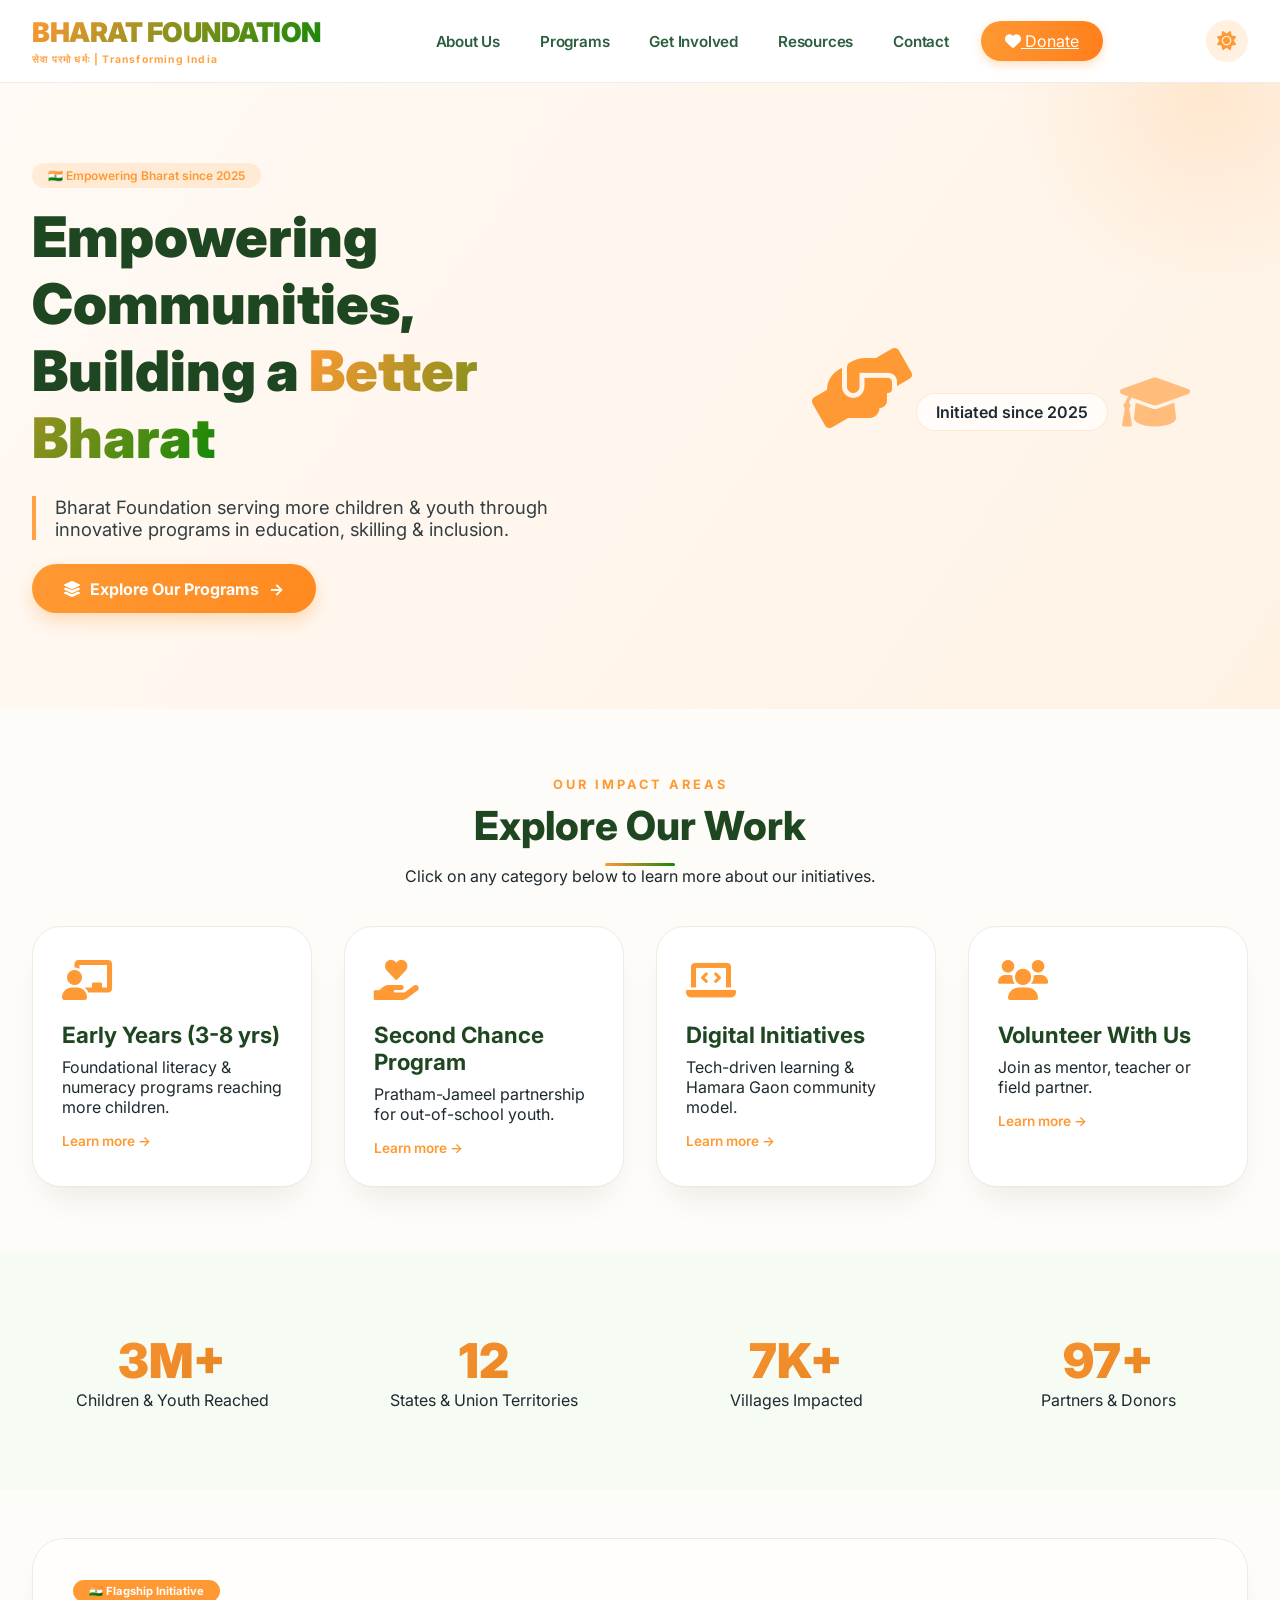
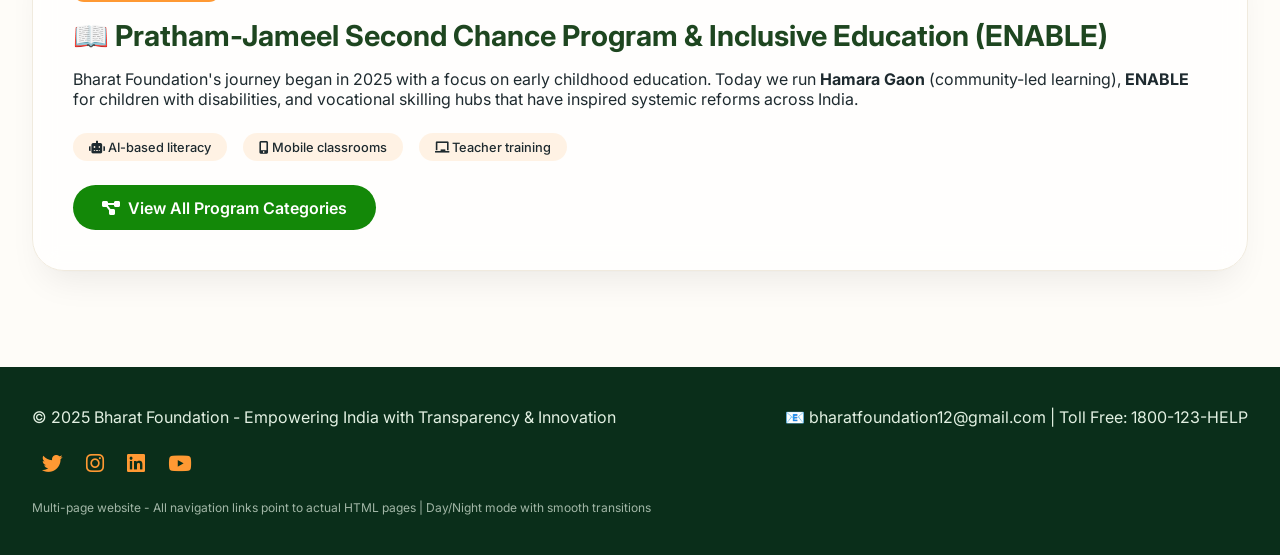
<file: index.html>
<!DOCTYPE html>
<html lang="en">
<head>
  <meta charset="UTF-8">
  <meta name="viewport" content="width=device-width, initial-scale=1.0, user-scalable=yes, viewport-fit=cover">
  <title>Bharat Foundation | Empowering India — Programs & Impact</title>
  <!-- Google Fonts + Font Awesome -->
  <link href="https://fonts.googleapis.com/css2?family=Inter:opsz,wght@14..32,300;14..32,400;14..32,500;14..32,600;14..32,700;14..32,800;14..32,900&display=swap" rel="stylesheet">
  <link rel="stylesheet" href="https://cdnjs.cloudflare.com/ajax/libs/font-awesome/6.0.0-beta3/css/all.min.css">
  <link rel="stylesheet" href="style.css">
  <style>
    /* critical inline fallbacks for smooth loading */
    * { margin: 0; padding: 0; box-sizing: border-box; }
    body { opacity: 1; transition: opacity 0.2s; }
    .preload-transition { transition: none !important; }
  </style>
</head>
<body>

<header>
  <div class="container">
    <div class="navbar">
      <div class="logo">
        <h1>BHARAT FOUNDATION</h1>
        <p>सेवा परमो धर्मः | Transforming India</p>
      </div>
      <ul class="nav-links">
        <li class="nav-item">
          <a href="index.html">About Us</a>
          <div class="dropdown-menu">
            <a href="story.html">Our Story & History</a>
            <a href="vision.html">Mission & Vision</a>
          </div>
        </li>
        <li class="nav-item mega">
          <a href="index.html">Programs</a>
          <div class="mega-menu">
            <div class="mega-col">
              <h4>📚 Education Vertical</h4>
              <a href="elementary-years.html">Elementary Years (8-14 yrs)</a>
              <a href="inclusive-education.html">Inclusive Education (ENABLE)</a>
            </div>
            <div class="mega-col">
              <h4>🎓 Youth & Skilling</h4>
              <a href="vocational-training.html">Vocational Training & Livelihood</a>
            </div>
          </div>
        </li>
        <li class="nav-item">
          <a href="index.html">Get Involved</a>
          <div class="dropdown-menu">
            <a href="volunteer.html">Volunteer With Us</a>
            <a href="donor.html">Become a Donor</a>
          </div>
        </li>
        <li class="nav-item">
          <a href="index.html">Resources</a>
          <div class="dropdown-menu">
            <a href="case-studies.html">Case Studies</a>
            <a href="press-kit.html">Media & Press Kit</a>
          </div>
        </li>
        <li class="nav-item">
          <a href="index.html">Contact</a>
          <div class="dropdown-menu">
            <a href="helpline.html">Partner Helpline</a>
            <a href="media-queries.html">Media Queries</a>
            <a href="feedback.html">Feedback & Grievance</a>
          </div>
        </li>
        <li><a href="donate.html" class="donate-btn-nav"><i class="fas fa-heart"></i> Donate</a></li>
      </ul>
      <div class="theme-toggle-wrapper">
        <button id="darkModeToggle" class="theme-switch" aria-label="Day/Night mode">
          <i class="fas fa-sun"></i>
          <i class="fas fa-moon"></i>
        </button>
      </div>
      <div class="mobile-menu-btn" id="mobileMenuBtn">
        <i class="fas fa-bars"></i>
      </div>
    </div>
  </div>
</header>

<div class="overlay" id="overlay"></div>
<div class="mobile-drawer" id="mobileDrawer">
  <div class="close-drawer" id="closeDrawerBtn">&times;</div>
  <div class="mobile-nav-item"><a href="index.html">🏠 Home</a></div>
  <div class="mobile-nav-item">
    <a href="about.html">📖 About Us</a>
    <div class="mobile-sub">
      <a href="story.html">Our Story</a>
      <a href="vision.html">Mission & Vision</a>
    </div>
  </div>
  <div class="mobile-nav-item">
    <a href="index.html">📚 Programs</a>
    <div class="mobile-sub">
      <a href="elementary-years.html">Elementary Years</a>
      <a href="inclusive-education.html">ENABLE</a>
      <a href="vocational-training.html">Vocational</a>
    </div>
  </div>
  <div class="mobile-nav-item">
    <a href="index.html">🤝 Get Involved</a>
    <div class="mobile-sub">
      <a href="volunteer.html">Volunteer</a>
      <a href="donor.html">Donate</a>
    </div>
  </div>
  <div class="mobile-nav-item">
    <a href="index.html">📄 Resources</a>
    <div class="mobile-sub">
      <a href="toolkits.html">Toolkits</a>
      <a href="press-kit.html">Media</a>
    </div>
  </div>
  <div class="mobile-nav-item">
    <a href="index.html">📞 Contact</a>
    <div class="mobile-sub">
      <a href="helpline.html">Helpline</a>
      <a href="feedback.html">Feedback</a>
    </div>
  </div>
  <a href="donate.html" class="mobile-donate-btn">❤️ Donate Now</a>
</div>

<main>
  <!-- Hero Section with floating elements and parallax style animation -->
  <section class="hero">
    <div class="hero-bg-shape"></div>
    <div class="container hero-grid">
      <div class="hero-text" data-aos="fade-up">
        <div class="hero-badge">🇮🇳 Empowering Bharat since 2025</div>
        <h2>Empowering Communities,<br>Building a <span class="gradient-text">Better Bharat</span></h2>
        <div class="tagline">Bharat Foundation serving more children & youth through innovative programs in education, skilling & inclusion.</div>
        <a href="programs.html" class="btn-primary" id="exploreProgramsBtn"><i class="fas fa-layer-group"></i> Explore Our Programs <span class="btn-arrow">→</span></a>
      </div>
      <div class="hero-image">
        <div class="floating-icon"><i class="fas fa-hands-helping"></i></div>
        <div class="floating-icon second"><i class="fas fa-graduation-cap"></i></div>
        <div class="stat-badge">Initiated since 2025</div>
      </div>
    </div>
  </section>

  <!-- Dynamic Categories Showcase - Animated cards with hover magnetism -->
  <section id="categoriesDisplaySection" class="categories-section">
    <div class="container">
      <div class="section-header">
        <span class="section-subtitle">Our Impact Areas</span>
        <h2 class="section-title" id="dynamicSectionTitle">Explore Our Work</h2>
        <p id="dynamicSubtext">Click on any category below to learn more about our initiatives.</p>
      </div>
      <div id="categoriesContainer" class="category-grid-demo">
        <a href="early-years.html" class="demo-cat-card">
          <div class="card-icon"><i class="fas fa-chalkboard-user"></i></div>
          <h3>Early Years (3-8 yrs)</h3>
          <p>Foundational literacy & numeracy programs reaching more children.</p>
          <span class="card-link-hint">Learn more →</span>
          <div class="card-shine"></div>
        </a>
        <a href="second-chance.html" class="demo-cat-card">
          <div class="card-icon"><i class="fas fa-hand-holding-heart"></i></div>
          <h3>Second Chance Program</h3>
          <p>Pratham-Jameel partnership for out-of-school youth.</p>
          <span class="card-link-hint">Learn more →</span>
          <div class="card-shine"></div>
        </a>
        <a href="digital-initiatives.html" class="demo-cat-card">
          <div class="card-icon"><i class="fas fa-laptop-code"></i></div>
          <h3>Digital Initiatives</h3>
          <p>Tech-driven learning & Hamara Gaon community model.</p>
          <span class="card-link-hint">Learn more →</span>
          <div class="card-shine"></div>
        </a>
        <a href="volunteer.html" class="demo-cat-card">
          <div class="card-icon"><i class="fas fa-users"></i></div>
          <h3>Volunteer With Us</h3>
          <p>Join as mentor, teacher or field partner.</p>
          <span class="card-link-hint">Learn more →</span>
          <div class="card-shine"></div>
        </a>
      </div>
    </div>
  </section>

  <!-- Stats / Impact preview with animated counters -->
  <section class="stats-section">
    <div class="container">
      <div class="stats-flex">
        <div class="stat-item"><h2 class="stat-number" data-target="7">0M+</h2><p>Children & Youth Reached</p></div>
        <div class="stat-item"><h2 class="stat-number" data-target="26">0</h2><p>States & Union Territories</p></div>
        <div class="stat-item"><h2 class="stat-number" data-target="15">0K+</h2><p>Villages Impacted</p></div>
        <div class="stat-item"><h2 class="stat-number" data-target="200">0+</h2><p>Partners & Donors</p></div>
      </div>
    </div>
  </section>

  <!-- Education Program Highlight - Interactive glass card -->
  <section class="highlight-section">
    <div class="container">
      <div class="highlight-card glass-effect">
        <div class="highlight-badge">🇮🇳 Flagship Initiative</div>
        <h3>📖 Pratham-Jameel Second Chance Program & Inclusive Education (ENABLE)</h3>
        <p>Bharat Foundation's journey began in 2025 with a focus on early childhood education. Today we run <strong>Hamara Gaon</strong> (community-led learning), <strong>ENABLE</strong> for children with disabilities, and vocational skilling hubs that have inspired systemic reforms across India.</p>
        <div class="highlight-tags">
          <span><i class="fas fa-robot"></i> AI-based literacy</span>
          <span><i class="fas fa-mobile-alt"></i> Mobile classrooms</span>
          <span><i class="fas fa-chalkboard"></i> Teacher training</span>
        </div>
        <a href="programs.html" class="btn-secondary"><i class="fas fa-diagram-project"></i> View All Program Categories</a>
      </div>
    </div>
  </section>
</main>

<footer>
  <div class="container">
    <div class="footer-grid">
      <div><p>© 2025 Bharat Foundation - Empowering India with Transparency & Innovation</p></div>
      <div><p>📧 bharatfoundation12@gmail.com | Toll Free: 1800-123-HELP</p></div>
      <div class="social-icons">
        <a href="#" aria-label="Twitter"><i class="fab fa-twitter"></i></a>
        <a href="#" aria-label="Instagram"><i class="fab fa-instagram"></i></a>
        <a href="#" aria-label="LinkedIn"><i class="fab fa-linkedin"></i></a>
        <a href="#" aria-label="Youtube"><i class="fab fa-youtube"></i></a>
      </div>
    </div>
    <p style="margin-top: 1.5rem; font-size:0.75rem; opacity:0.7;">Multi-page website - All navigation links point to actual HTML pages | Day/Night mode with smooth transitions</p>
  </div>
</footer>

<script>
  // Enhanced mobile drawer + interactive animations, counter, and theme
  (function() {
    // Mobile drawer
    const mobileBtn = document.getElementById('mobileMenuBtn');
    const drawer = document.getElementById('mobileDrawer');
    const overlayDiv = document.getElementById('overlay');
    const closeBtn = document.getElementById('closeDrawerBtn');
    function closeMobileDrawer() { if(overlayDiv) overlayDiv.style.display = 'none'; if(drawer) drawer.style.left = '-100%'; document.body.style.overflow = ''; }
    function openMobileDrawer() { if(drawer) drawer.style.left = '0'; if(overlayDiv) overlayDiv.style.display = 'block'; document.body.style.overflow = 'hidden'; }
    if(mobileBtn) mobileBtn.addEventListener('click', openMobileDrawer);
    if(closeBtn) closeBtn.addEventListener('click', closeMobileDrawer);
    if(overlayDiv) overlayDiv.addEventListener('click', closeMobileDrawer);
    document.querySelectorAll('.mobile-drawer a').forEach(link => link.addEventListener('click', () => setTimeout(closeMobileDrawer, 100)));

    // Dark Mode Toggle with smooth transition
    const toggleBtn = document.getElementById('darkModeToggle');
    const setTheme = (isDark) => {
      if(isDark) {
        document.body.classList.add('dark-theme');
        localStorage.setItem('bharat-theme', 'dark');
        if(toggleBtn) toggleBtn.classList.add('dark-active');
      } else {
        document.body.classList.remove('dark-theme');
        localStorage.setItem('bharat-theme', 'light');
        if(toggleBtn) toggleBtn.classList.remove('dark-active');
      }
    };
    const loadTheme = () => {
      const saved = localStorage.getItem('bharat-theme');
      const prefersDark = window.matchMedia('(prefers-color-scheme: dark)').matches;
      if(saved === 'dark') setTheme(true);
      else if(saved === 'light') setTheme(false);
      else if(prefersDark) setTheme(true);
      else setTheme(false);
    };
    if(toggleBtn) toggleBtn.addEventListener('click', () => setTheme(!document.body.classList.contains('dark-theme')));
    loadTheme();

    // Counter Animation (stats)
    const statNumbers = document.querySelectorAll('.stat-number');
    const animateNumbers = () => {
      statNumbers.forEach(el => {
        const targetText = el.getAttribute('data-target');
        if(!targetText) return;
        let targetVal = parseFloat(targetText);
        const suffix = el.innerText.includes('M+') ? 'M+' : (el.innerText.includes('K+') ? 'K+' : (el.innerText.includes('+') ? '+' : ''));
        let current = 0;
        const increment = targetVal / 45;
        const updateCounter = () => {
          current += increment;
          if(current < targetVal) {
            let display = Math.floor(current);
            if(suffix === 'M+') el.innerText = display + 'M+';
            else if(suffix === 'K+') el.innerText = display + 'K+';
            else el.innerText = display + (suffix === '+' ? '+' : '');
            requestAnimationFrame(updateCounter);
          } else {
            if(suffix === 'M+') el.innerText = targetVal + 'M+';
            else if(suffix === 'K+') el.innerText = targetVal + 'K+';
            else el.innerText = targetVal + (suffix === '+' ? '+' : '');
          }
        };
        updateCounter();
      });
    };
    // Intersection Observer for stats
    const statsSection = document.querySelector('.stats-section');
    let counted = false;
    const observer = new IntersectionObserver((entries) => {
      entries.forEach(entry => {
        if(entry.isIntersecting && !counted) {
          counted = true;
          animateNumbers();
        }
      });
    }, { threshold: 0.4 });
    if(statsSection) observer.observe(statsSection);

    // Magnetic hover effect on cards (enhanced)
    const cards = document.querySelectorAll('.demo-cat-card');
    cards.forEach(card => {
      card.addEventListener('mousemove', (e) => {
        const rect = card.getBoundingClientRect();
        const x = e.clientX - rect.left;
        const y = e.clientY - rect.top;
        const centerX = rect.width/2;
        const centerY = rect.height/2;
        const rotateX = (y - centerY) / 20;
        const rotateY = (centerX - x) / 20;
        card.style.transform = `perspective(800px) rotateX(${rotateX}deg) rotateY(${rotateY}deg) translateY(-6px)`;
      });
      card.addEventListener('mouseleave', () => {
        card.style.transform = 'perspective(800px) rotateX(0deg) rotateY(0deg) translateY(0px)';
      });
    });

    // Floating background hero effect + subtle parallax on scroll
    window.addEventListener('scroll', () => {
      const hero = document.querySelector('.hero');
      if(hero) {
        const scrolled = window.pageYOffset;
        hero.style.transform = `translateY(${scrolled * 0.03}px)`;
      }
    });

    // Additional micro-interactions: navbar underline animation + mobile close on resize
    window.addEventListener('resize', () => {
      if(window.innerWidth > 900) closeMobileDrawer();
    });
    // smooth anchor any btn
    const exploreBtn = document.getElementById('exploreProgramsBtn');
    if(exploreBtn && exploreBtn.getAttribute('href') === 'programs.html') { /* keep original */ }
    
    // Preload subtle floating icons animation
    const floatingIcons = document.querySelectorAll('.floating-icon');
    floatingIcons.forEach((icon, idx) => {
      icon.style.animationDelay = `${idx * 0.5}s`;
    });
  })();
</script>
</body>
</html>
</file>
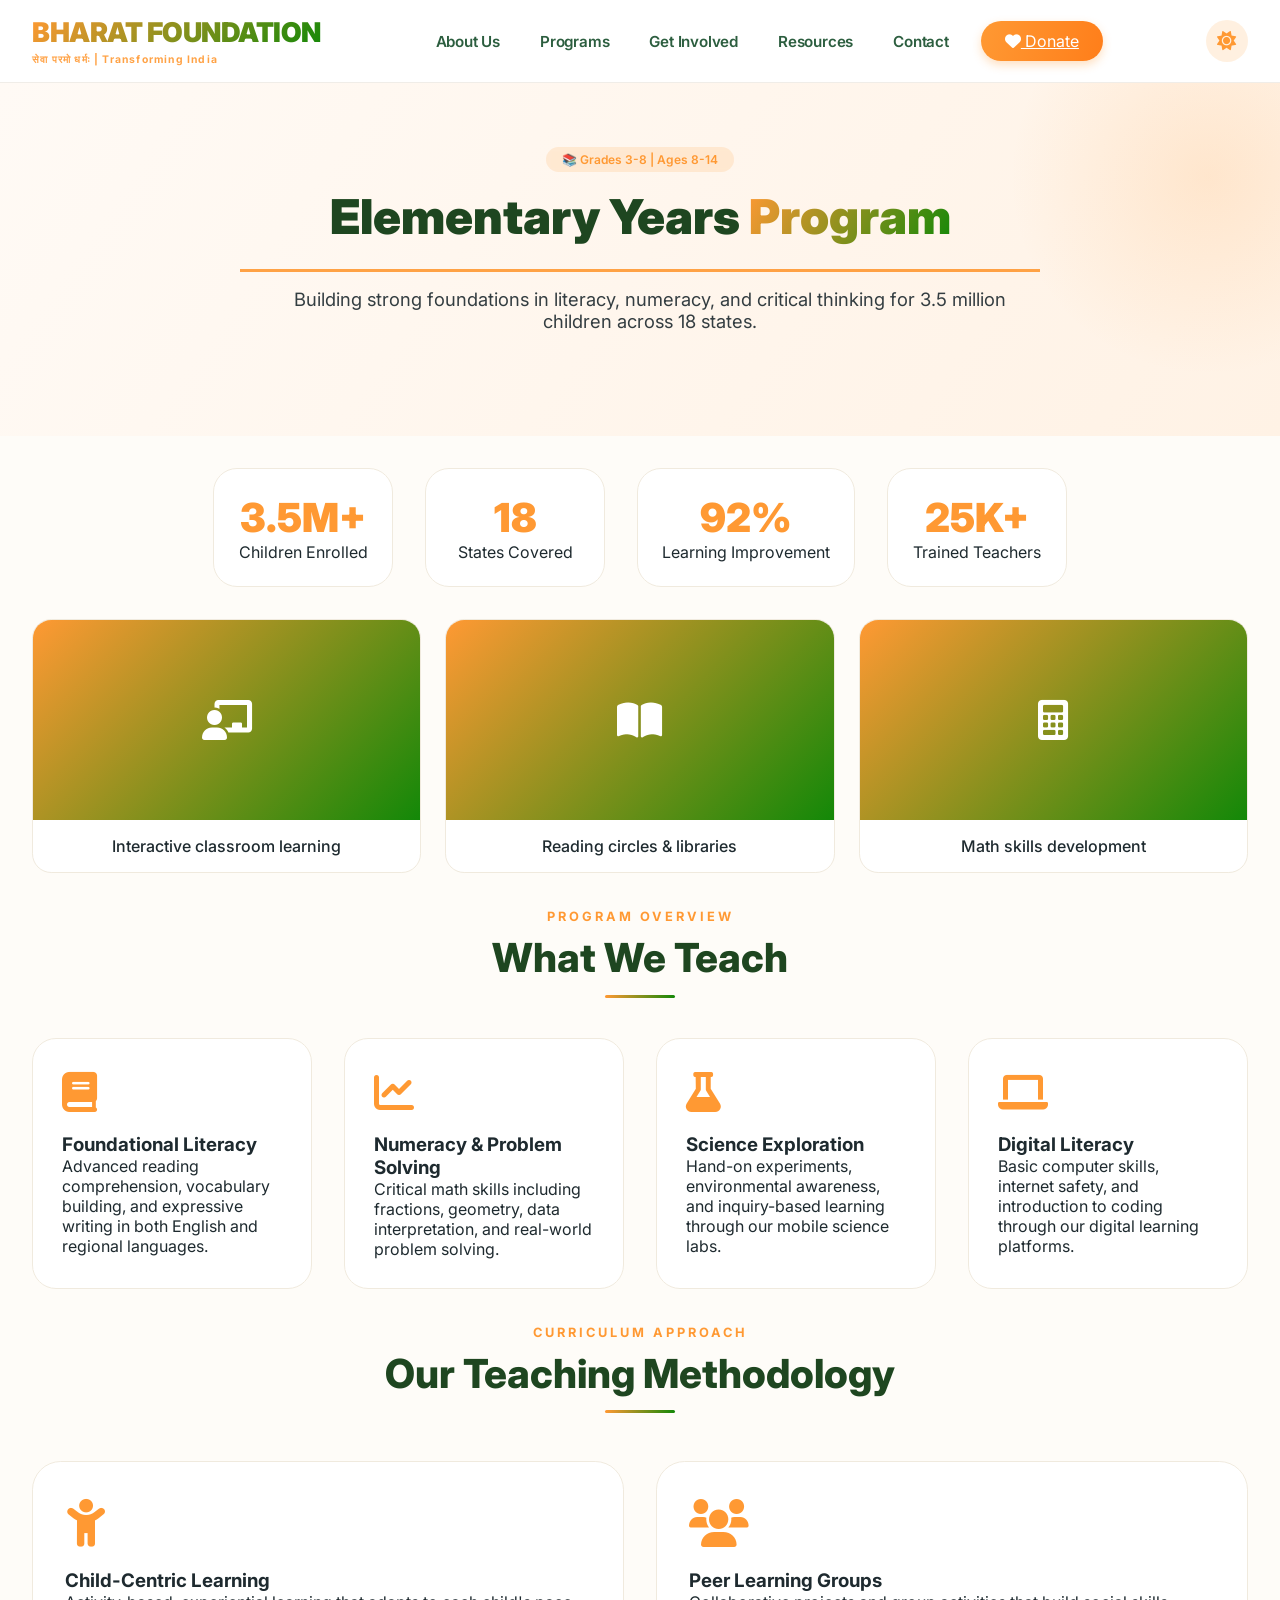
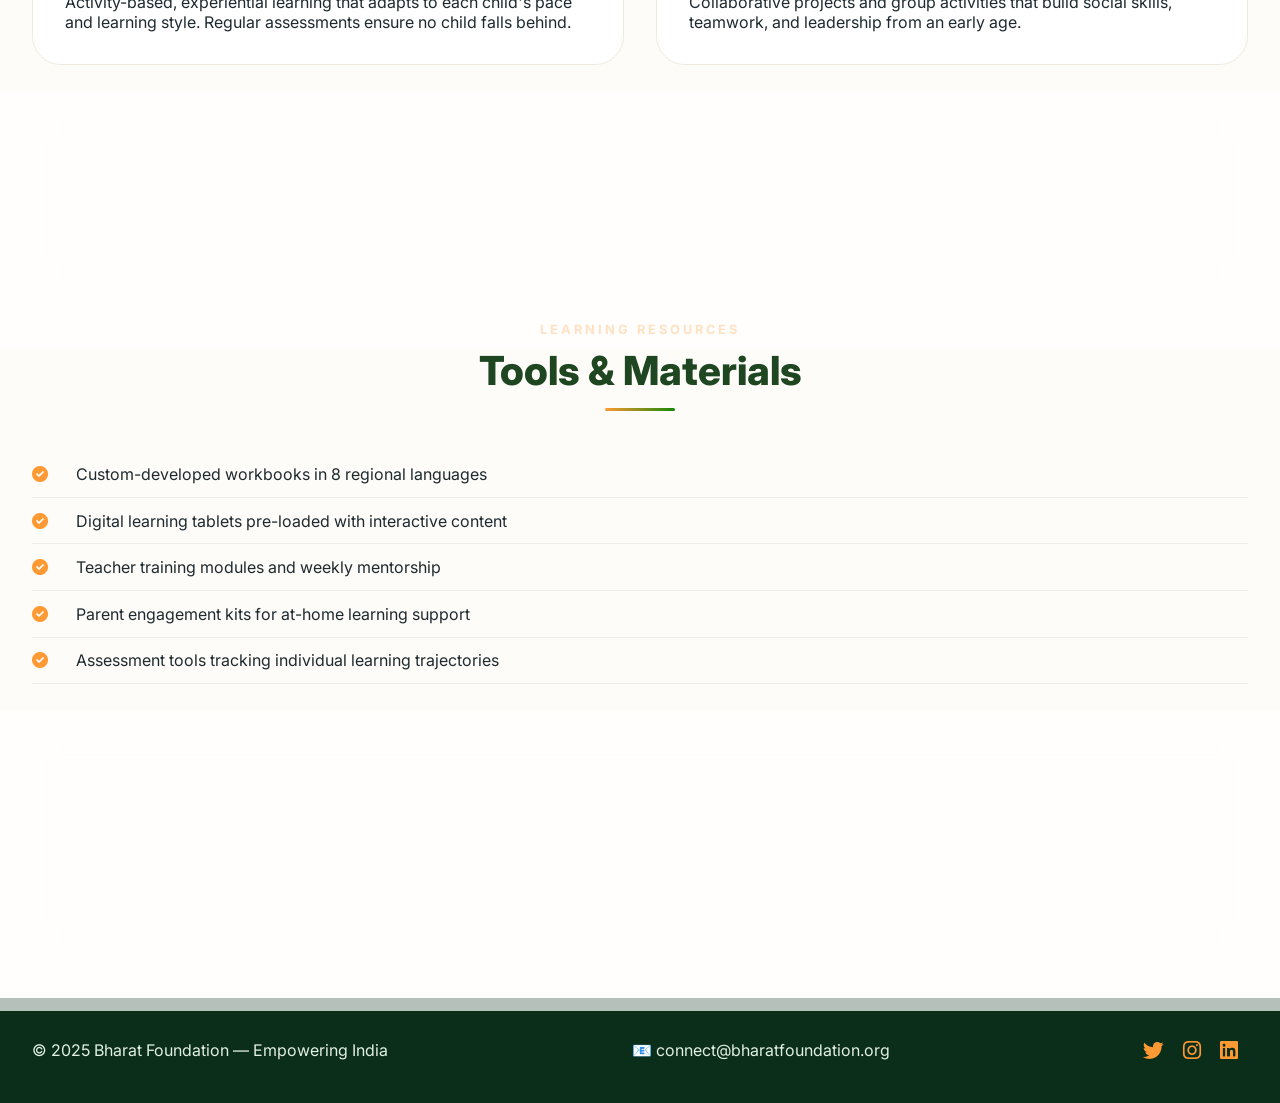
<file: elementary-years.html>
<!DOCTYPE html>
<html lang="en">
<head>
  <meta charset="UTF-8">
  <meta name="viewport" content="width=device-width, initial-scale=1.0, user-scalable=yes, viewport-fit=cover">
  <title>Elementary Years (8-14 yrs) | Bharat Foundation</title>
  <link href="https://fonts.googleapis.com/css2?family=Inter:opsz,wght@14..32,300;14..32,400;14..32,500;14..32,600;14..32,700;14..32,800;14..32,900&display=swap" rel="stylesheet">
  <link rel="stylesheet" href="https://cdnjs.cloudflare.com/ajax/libs/font-awesome/6.0.0-beta3/css/all.min.css">
  <link rel="stylesheet" href="style.css">
  <style>
    .program-hero { background: linear-gradient(125deg, var(--hero-gradient-start) 0%, var(--hero-gradient-end) 100%); padding: 4rem 0 5rem; position: relative; overflow: hidden; }
    .program-stats { display: flex; flex-wrap: wrap; gap: 2rem; justify-content: center; margin: 2rem 0; }
    .program-stat-card { background: var(--card-bg); border-radius: 1.5rem; padding: 1.5rem; text-align: center; min-width: 180px; border: 1px solid var(--card-border); }
    .program-stat-number { font-size: 2.5rem; font-weight: 900; color: #FF9933; }
    .feature-grid { display: grid; grid-template-columns: repeat(auto-fit, minmax(280px, 1fr)); gap: 2rem; margin: 2rem 0; }
    .feature-card { background: var(--card-bg); border-radius: 1.5rem; padding: 1.8rem; border: 1px solid var(--card-border); transition: all 0.3s; }
    .feature-card:hover { transform: translateY(-5px); border-color: #FF9933; }
    .feature-icon { font-size: 2.5rem; color: #FF9933; margin-bottom: 1rem; }
    .impact-number { font-size: 2rem; font-weight: 800; background: linear-gradient(135deg, #FF9933, #138808); -webkit-background-clip: text; background-clip: text; color: transparent; }
    .image-showcase { display: grid; grid-template-columns: repeat(auto-fit, minmax(260px, 1fr)); gap: 1.5rem; margin: 2rem 0; }
    .program-img-card { background: var(--card-bg); border-radius: 1.2rem; overflow: hidden; border: 1px solid var(--card-border); transition: all 0.3s; }
    .program-img-card:hover { transform: scale(1.02); }
    .img-placeholder { width: 100%; height: 200px; background: linear-gradient(135deg, #FF9933, #138808); display: flex; align-items: center; justify-content: center; color: white; font-size: 2.5rem; }
    .img-caption { padding: 1rem; text-align: center; font-weight: 500; }
    .curriculum-list { list-style: none; padding: 0; }
    .curriculum-list li { padding: 0.8rem 0; border-bottom: 1px solid var(--border-light); display: flex; align-items: center; gap: 1rem; }
    .curriculum-list li i { color: #FF9933; width: 28px; }
    .animate-on-scroll { animation: fadeInUp 0.6s ease-out forwards; opacity: 0; }
    @keyframes fadeInUp { from { opacity: 0; transform: translateY(30px); } to { opacity: 1; transform: translateY(0); } }
  </style>
</head>
<body>

<header>
  <div class="container">
    <div class="navbar">
      <div class="logo"><h1>BHARAT FOUNDATION</h1><p>सेवा परमो धर्मः | Transforming India</p></div>
      <ul class="nav-links">
        <li class="nav-item"><a href="index.html">About Us</a><div class="dropdown-menu"><a href="story.html">Our Story</a><a href="vision.html">Mission & Vision</a></div></li>
        <li class="nav-item mega"><a href="index.html">Programs</a><div class="mega-menu"><div class="mega-col"><h4>📚 Education</h4><a href="elementary-years.html">Elementary Years</a><a href="inclusive-education.html">Inclusive Education</a></div><div class="mega-col"><h4>🎓 Skilling</h4><a href="vocational-training.html">Vocational Training</a></div></div></li>
        <li class="nav-item"><a href="index.html">Get Involved</a><div class="dropdown-menu"><a href="volunteer.html">Volunteer</a><a href="donor.html">Donor</a></div></li>
        <li class="nav-item"><a href="index.html">Resources</a><div class="dropdown-menu"><a href="toolkits.html">Toolkits</a><a href="press-kit.html">Press Kit</a></div></li>
        <li class="nav-item"><a href="index.html">Contact</a><div class="dropdown-menu"><a href="helpline.html">Helpline</a><a href="feedback.html">Feedback</a></div></li>
        <li><a href="donate.html" class="donate-btn-nav"><i class="fas fa-heart"></i> Donate</a></li>
      </ul>
      <div class="theme-toggle-wrapper"><button id="darkModeToggle" class="theme-switch"><i class="fas fa-sun"></i><i class="fas fa-moon"></i></button></div>
      <div class="mobile-menu-btn" id="mobileMenuBtn"><i class="fas fa-bars"></i></div>
    </div>
  </div>
</header>

<div class="overlay" id="overlay"></div>
<div class="mobile-drawer" id="mobileDrawer">
  <div class="close-drawer" id="closeDrawerBtn">&times;</div>
  <div class="mobile-nav-item"><a href="index.html">🏠 Home</a></div>
  <div class="mobile-nav-item"><a href="about.html">📖 About Us</a><div class="mobile-sub"><a href="story.html">Our Story</a><a href="vision.html">Mission</a></div></div>
  <div class="mobile-nav-item"><a href="programs.html">📚 Programs</a><div class="mobile-sub"><a href="elementary-years.html">Elementary Years</a><a href="inclusive-education.html">ENABLE</a><a href="vocational-training.html">Vocational</a></div></div>
  <div class="mobile-nav-item"><a href="get-involved.html">🤝 Get Involved</a></div>
  <div class="mobile-nav-item"><a href="resources.html">📄 Resources</a></div>
  <div class="mobile-nav-item"><a href="contact.html">📞 Contact</a></div>
  <a href="donate.html" class="mobile-donate-btn">❤️ Donate Now</a>
</div>

<main>
  <section class="program-hero">
    <div class="hero-bg-shape"></div>
    <div class="container">
      <div class="hero-text" style="max-width: 800px; margin: 0 auto; text-align: center;">
        <div class="hero-badge">📚 Grades 3-8 | Ages 8-14</div>
        <h2 style="font-size: clamp(2rem, 5vw, 3rem);">Elementary Years <span class="gradient-text">Program</span></h2>
        <div class="tagline" style="border-left: none; border-top: 3px solid #FF9933; padding-top: 1rem; display: inline-block;">Building strong foundations in literacy, numeracy, and critical thinking for 3.5 million children across 18 states.</div>
      </div>
    </div>
  </section>

  <div class="container">
    <div class="program-stats">
      <div class="program-stat-card animate-on-scroll"><div class="program-stat-number">3.5M+</div><p>Children Enrolled</p></div>
      <div class="program-stat-card animate-on-scroll"><div class="program-stat-number">18</div><p>States Covered</p></div>
      <div class="program-stat-card animate-on-scroll"><div class="program-stat-number">92%</div><p>Learning Improvement</p></div>
      <div class="program-stat-card animate-on-scroll"><div class="program-stat-number">25K+</div><p>Trained Teachers</p></div>
    </div>

    <div class="image-showcase">
      <div class="program-img-card"><div class="img-placeholder"><i class="fas fa-chalkboard-user"></i></div><div class="img-caption">Interactive classroom learning</div></div>
      <div class="program-img-card"><div class="img-placeholder"><i class="fas fa-book-open"></i></div><div class="img-caption">Reading circles & libraries</div></div>
      <div class="program-img-card"><div class="img-placeholder"><i class="fas fa-calculator"></i></div><div class="img-caption">Math skills development</div></div>
    </div>

    <div class="section-header"><span class="section-subtitle">Program Overview</span><h2 class="section-title">What We Teach</h2></div>
    <div class="feature-grid">
      <div class="feature-card animate-on-scroll"><div class="feature-icon"><i class="fas fa-book"></i></div><h3>Foundational Literacy</h3><p>Advanced reading comprehension, vocabulary building, and expressive writing in both English and regional languages.</p></div>
      <div class="feature-card animate-on-scroll"><div class="feature-icon"><i class="fas fa-chart-line"></i></div><h3>Numeracy & Problem Solving</h3><p>Critical math skills including fractions, geometry, data interpretation, and real-world problem solving.</p></div>
      <div class="feature-card animate-on-scroll"><div class="feature-icon"><i class="fas fa-flask"></i></div><h3>Science Exploration</h3><p>Hand-on experiments, environmental awareness, and inquiry-based learning through our mobile science labs.</p></div>
      <div class="feature-card animate-on-scroll"><div class="feature-icon"><i class="fas fa-laptop"></i></div><h3>Digital Literacy</h3><p>Basic computer skills, internet safety, and introduction to coding through our digital learning platforms.</p></div>
    </div>

    <div class="section-header"><span class="section-subtitle">Curriculum Approach</span><h2 class="section-title">Our Teaching Methodology</h2></div>
    <div class="mission-vision-grid" style="display: grid; grid-template-columns: repeat(auto-fit, minmax(300px,1fr)); gap: 2rem;">
      <div class="mv-card animate-on-scroll"><div class="mv-icon"><i class="fas fa-child"></i></div><h3>Child-Centric Learning</h3><p>Activity-based, experiential learning that adapts to each child's pace and learning style. Regular assessments ensure no child falls behind.</p></div>
      <div class="mv-card animate-on-scroll"><div class="mv-icon"><i class="fas fa-users"></i></div><h3>Peer Learning Groups</h3><p>Collaborative projects and group activities that build social skills, teamwork, and leadership from an early age.</p></div>
    </div>

    <div class="highlight-card glass-effect animate-on-scroll" style="margin: 2rem 0;">
      <h3 style="color: #FF9933;">🎯 Impact Highlight</h3>
      <p>Students in our Elementary Years program show <strong>92% improvement</strong> in reading fluency and <strong>88% improvement</strong> in math problem-solving within 12 months of enrollment. Over 250,000 students have successfully transitioned to secondary education with our support.</p>
    </div>

    <div class="section-header"><span class="section-subtitle">Learning Resources</span><h2 class="section-title">Tools & Materials</h2></div>
    <ul class="curriculum-list" style="margin-bottom: 3rem;">
      <li><i class="fas fa-check-circle"></i> Custom-developed workbooks in 8 regional languages</li>
      <li><i class="fas fa-check-circle"></i> Digital learning tablets pre-loaded with interactive content</li>
      <li><i class="fas fa-check-circle"></i> Teacher training modules and weekly mentorship</li>
      <li><i class="fas fa-check-circle"></i> Parent engagement kits for at-home learning support</li>
      <li><i class="fas fa-check-circle"></i> Assessment tools tracking individual learning trajectories</li>
    </ul>

    <div class="highlight-card glass-effect" style="text-align: center; margin-bottom: 3rem;">
      <h3>Be Part of a Child's Learning Journey</h3>
      <p style="margin: 1rem 0;">Sponsor a child's elementary education or volunteer as a teaching mentor.</p>
      <a href="donate.html" class="btn-primary"><i class="fas fa-heart"></i> Support a Child Today</a>
    </div>
  </div>
</main>

<footer><div class="container"><div class="footer-grid"><div><p>© 2025 Bharat Foundation — Empowering India</p></div><div><p>📧 connect@bharatfoundation.org</p></div><div class="social-icons"><a href="#"><i class="fab fa-twitter"></i></a><a href="#"><i class="fab fa-instagram"></i></a><a href="#"><i class="fab fa-linkedin"></i></a></div></div></div></footer>

<script>
  (function() {
    const mobileBtn = document.getElementById('mobileMenuBtn'), drawer = document.getElementById('mobileDrawer'), overlayDiv = document.getElementById('overlay'), closeBtn = document.getElementById('closeDrawerBtn');
    function closeDrawer() { if(overlayDiv) overlayDiv.style.display = 'none'; if(drawer) drawer.style.left = '-100%'; document.body.style.overflow = ''; }
    function openDrawer() { if(drawer) drawer.style.left = '0'; if(overlayDiv) overlayDiv.style.display = 'block'; document.body.style.overflow = 'hidden'; }
    if(mobileBtn) mobileBtn.addEventListener('click', openDrawer);
    if(closeBtn) closeBtn.addEventListener('click', closeDrawer);
    if(overlayDiv) overlayDiv.addEventListener('click', closeDrawer);
    document.querySelectorAll('.mobile-drawer a').forEach(link => link.addEventListener('click', () => setTimeout(closeDrawer, 100)));
    const toggleBtn = document.getElementById('darkModeToggle');
    const setTheme = (isDark) => { if(isDark) { document.body.classList.add('dark-theme'); localStorage.setItem('bharat-theme', 'dark'); } else { document.body.classList.remove('dark-theme'); localStorage.setItem('bharat-theme', 'light'); } };
    const saved = localStorage.getItem('bharat-theme'), prefersDark = window.matchMedia('(prefers-color-scheme: dark)').matches;
    if(saved === 'dark') setTheme(true); else if(saved === 'light') setTheme(false); else if(prefersDark) setTheme(true); else setTheme(false);
    if(toggleBtn) toggleBtn.addEventListener('click', () => setTheme(!document.body.classList.contains('dark-theme')));
    const animated = document.querySelectorAll('.animate-on-scroll');
    const observer = new IntersectionObserver((entries) => { entries.forEach(e => { if(e.isIntersecting) { e.target.style.opacity = '1'; observer.unobserve(e.target); } }); }, { threshold: 0.1 });
    animated.forEach(el => observer.observe(el));
  })();
</script>
</body>
</html>
</file>
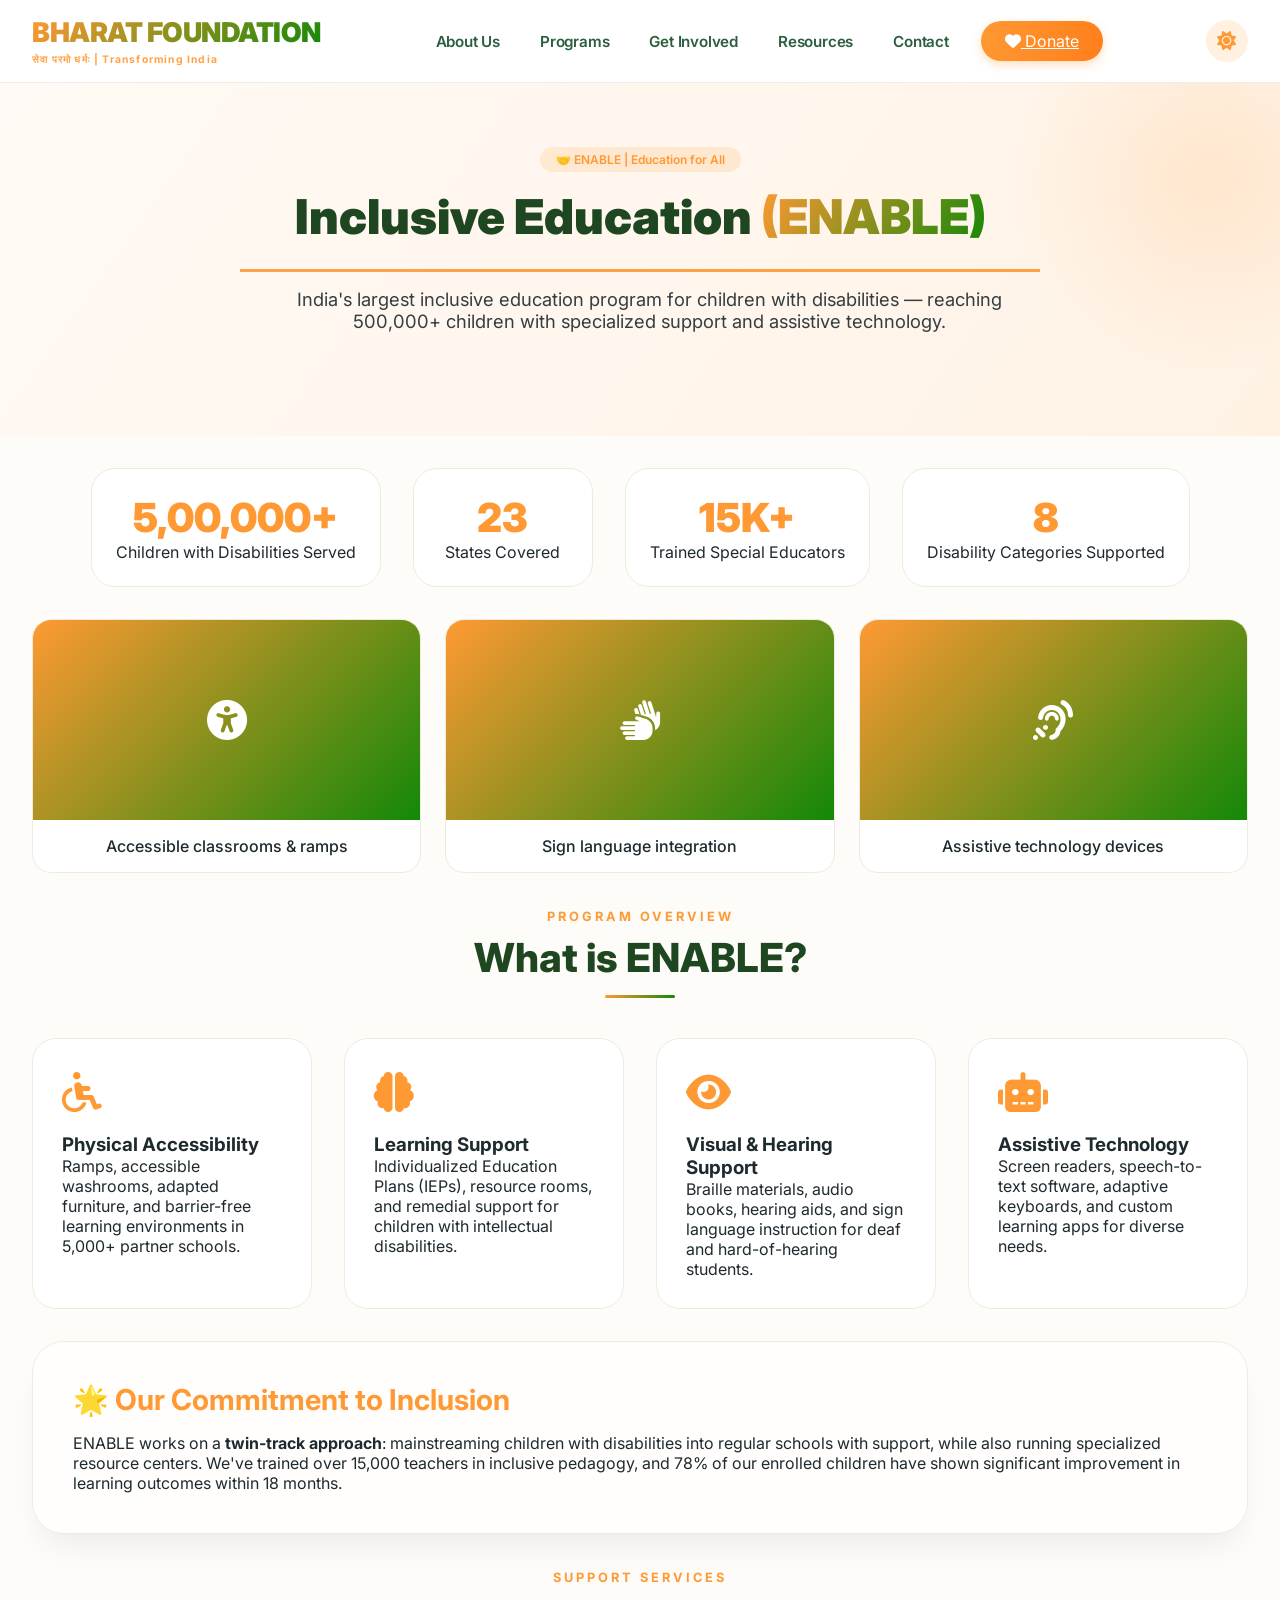
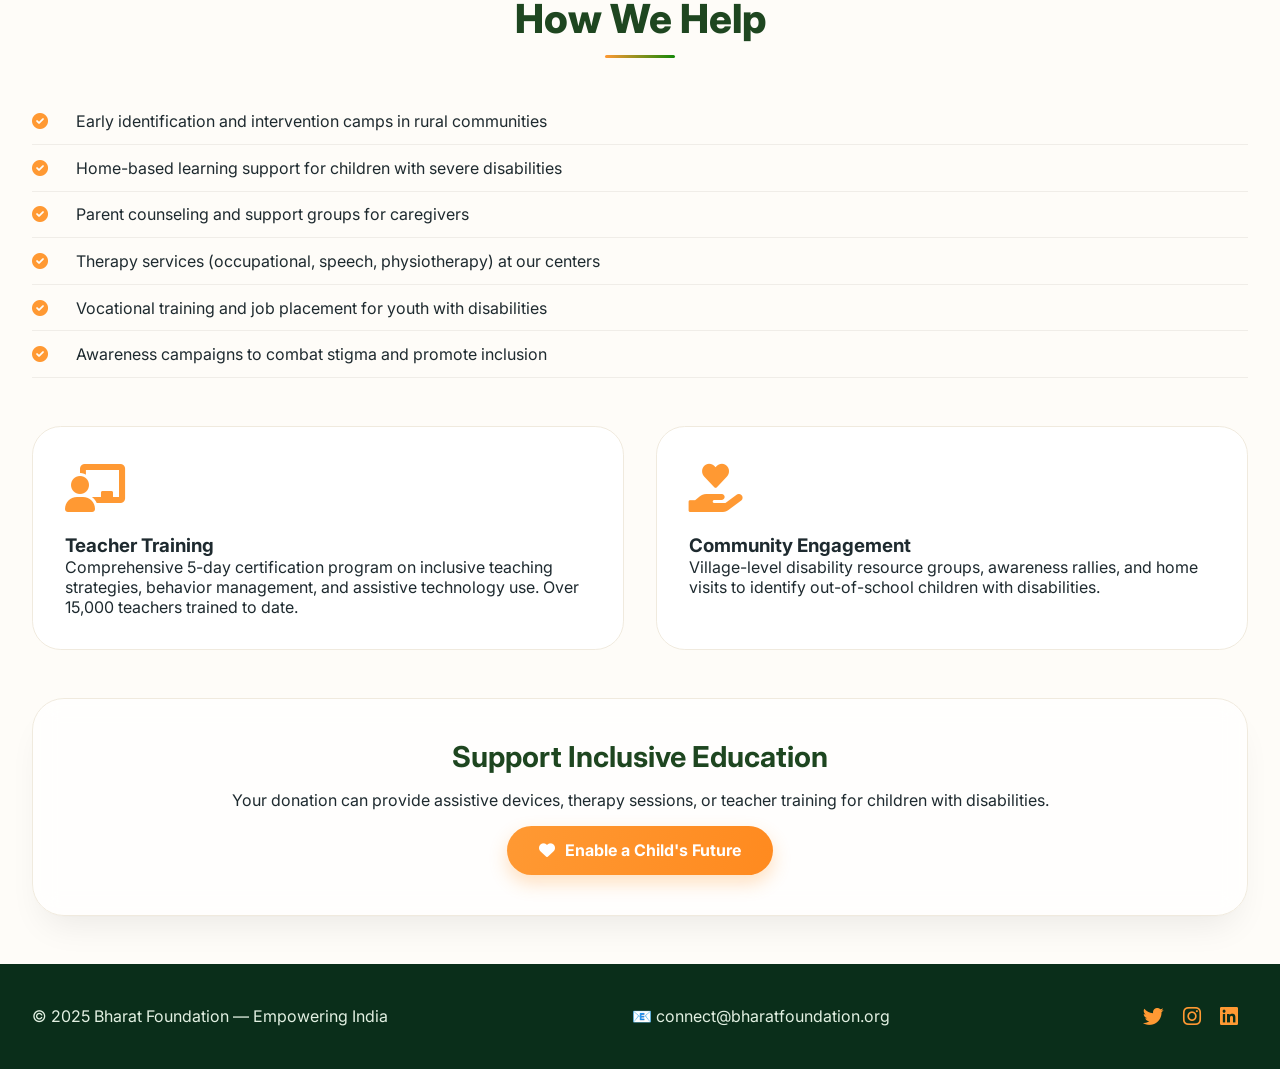
<file: inclusive-education.html>
<!DOCTYPE html>
<html lang="en">
<head>
  <meta charset="UTF-8">
  <meta name="viewport" content="width=device-width, initial-scale=1.0, user-scalable=yes, viewport-fit=cover">
  <title>Inclusive Education | Bharat Foundation</title>
  <link href="https://fonts.googleapis.com/css2?family=Inter:opsz,wght@14..32,300;14..32,400;14..32,500;14..32,600;14..32,700;14..32,800;14..32,900&display=swap" rel="stylesheet">
  <link rel="stylesheet" href="https://cdnjs.cloudflare.com/ajax/libs/font-awesome/6.0.0-beta3/css/all.min.css">
  <link rel="stylesheet" href="style.css">
  <style>
    .program-hero { background: linear-gradient(125deg, var(--hero-gradient-start) 0%, var(--hero-gradient-end) 100%); padding: 4rem 0 5rem; position: relative; overflow: hidden; }
    .program-stats { display: flex; flex-wrap: wrap; gap: 2rem; justify-content: center; margin: 2rem 0; }
    .program-stat-card { background: var(--card-bg); border-radius: 1.5rem; padding: 1.5rem; text-align: center; min-width: 180px; border: 1px solid var(--card-border); }
    .program-stat-number { font-size: 2.5rem; font-weight: 900; color: #FF9933; }
    .feature-grid { display: grid; grid-template-columns: repeat(auto-fit, minmax(280px, 1fr)); gap: 2rem; margin: 2rem 0; }
    .feature-card { background: var(--card-bg); border-radius: 1.5rem; padding: 1.8rem; border: 1px solid var(--card-border); transition: all 0.3s; }
    .feature-card:hover { transform: translateY(-5px); border-color: #FF9933; }
    .feature-icon { font-size: 2.5rem; color: #FF9933; margin-bottom: 1rem; }
    .image-showcase { display: grid; grid-template-columns: repeat(auto-fit, minmax(260px, 1fr)); gap: 1.5rem; margin: 2rem 0; }
    .program-img-card { background: var(--card-bg); border-radius: 1.2rem; overflow: hidden; border: 1px solid var(--card-border); transition: all 0.3s; }
    .program-img-card:hover { transform: scale(1.02); }
    .img-placeholder { width: 100%; height: 200px; background: linear-gradient(135deg, #FF9933, #138808); display: flex; align-items: center; justify-content: center; color: white; font-size: 2.5rem; }
    .img-caption { padding: 1rem; text-align: center; font-weight: 500; }
    .service-list { list-style: none; padding: 0; }
    .service-list li { padding: 0.8rem 0; border-bottom: 1px solid var(--border-light); display: flex; align-items: center; gap: 1rem; }
    .service-list li i { color: #FF9933; width: 28px; }
    .animate-on-scroll { animation: fadeInUp 0.6s ease-out forwards; opacity: 0; }
    @keyframes fadeInUp { from { opacity: 0; transform: translateY(30px); } to { opacity: 1; transform: translateY(0); } }
  </style>
</head>
<body>

<header>
  <div class="container">
    <div class="navbar">
      <div class="logo"><h1>BHARAT FOUNDATION</h1><p>सेवा परमो धर्मः | Transforming India</p></div>
      <ul class="nav-links">
        <li class="nav-item"><a href="index.html">About Us</a><div class="dropdown-menu"><a href="story.html">Our Story</a><a href="vision.html">Mission & Vision</a></div></li>
        <li class="nav-item mega"><a href="index.html">Programs</a><div class="mega-menu"><div class="mega-col"><h4>📚 Education</h4><a href="elementary-years.html">Elementary Years</a><a href="inclusive-education.html">Inclusive Education</a></div><div class="mega-col"><h4>🎓 Skilling</h4><a href="vocational-training.html">Vocational Training</a></div></div></li>
        <li class="nav-item"><a href="index.html">Get Involved</a><div class="dropdown-menu"><a href="volunteer.html">Volunteer</a><a href="donor.html">Donor</a></div></li>
        <li class="nav-item"><a href="index.html">Resources</a><div class="dropdown-menu"><a href="research.html">Research</a><a href="press-kit.html">Media & Press Kit</a></div></li>
        <li class="nav-item"><a href="index.html">Contact</a><div class="dropdown-menu"><a href="helpline.html">Helpline</a><a href="feedback.html">Feedback</a></div></li>
        <li><a href="donate.html" class="donate-btn-nav"><i class="fas fa-heart"></i> Donate</a></li>
      </ul>
      <div class="theme-toggle-wrapper"><button id="darkModeToggle" class="theme-switch"><i class="fas fa-sun"></i><i class="fas fa-moon"></i></button></div>
      <div class="mobile-menu-btn" id="mobileMenuBtn"><i class="fas fa-bars"></i></div>
    </div>
  </div>
</header>

<div class="overlay" id="overlay"></div>
<div class="mobile-drawer" id="mobileDrawer">
  <div class="close-drawer" id="closeDrawerBtn">&times;</div>
  <div class="mobile-nav-item"><a href="index.html">🏠 Home</a></div>
  <div class="mobile-nav-item"><a href="index.html">📖 About Us</a><div class="mobile-sub"><a href="story.html">Our Story</a><a href="vision.html">Mission</a></div></div>
  <div class="mobile-nav-item"><a href="index.html">📚 Programs</a><div class="mobile-sub"><a href="elementary-years.html">Elementary Years</a><a href="inclusive-education.html">ENABLE</a><a href="vocational-training.html">Vocational</a></div></div>
  <div class="mobile-nav-item"><a href="index.html">🤝 Get Involved</a></div>
  <div class="mobile-nav-item"><a href="index.html">📄 Resources</a></div>
  <div class="mobile-nav-item"><a href="index.html">📞 Contact</a></div>
  <a href="donate.html" class="mobile-donate-btn">❤️ Donate Now</a>
</div>

<main>
  <section class="program-hero">
    <div class="hero-bg-shape"></div>
    <div class="container">
      <div class="hero-text" style="max-width: 800px; margin: 0 auto; text-align: center;">
        <div class="hero-badge">🤝 ENABLE | Education for All</div>
        <h2 style="font-size: clamp(2rem, 5vw, 3rem);">Inclusive Education <span class="gradient-text">(ENABLE)</span></h2>
        <div class="tagline" style="border-left: none; border-top: 3px solid #FF9933; padding-top: 1rem; display: inline-block;">India's largest inclusive education program for children with disabilities — reaching 500,000+ children with specialized support and assistive technology.</div>
      </div>
    </div>
  </section>

  <div class="container">
    <div class="program-stats">
      <div class="program-stat-card animate-on-scroll"><div class="program-stat-number">5,00,000+</div><p>Children with Disabilities Served</p></div>
      <div class="program-stat-card animate-on-scroll"><div class="program-stat-number">23</div><p>States Covered</p></div>
      <div class="program-stat-card animate-on-scroll"><div class="program-stat-number">15K+</div><p>Trained Special Educators</p></div>
      <div class="program-stat-card animate-on-scroll"><div class="program-stat-number">8</div><p>Disability Categories Supported</p></div>
    </div>

    <div class="image-showcase">
      <div class="program-img-card"><div class="img-placeholder"><i class="fas fa-universal-access"></i></div><div class="img-caption">Accessible classrooms & ramps</div></div>
      <div class="program-img-card"><div class="img-placeholder"><i class="fas fa-sign-language"></i></div><div class="img-caption">Sign language integration</div></div>
      <div class="program-img-card"><div class="img-placeholder"><i class="fas fa-assistive-listening-systems"></i></div><div class="img-caption">Assistive technology devices</div></div>
    </div>

    <div class="section-header"><span class="section-subtitle">Program Overview</span><h2 class="section-title">What is ENABLE?</h2></div>
    <div class="feature-grid">
      <div class="feature-card animate-on-scroll"><div class="feature-icon"><i class="fas fa-wheelchair"></i></div><h3>Physical Accessibility</h3><p>Ramps, accessible washrooms, adapted furniture, and barrier-free learning environments in 5,000+ partner schools.</p></div>
      <div class="feature-card animate-on-scroll"><div class="feature-icon"><i class="fas fa-brain"></i></div><h3>Learning Support</h3><p>Individualized Education Plans (IEPs), resource rooms, and remedial support for children with intellectual disabilities.</p></div>
      <div class="feature-card animate-on-scroll"><div class="feature-icon"><i class="fas fa-eye"></i></div><h3>Visual & Hearing Support</h3><p>Braille materials, audio books, hearing aids, and sign language instruction for deaf and hard-of-hearing students.</p></div>
      <div class="feature-card animate-on-scroll"><div class="feature-icon"><i class="fas fa-robot"></i></div><h3>Assistive Technology</h3><p>Screen readers, speech-to-text software, adaptive keyboards, and custom learning apps for diverse needs.</p></div>
    </div>

    <div class="highlight-card glass-effect animate-on-scroll" style="margin: 2rem 0;">
      <h3 style="color: #FF9933;">🌟 Our Commitment to Inclusion</h3>
      <p>ENABLE works on a <strong>twin-track approach</strong>: mainstreaming children with disabilities into regular schools with support, while also running specialized resource centers. We've trained over 15,000 teachers in inclusive pedagogy, and 78% of our enrolled children have shown significant improvement in learning outcomes within 18 months.</p>
    </div>

    <div class="section-header"><span class="section-subtitle">Support Services</span><h2 class="section-title">How We Help</h2></div>
    <ul class="service-list" style="margin-bottom: 3rem;">
      <li><i class="fas fa-check-circle"></i> Early identification and intervention camps in rural communities</li>
      <li><i class="fas fa-check-circle"></i> Home-based learning support for children with severe disabilities</li>
      <li><i class="fas fa-check-circle"></i> Parent counseling and support groups for caregivers</li>
      <li><i class="fas fa-check-circle"></i> Therapy services (occupational, speech, physiotherapy) at our centers</li>
      <li><i class="fas fa-check-circle"></i> Vocational training and job placement for youth with disabilities</li>
      <li><i class="fas fa-check-circle"></i> Awareness campaigns to combat stigma and promote inclusion</li>
    </ul>

    <div class="mission-vision-grid" style="display: grid; grid-template-columns: repeat(auto-fit, minmax(300px,1fr)); gap: 2rem; margin-bottom: 3rem;">
      <div class="mv-card animate-on-scroll"><div class="mv-icon"><i class="fas fa-chalkboard-user"></i></div><h3>Teacher Training</h3><p>Comprehensive 5-day certification program on inclusive teaching strategies, behavior management, and assistive technology use. Over 15,000 teachers trained to date.</p></div>
      <div class="mv-card animate-on-scroll"><div class="mv-icon"><i class="fas fa-hand-holding-heart"></i></div><h3>Community Engagement</h3><p>Village-level disability resource groups, awareness rallies, and home visits to identify out-of-school children with disabilities.</p></div>
    </div>

    <div class="highlight-card glass-effect" style="text-align: center; margin-bottom: 3rem;">
      <h3>Support Inclusive Education</h3>
      <p style="margin: 1rem 0;">Your donation can provide assistive devices, therapy sessions, or teacher training for children with disabilities.</p>
      <a href="donate.html" class="btn-primary"><i class="fas fa-heart"></i> Enable a Child's Future</a>
    </div>
  </div>
</main>

<footer><div class="container"><div class="footer-grid"><div><p>© 2025 Bharat Foundation — Empowering India</p></div><div><p>📧 connect@bharatfoundation.org</p></div><div class="social-icons"><a href="#"><i class="fab fa-twitter"></i></a><a href="#"><i class="fab fa-instagram"></i></a><a href="#"><i class="fab fa-linkedin"></i></a></div></div></div></footer>

<script>
  (function() {
    const mobileBtn = document.getElementById('mobileMenuBtn'), drawer = document.getElementById('mobileDrawer'), overlayDiv = document.getElementById('overlay'), closeBtn = document.getElementById('closeDrawerBtn');
    function closeDrawer() { if(overlayDiv) overlayDiv.style.display = 'none'; if(drawer) drawer.style.left = '-100%'; document.body.style.overflow = ''; }
    function openDrawer() { if(drawer) drawer.style.left = '0'; if(overlayDiv) overlayDiv.style.display = 'block'; document.body.style.overflow = 'hidden'; }
    if(mobileBtn) mobileBtn.addEventListener('click', openDrawer);
    if(closeBtn) closeBtn.addEventListener('click', closeDrawer);
    if(overlayDiv) overlayDiv.addEventListener('click', closeDrawer);
    document.querySelectorAll('.mobile-drawer a').forEach(link => link.addEventListener('click', () => setTimeout(closeDrawer, 100)));
    const toggleBtn = document.getElementById('darkModeToggle');
    const setTheme = (isDark) => { if(isDark) { document.body.classList.add('dark-theme'); localStorage.setItem('bharat-theme', 'dark'); } else { document.body.classList.remove('dark-theme'); localStorage.setItem('bharat-theme', 'light'); } };
    const saved = localStorage.getItem('bharat-theme'), prefersDark = window.matchMedia('(prefers-color-scheme: dark)').matches;
    if(saved === 'dark') setTheme(true); else if(saved === 'light') setTheme(false); else if(prefersDark) setTheme(true); else setTheme(false);
    if(toggleBtn) toggleBtn.addEventListener('click', () => setTheme(!document.body.classList.contains('dark-theme')));
    const animated = document.querySelectorAll('.animate-on-scroll');
    const observer = new IntersectionObserver((entries) => { entries.forEach(e => { if(e.isIntersecting) { e.target.style.opacity = '1'; observer.unobserve(e.target); } }); }, { threshold: 0.1 });
    animated.forEach(el => observer.observe(el));
  })();
</script>
</body>
</html>
</file>
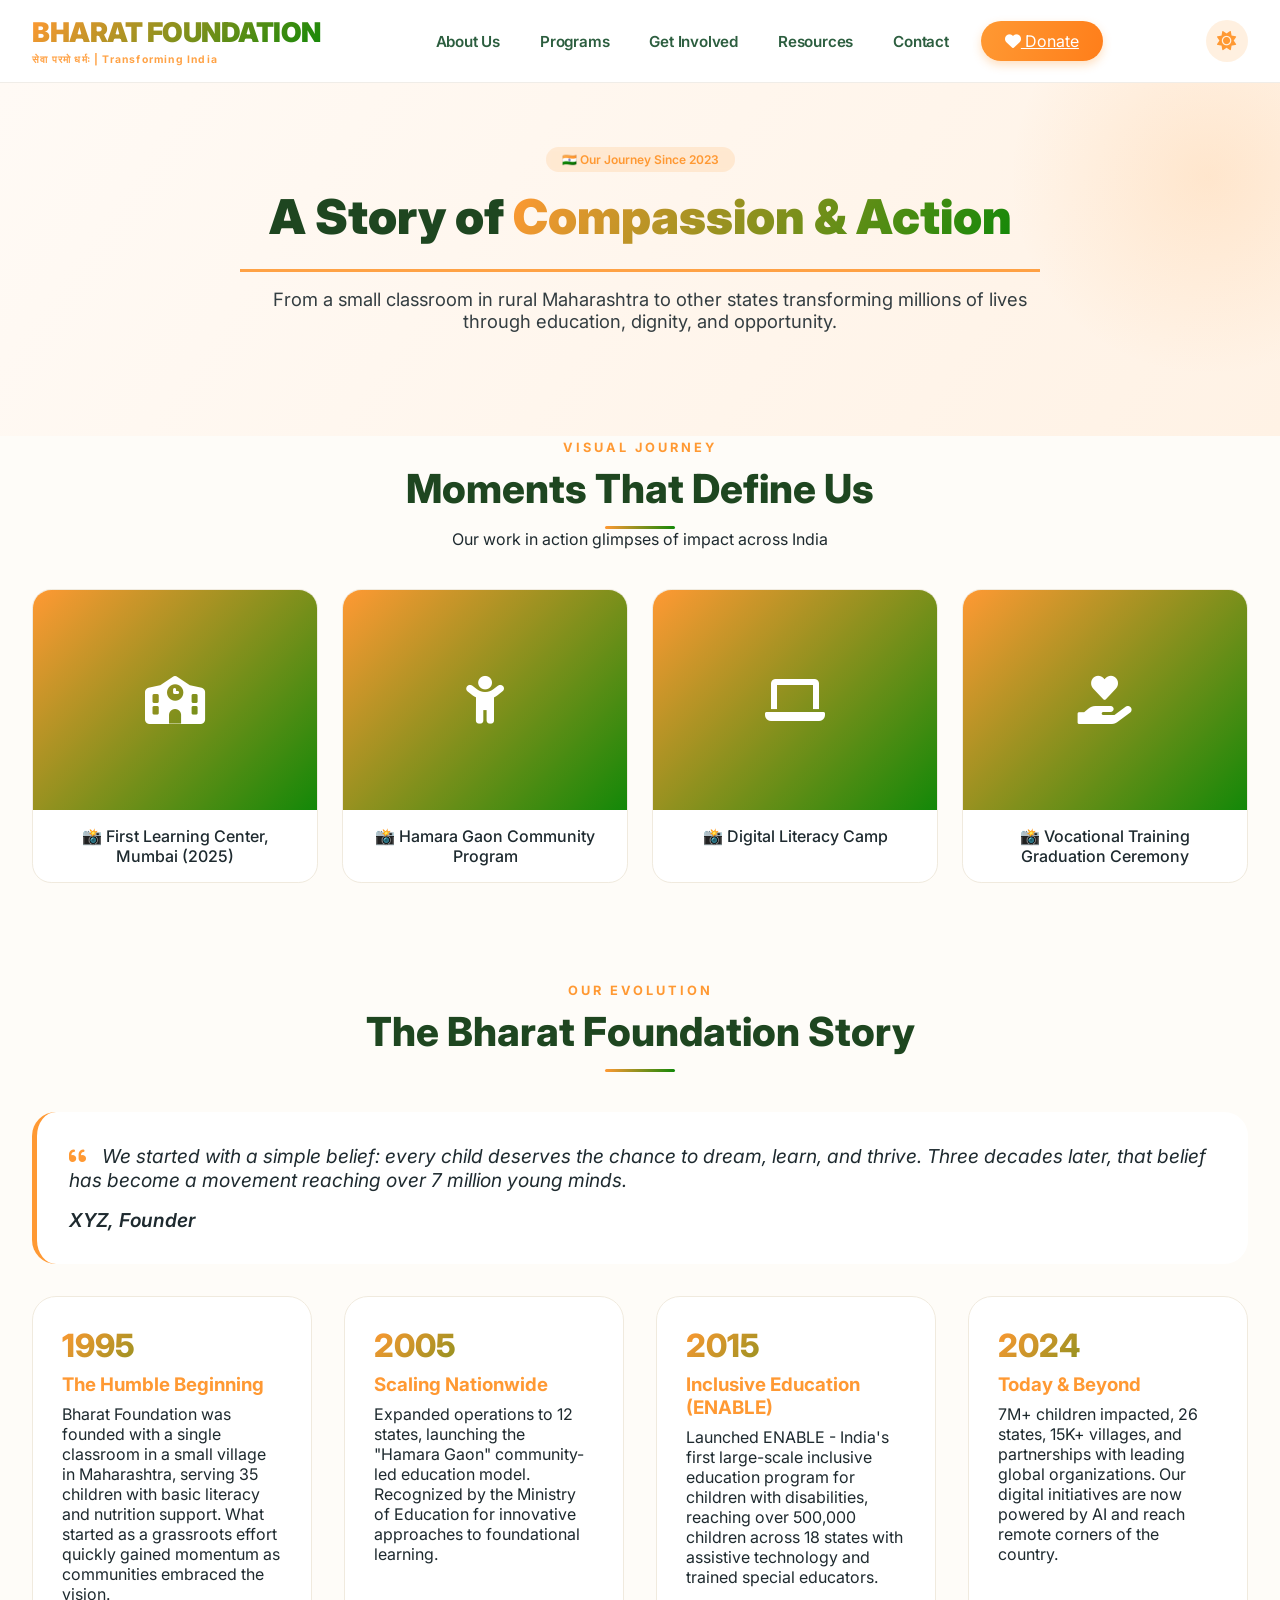
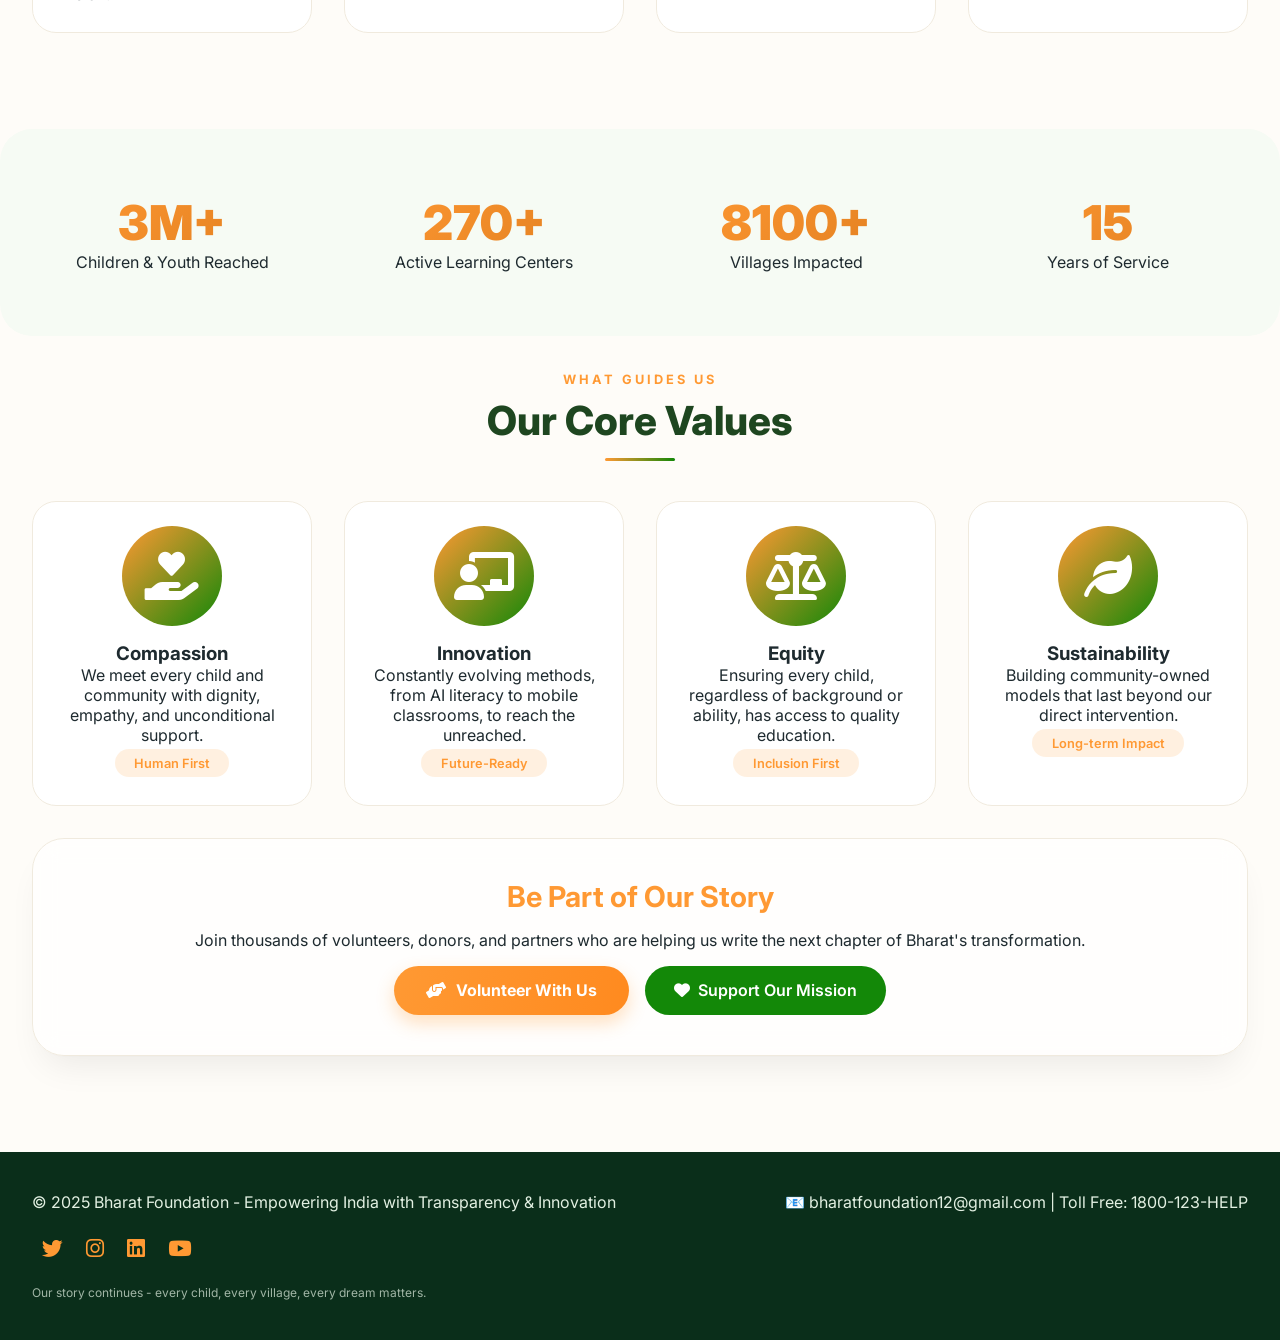
<file: story.html>
<!DOCTYPE html>
<html lang="en">
<head>
  <meta charset="UTF-8">
  <meta name="viewport" content="width=device-width, initial-scale=1.0, user-scalable=yes, viewport-fit=cover">
  <title>Our Story | Bharat Foundation - Journey of Empowerment</title>
  <!-- Google Fonts + Font Awesome -->
  <link href="https://fonts.googleapis.com/css2?family=Inter:opsz,wght@14..32,300;14..32,400;14..32,500;14..32,600;14..32,700;14..32,800;14..32,900&display=swap" rel="stylesheet">
  <link rel="stylesheet" href="https://cdnjs.cloudflare.com/ajax/libs/font-awesome/6.0.0-beta3/css/all.min.css">
  <link rel="stylesheet" href="style.css">
</head>
<body>

<header>
  <div class="container">
    <div class="navbar">
      <div class="logo">
        <h1>BHARAT FOUNDATION</h1>
        <p>सेवा परमो धर्मः | Transforming India</p>
      </div>
      <ul class="nav-links">
        <li class="nav-item">
          <a href="index.html">About Us</a>
          <div class="dropdown-menu">
            <a href="index.html">Our Story & History</a>
            <a href="vision.html">Mission & Vision</a>
          </div>
        </li>
        <li class="nav-item mega">
          <a href="index.html">Programs</a>
          <div class="mega-menu">
            <div class="mega-col">
              <h4>📚 Education Vertical</h4>
              <a href="elementary-years.html">Elementary Years (8-14 yrs)</a>
              <a href="inclusive-education.html">Inclusive Education (ENABLE)</a>
            </div>
            <div class="mega-col">
              <h4>🎓 Youth & Skilling</h4>
              <a href="vocational-training.html">Vocational Training & Livelihood</a>
            </div>
          </div>
        </li>
        <li class="nav-item">
          <a href="index.html">Get Involved</a>
          <div class="dropdown-menu">
            <a href="volunteer.html">Volunteer With Us</a>
            <a href="donor.html">Become a Donor</a>
          </div>
        </li>
        <li class="nav-item">
          <a href="index.html">Resources</a>
          <div class="dropdown-menu">
            <a href="case-studies.html">Case Studies</a>
            <a href="press-kit.html">Media & Press Kit</a>
          </div>
        </li>
        <li class="nav-item">
          <a href="index.html">Contact</a>
          <div class="dropdown-menu">
            <a href="helpline.html">Partner Helpline</a>
            <a href="media-queries.html">Media Queries</a>
            <a href="feedback.html">Feedback & Grievance</a>
          </div>
        </li>
        <li><a href="donate.html" class="donate-btn-nav"><i class="fas fa-heart"></i> Donate</a></li>
      </ul>
      <div class="theme-toggle-wrapper">
        <button id="darkModeToggle" class="theme-switch" aria-label="Day/Night mode">
          <i class="fas fa-sun"></i>
          <i class="fas fa-moon"></i>
        </button>
      </div>
      <div class="mobile-menu-btn" id="mobileMenuBtn">
        <i class="fas fa-bars"></i>
      </div>
    </div>
  </div>
</header>

<div class="overlay" id="overlay"></div>
<div class="mobile-drawer" id="mobileDrawer">
  <div class="close-drawer" id="closeDrawerBtn">&times;</div>
  <div class="mobile-nav-item"><a href="index.html">🏠 Home</a></div>
  <div class="mobile-nav-item">
    <a href="about.html">📖 About Us</a>
    <div class="mobile-sub">
      <a href="story.html">Our Story</a>
      <a href="vision.html">Mission & Vision</a>
    </div>
  </div>
  <div class="mobile-nav-item">
    <a href="index.html">📚 Programs</a>
    <div class="mobile-sub">
      <a href="elementary-years.html">Elementary Years</a>
      <a href="inclusive-education.html">ENABLE</a>
      <a href="vocational-training.html">Vocational</a>
    </div>
  </div>
  <div class="mobile-nav-item">
    <a href="index.html">🤝 Get Involved</a>
    <div class="mobile-sub">
      <a href="volunteer.html">Volunteer</a>
      <a href="donor.html">Donate</a>
    </div>
  </div>
  <div class="mobile-nav-item">
    <a href="index.html">📄 Resources</a>
    <div class="mobile-sub">
      <a href="toolkits.html">Toolkits</a>
      <a href="press-kit.html">Media</a>
    </div>
  </div>
  <div class="mobile-nav-item">
    <a href="index.html">📞 Contact</a>
    <div class="mobile-sub">
      <a href="helpline.html">Helpline</a>
      <a href="feedback.html">Feedback</a>
    </div>
  </div>
  <a href="donate.html" class="mobile-donate-btn">❤️ Donate Now</a>
</div>

<main>
  <!-- Story Hero Section -->
  <section class="story-hero">
    <div class="hero-bg-shape"></div>
    <div class="container">
      <div class="hero-text" style="max-width: 800px; margin: 0 auto; text-align: center;">
        <div class="hero-badge">🇮🇳 Our Journey Since 2023</div>
        <h2 style="font-size: clamp(2rem, 5vw, 3rem);">A Story of <span class="gradient-text">Compassion & Action</span></h2>
        <div class="tagline" style="border-left: none; border-top: 3px solid #FF9933; padding-top: 1rem; display: inline-block;">From a small classroom in rural Maharashtra to other states transforming millions of lives through education, dignity, and opportunity.</div>
      </div>
    </div>
  </section>

  <!-- Image Gallery Section - Places to put images -->
  <div class="container">
    <div class="section-header">
      <span class="section-subtitle">Visual Journey</span>
      <h2 class="section-title">Moments That Define Us</h2>
      <p>Our work in action glimpses of impact across India</p>
    </div>
    <div class="image-gallery">
      <div class="gallery-img-card">
        <div class="img-placeholder">
          <i class="fas fa-school"></i>
        </div>
        <div class="img-caption">📸 First Learning Center, Mumbai (2025)</div>
      </div>
      <div class="gallery-img-card">
        <div class="img-placeholder">
          <i class="fas fa-child"></i>
        </div>
        <div class="img-caption">📸 Hamara Gaon Community Program</div>
      </div>
      <div class="gallery-img-card">
        <div class="img-placeholder">
          <i class="fas fa-laptop"></i>
        </div>
        <div class="img-caption">📸 Digital Literacy Camp</div>
      </div>
      <div class="gallery-img-card">
        <div class="img-placeholder">
          <i class="fas fa-hand-holding-heart"></i>
        </div>
        <div class="img-caption">📸 Vocational Training Graduation Ceremony</div>
      </div>
    </div>
  </div>

  <!-- The Story - Detailed Narrative -->
  <section class="timeline-section">
    <div class="container">
      <div class="section-header">
        <span class="section-subtitle">Our Evolution</span>
        <h2 class="section-title">The Bharat Foundation Story</h2>
      </div>
      
      <div class="quote-block animate-on-scroll">
        <i class="fas fa-quote-left" style="color: #FF9933; margin-right: 10px;"></i> 
        We started with a simple belief: every child deserves the chance to dream, learn, and thrive. Three decades later, that belief has become a movement reaching over 7 million young minds.
        <div style="margin-top: 1rem; font-weight: 600;">XYZ, Founder</div>
      </div>

      <div class="timeline-grid">
        <div class="timeline-card animate-on-scroll">
          <div class="timeline-year">1995</div>
          <h3 style="color: #FF9933; margin-bottom: 0.5rem;">The Humble Beginning</h3>
          <p>Bharat Foundation was founded with a single classroom in a small village in Maharashtra, serving 35 children with basic literacy and nutrition support. What started as a grassroots effort quickly gained momentum as communities embraced the vision.</p>
        </div>
        <div class="timeline-card animate-on-scroll">
          <div class="timeline-year">2005</div>
          <h3 style="color: #FF9933; margin-bottom: 0.5rem;">Scaling Nationwide</h3>
          <p>Expanded operations to 12 states, launching the "Hamara Gaon" community-led education model. Recognized by the Ministry of Education for innovative approaches to foundational learning.</p>
        </div>
        <div class="timeline-card animate-on-scroll">
          <div class="timeline-year">2015</div>
          <h3 style="color: #FF9933; margin-bottom: 0.5rem;">Inclusive Education (ENABLE)</h3>
          <p>Launched ENABLE - India's first large-scale inclusive education program for children with disabilities, reaching over 500,000 children across 18 states with assistive technology and trained special educators.</p>
        </div>
        <div class="timeline-card animate-on-scroll">
          <div class="timeline-year">2024</div>
          <h3 style="color: #FF9933; margin-bottom: 0.5rem;">Today & Beyond</h3>
          <p>7M+ children impacted, 26 states, 15K+ villages, and partnerships with leading global organizations. Our digital initiatives are now powered by AI and reach remote corners of the country.</p>
        </div>
      </div>
    </div>
  </section>

  <!-- Stats & Impact Section -->
  <div class="stats-story">
    <div class="container">
      <div class="stats-flex">
        <div class="stat-item"><h2 class="stat-number" data-target="7">0M+</h2><p>Children & Youth Reached</p></div>
        <div class="stat-item"><h2 class="stat-number" data-target="500">0+</h2><p>Active Learning Centers</p></div>
        <div class="stat-item"><h2 class="stat-number" data-target="15000">0+</h2><p>Villages Impacted</p></div>
        <div class="stat-item"><h2 class="stat-number" data-target="28">0</h2><p>Years of Service</p></div>
      </div>
    </div>
  </div>

  <!-- Our Core Values with images integration -->
  <div class="container">
    <div class="section-header">
      <span class="section-subtitle">What Guides Us</span>
      <h2 class="section-title">Our Core Values</h2>
    </div>
    <div class="leadership-grid">
      <div class="leader-card animate-on-scroll">
        <div class="leader-icon"><i class="fas fa-hand-holding-heart"></i></div>
        <h3>Compassion</h3>
        <p>We meet every child and community with dignity, empathy, and unconditional support.</p>
        <span class="value-badge">Human First</span>
      </div>
      <div class="leader-card animate-on-scroll">
        <div class="leader-icon"><i class="fas fa-chalkboard-user"></i></div>
        <h3>Innovation</h3>
        <p>Constantly evolving methods, from AI literacy to mobile classrooms, to reach the unreached.</p>
        <span class="value-badge">Future-Ready</span>
      </div>
      <div class="leader-card animate-on-scroll">
        <div class="leader-icon"><i class="fas fa-scale-balanced"></i></div>
        <h3>Equity</h3>
        <p>Ensuring every child, regardless of background or ability, has access to quality education.</p>
        <span class="value-badge">Inclusion First</span>
      </div>
      <div class="leader-card animate-on-scroll">
        <div class="leader-icon"><i class="fas fa-leaf"></i></div>
        <h3>Sustainability</h3>
        <p>Building community-owned models that last beyond our direct intervention.</p>
        <span class="value-badge">Long-term Impact</span>
      </div>
    </div>
  </div>

  <!-- Call to Action Section -->
  <section style="padding: 2rem 0 4rem;">
    <div class="container">
      <div class="highlight-card glass-effect" style="text-align: center;">
        <h3 style="color: #FF9933;">Be Part of Our Story</h3>
        <p style="margin: 1rem 0;">Join thousands of volunteers, donors, and partners who are helping us write the next chapter of Bharat's transformation.</p>
        <div style="display: flex; gap: 1rem; justify-content: center; flex-wrap: wrap;">
          <a href="volunteer.html" class="btn-primary"><i class="fas fa-hands-helping"></i> Volunteer With Us</a>
          <a href="donate.html" class="btn-secondary"><i class="fas fa-heart"></i> Support Our Mission</a>
        </div>
      </div>
    </div>
  </section>
</main>

<footer>
  <div class="container">
    <div class="footer-grid">
      <div><p>© 2025 Bharat Foundation - Empowering India with Transparency & Innovation</p></div>
      <div><p>📧 bharatfoundation12@gmail.com | Toll Free: 1800-123-HELP</p></div>
      <div class="social-icons">
        <a href="#" aria-label="Twitter"><i class="fab fa-twitter"></i></a>
        <a href="#" aria-label="Instagram"><i class="fab fa-instagram"></i></a>
        <a href="#" aria-label="LinkedIn"><i class="fab fa-linkedin"></i></a>
        <a href="#" aria-label="Youtube"><i class="fab fa-youtube"></i></a>
      </div>
    </div>
    <p style="margin-top: 1.5rem; font-size:0.75rem; opacity:0.7;">Our story continues - every child, every village, every dream matters.</p>
  </div>
</footer>

<script>
  // Mobile drawer + dark mode + animations + counter (reused from main page)
  (function() {
    const mobileBtn = document.getElementById('mobileMenuBtn');
    const drawer = document.getElementById('mobileDrawer');
    const overlayDiv = document.getElementById('overlay');
    const closeBtn = document.getElementById('closeDrawerBtn');
    function closeMobileDrawer() { if(overlayDiv) overlayDiv.style.display = 'none'; if(drawer) drawer.style.left = '-100%'; document.body.style.overflow = ''; }
    function openMobileDrawer() { if(drawer) drawer.style.left = '0'; if(overlayDiv) overlayDiv.style.display = 'block'; document.body.style.overflow = 'hidden'; }
    if(mobileBtn) mobileBtn.addEventListener('click', openMobileDrawer);
    if(closeBtn) closeBtn.addEventListener('click', closeMobileDrawer);
    if(overlayDiv) overlayDiv.addEventListener('click', closeMobileDrawer);
    document.querySelectorAll('.mobile-drawer a').forEach(link => link.addEventListener('click', () => setTimeout(closeMobileDrawer, 100)));

    const toggleBtn = document.getElementById('darkModeToggle');
    const setTheme = (isDark) => {
      if(isDark) { document.body.classList.add('dark-theme'); localStorage.setItem('bharat-theme', 'dark'); if(toggleBtn) toggleBtn.classList.add('dark-active'); }
      else { document.body.classList.remove('dark-theme'); localStorage.setItem('bharat-theme', 'light'); if(toggleBtn) toggleBtn.classList.remove('dark-active'); }
    };
    const loadTheme = () => {
      const saved = localStorage.getItem('bharat-theme');
      const prefersDark = window.matchMedia('(prefers-color-scheme: dark)').matches;
      if(saved === 'dark') setTheme(true);
      else if(saved === 'light') setTheme(false);
      else if(prefersDark) setTheme(true);
      else setTheme(false);
    };
    if(toggleBtn) toggleBtn.addEventListener('click', () => setTheme(!document.body.classList.contains('dark-theme')));
    loadTheme();

    // Animate stats counters
    const statNumbers = document.querySelectorAll('.stat-number');
    let counted = false;
    const animateNumbers = () => {
      statNumbers.forEach(el => {
        const targetText = el.getAttribute('data-target');
        if(!targetText) return;
        let targetVal = parseFloat(targetText);
        const suffix = el.innerText.includes('M+') ? 'M+' : (el.innerText.includes('K+') ? 'K+' : (el.innerText.includes('+') ? '+' : ''));
        let current = 0;
        const increment = targetVal / 50;
        const updateCounter = () => {
          current += increment;
          if(current < targetVal) {
            let display = Math.floor(current);
            if(suffix === 'M+') el.innerText = display + 'M+';
            else if(suffix === 'K+') el.innerText = display + 'K+';
            else el.innerText = display + (suffix === '+' ? '+' : '');
            requestAnimationFrame(updateCounter);
          } else {
            if(suffix === 'M+') el.innerText = targetVal + 'M+';
            else if(suffix === 'K+') el.innerText = targetVal + 'K+';
            else el.innerText = targetVal + (suffix === '+' ? '+' : '');
          }
        };
        updateCounter();
      });
    };
    const statsSection = document.querySelector('.stats-story');
    const observer = new IntersectionObserver((entries) => {
      entries.forEach(entry => { if(entry.isIntersecting && !counted) { counted = true; animateNumbers(); } });
    }, { threshold: 0.4 });
    if(statsSection) observer.observe(statsSection);

    // Scroll reveal animation for cards
    const animatedElements = document.querySelectorAll('.animate-on-scroll');
    const revealObserver = new IntersectionObserver((entries) => {
      entries.forEach(entry => {
        if(entry.isIntersecting) {
          entry.target.style.opacity = '1';
          revealObserver.unobserve(entry.target);
        }
      });
    }, { threshold: 0.1 });
    animatedElements.forEach(el => revealObserver.observe(el));
  })();
</script>
</body>
</html>
</file>
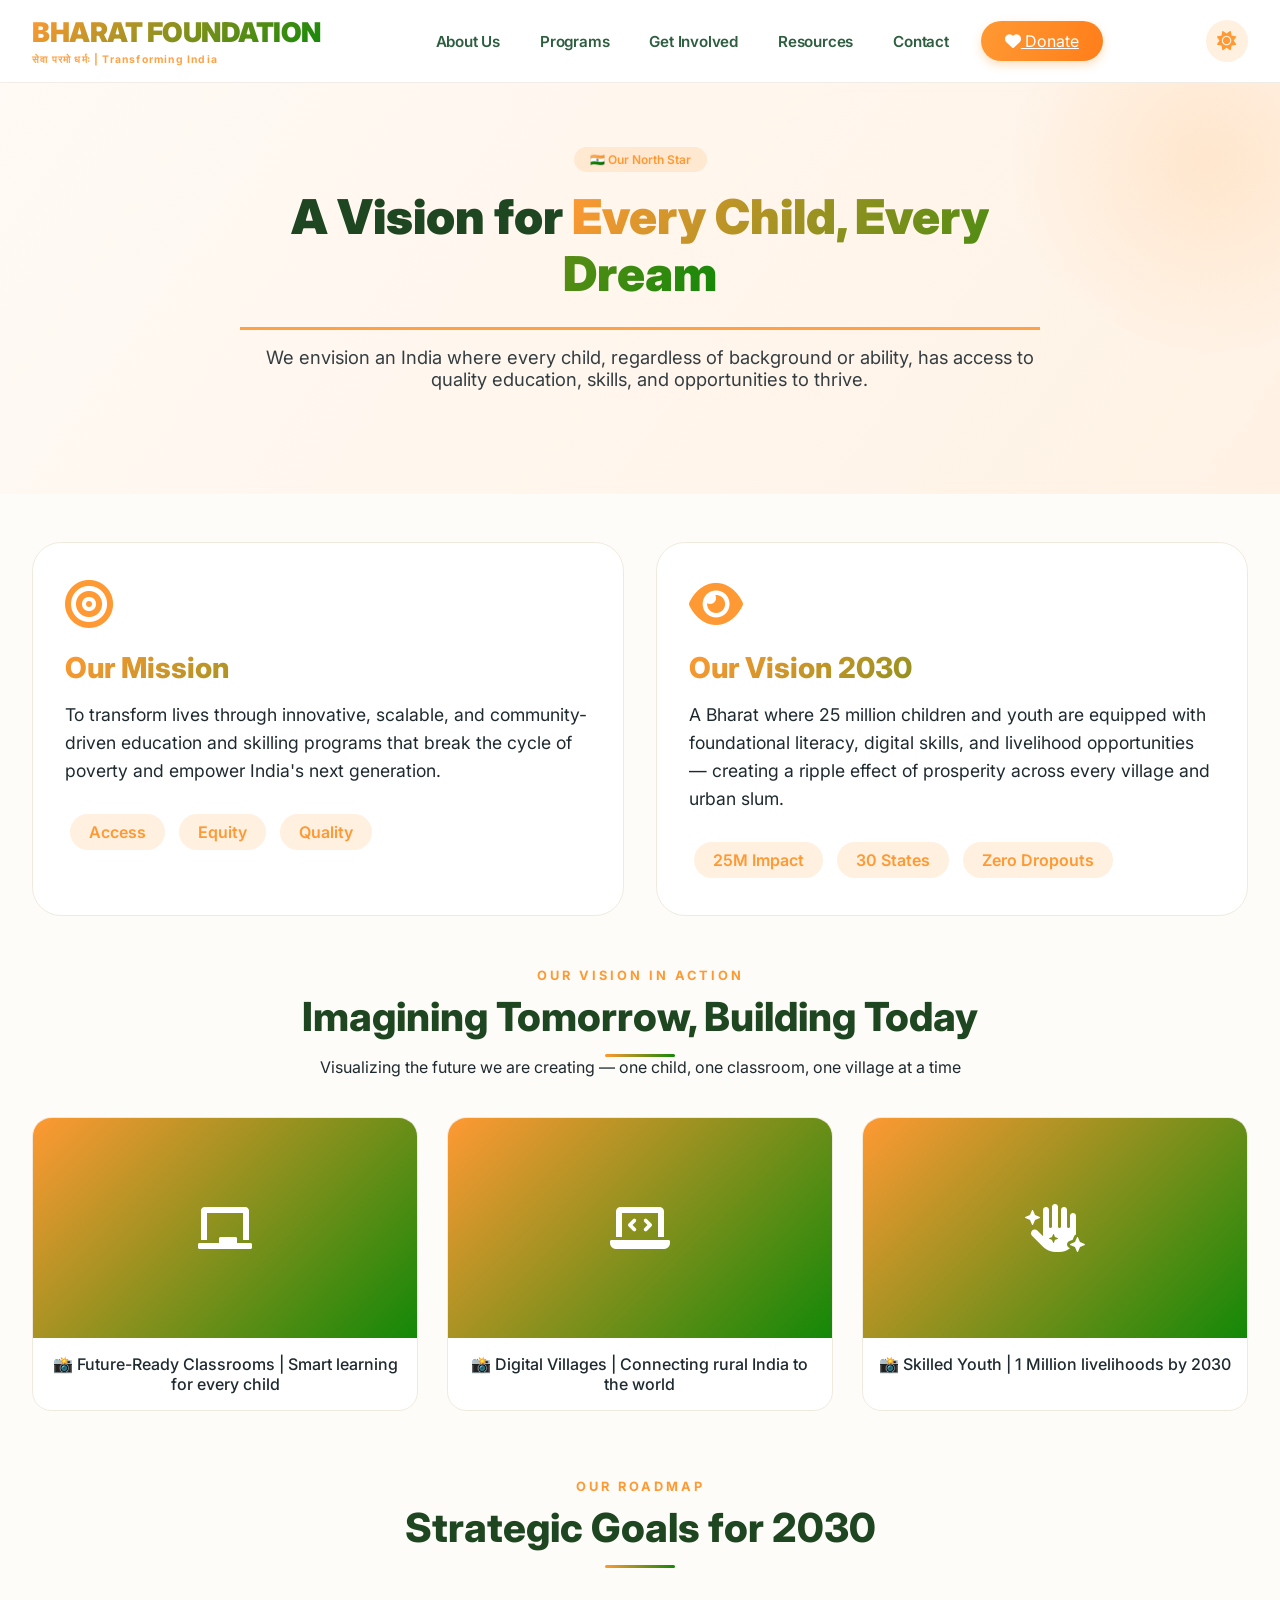
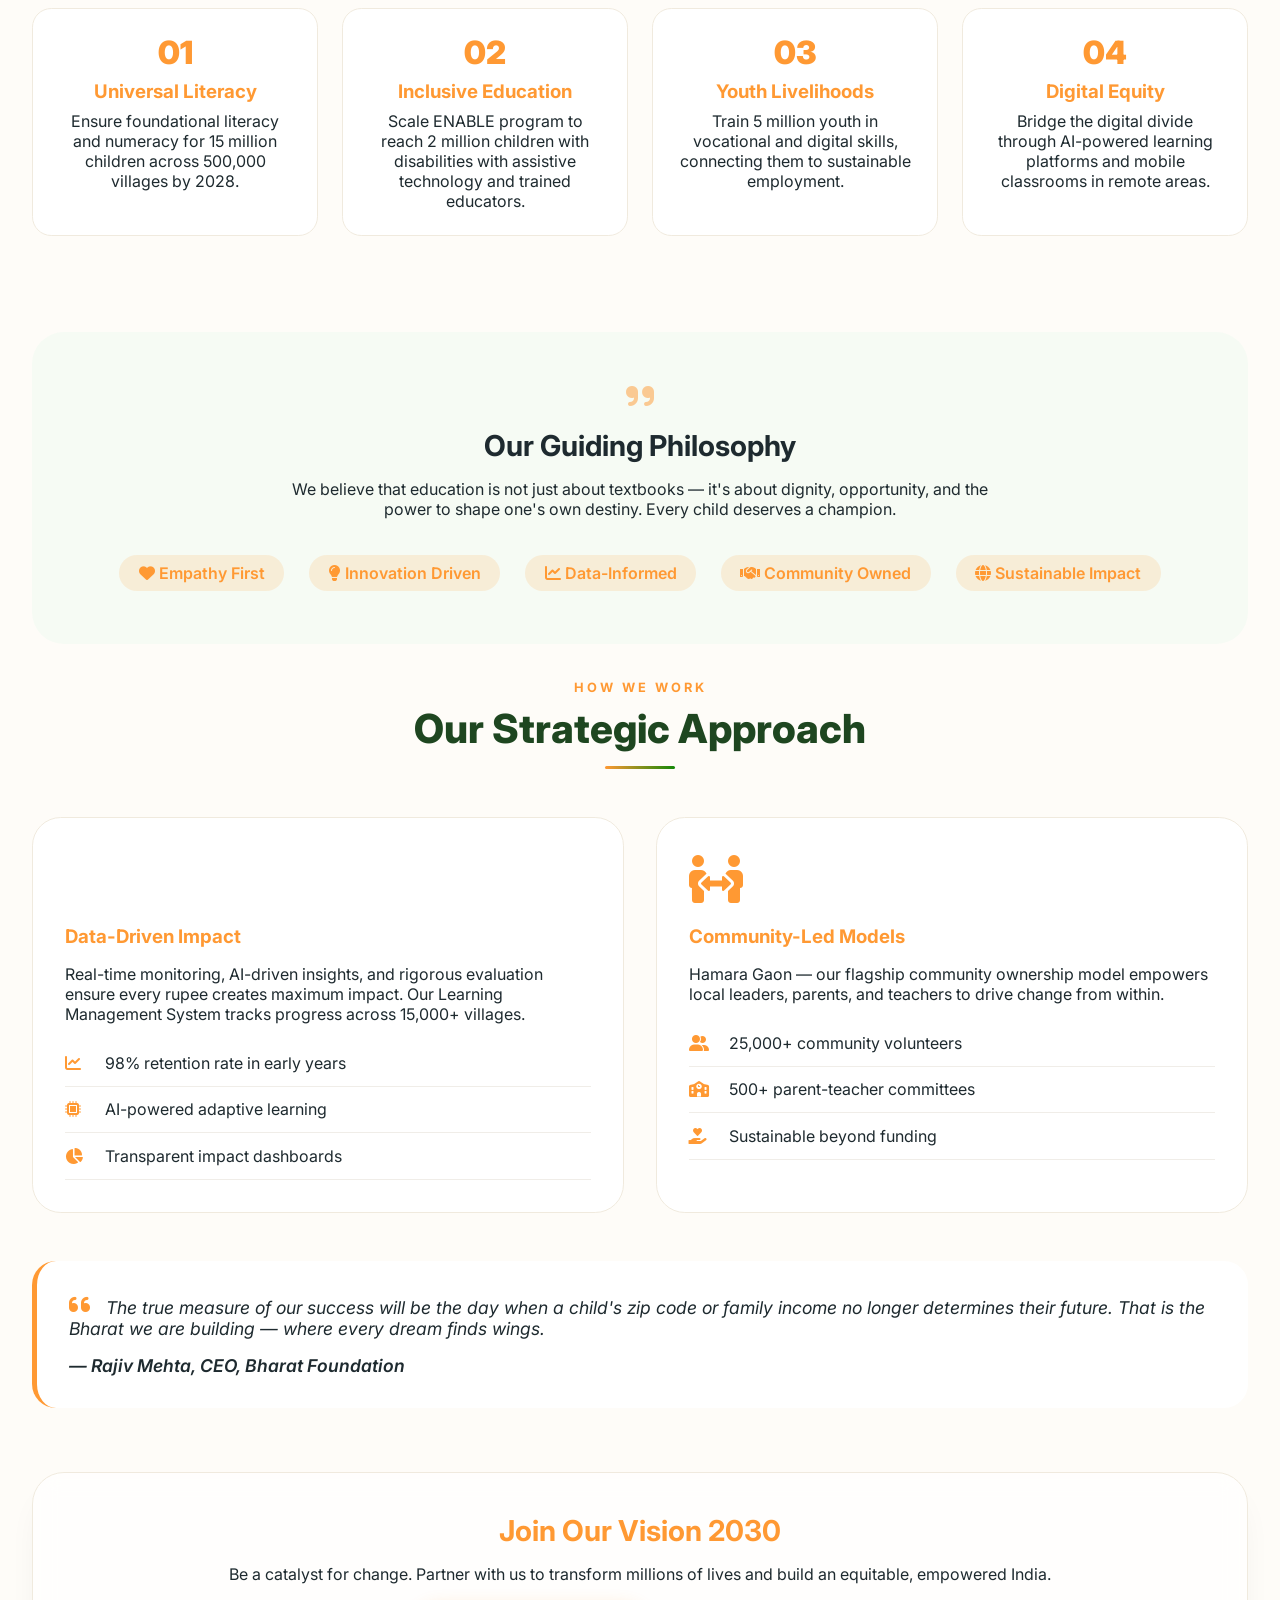
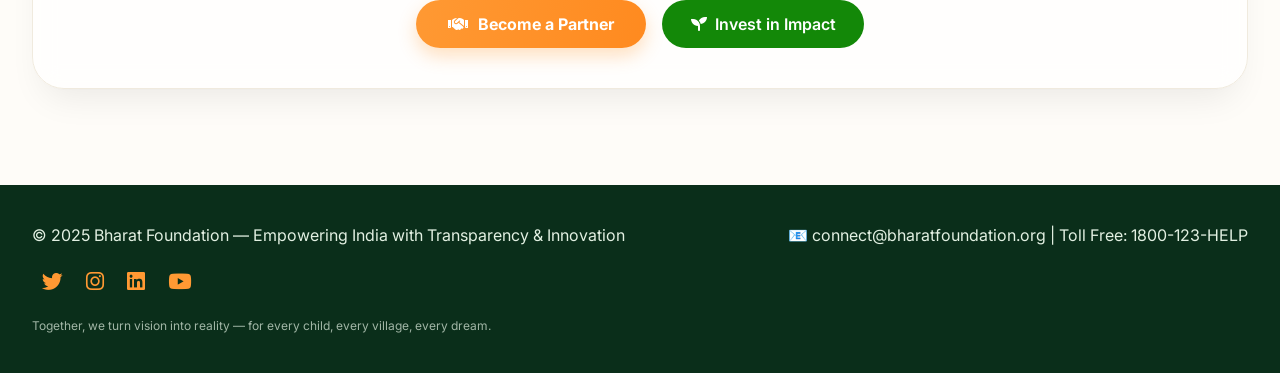
<file: vision.html>
<!DOCTYPE html>
<html lang="en">
<head>
  <meta charset="UTF-8">
  <meta name="viewport" content="width=device-width, initial-scale=1.0, user-scalable=yes, viewport-fit=cover">
  <title>Mission & Vision | Bharat Foundation - Our Path to Transformation</title>
  <!-- Google Fonts + Font Awesome -->
  <link href="https://fonts.googleapis.com/css2?family=Inter:opsz,wght@14..32,300;14..32,400;14..32,500;14..32,600;14..32,700;14..32,800;14..32,900&display=swap" rel="stylesheet">
  <link rel="stylesheet" href="https://cdnjs.cloudflare.com/ajax/libs/font-awesome/6.0.0-beta3/css/all.min.css">
  <link rel="stylesheet" href="style.css">
</head>
<body>

<header>
  <div class="container">
    <div class="navbar">
      <div class="logo">
        <h1>BHARAT FOUNDATION</h1>
        <p>सेवा परमो धर्मः | Transforming India</p>
      </div>
      <ul class="nav-links">
        <li class="nav-item">
          <a href="index.html">About Us</a>
          <div class="dropdown-menu">
            <a href="story.html">Our Story & History</a>
            <a href="vision.html">Mission & Vision</a>
          </div>
        </li>
        <li class="nav-item mega">
          <a href="index.html">Programs</a>
          <div class="mega-menu">
            <div class="mega-col">
              <h4>📚 Education Vertical</h4>
              <a href="elementary-years.html">Elementary Years (8-14 yrs)</a>
              <a href="inclusive-education.html">Inclusive Education (ENABLE)</a>
            </div>
            <div class="mega-col">
              <h4>🎓 Youth & Skilling</h4>
              <a href="vocational-training.html">Vocational Training & Livelihood</a>
            </div>
          </div>
        </li>
        <li class="nav-item">
          <a href="index.html">Get Involved</a>
          <div class="dropdown-menu">
            <a href="volunteer.html">Volunteer With Us</a>
            <a href="donor.html">Become a Donor</a>
          </div>
        </li>
        <li class="nav-item">
          <a href="index.html">Resources</a>
          <div class="dropdown-menu">
            <a href="case-studies.html">Case Studies</a>
            <a href="press-kit.html">Media & Press Kit</a>
          </div>
        </li>
        <li class="nav-item">
          <a href="index.html">Contact</a>
          <div class="dropdown-menu">
            <a href="helpline.html">Partner Helpline</a>
            <a href="media-queries.html">Media Queries</a>
            <a href="feedback.html">Feedback & Grievance</a>
          </div>
        </li>
        <li><a href="donate.html" class="donate-btn-nav"><i class="fas fa-heart"></i> Donate</a></li>
      </ul>
      <div class="theme-toggle-wrapper">
        <button id="darkModeToggle" class="theme-switch" aria-label="Day/Night mode">
          <i class="fas fa-sun"></i>
          <i class="fas fa-moon"></i>
        </button>
      </div>
      <div class="mobile-menu-btn" id="mobileMenuBtn">
        <i class="fas fa-bars"></i>
      </div>
    </div>
  </div>
</header>

<div class="overlay" id="overlay"></div>
<div class="mobile-drawer" id="mobileDrawer">
  <div class="close-drawer" id="closeDrawerBtn">&times;</div>
  <div class="mobile-nav-item"><a href="index.html">🏠 Home</a></div>
  <div class="mobile-nav-item">
    <a href="index.html">📖 About Us</a>
    <div class="mobile-sub">
      <a href="story.html">Our Story</a>
      <a href="vision.html">Mission & Vision</a>
    </div>
  </div>
  <div class="mobile-nav-item">
    <a href="index.html">📚 Programs</a>
    <div class="mobile-sub">
      <a href="elementary-years.html">Elementary Years</a>
      <a href="inclusive-education.html">ENABLE</a>
      <a href="vocational-training.html">Vocational</a>
    </div>
  </div>
  <div class="mobile-nav-item">
    <a href="index.html">🤝 Get Involved</a>
    <div class="mobile-sub">
      <a href="volunteer.html">Volunteer</a>
      <a href="donor.html">Donate</a>
    </div>
  </div>
  <div class="mobile-nav-item">
    <a href="index.html">📄 Resources</a>
    <div class="mobile-sub">
      <a href="toolkits.html">Toolkits</a>
      <a href="press-kit.html">Media</a>
    </div>
  </div>
  <div class="mobile-nav-item">
    <a href="index.html">📞 Contact</a>
    <div class="mobile-sub">
      <a href="helpline.html">Helpline</a>
      <a href="feedback.html">Feedback</a>
    </div>
  </div>
  <a href="donate.html" class="mobile-donate-btn">❤️ Donate Now</a>
</div>

<main>
  <!-- Vision Hero Section -->
  <section class="vision-hero">
    <div class="hero-bg-shape"></div>
    <div class="container">
      <div class="hero-text" style="max-width: 800px; margin: 0 auto; text-align: center;">
        <div class="hero-badge">🇮🇳 Our North Star</div>
        <h2 style="font-size: clamp(2rem, 5vw, 3rem);">A Vision for <span class="gradient-text">Every Child, Every Dream</span></h2>
        <div class="tagline" style="border-left: none; border-top: 3px solid #FF9933; padding-top: 1rem; display: inline-block;">We envision an India where every child, regardless of background or ability, has access to quality education, skills, and opportunities to thrive.</div>
      </div>
    </div>
  </section>

  <!-- Mission & Vision Cards -->
  <div class="container">
    <div class="mission-vision-grid">
      <div class="mv-card animate-on-scroll">
        <div class="mv-icon"><i class="fas fa-bullseye"></i></div>
        <div class="mv-title">Our Mission</div>
        <p style="font-size: 1.1rem; line-height: 1.6;">To transform lives through innovative, scalable, and community-driven education and skilling programs that break the cycle of poverty and empower India's next generation.</p>
        <div style="margin-top: 1.5rem;">
          <span class="value-pill">Access</span>
          <span class="value-pill">Equity</span>
          <span class="value-pill">Quality</span>
        </div>
      </div>
      <div class="mv-card animate-on-scroll">
        <div class="mv-icon"><i class="fas fa-eye"></i></div>
        <div class="mv-title">Our Vision 2030</div>
        <p style="font-size: 1.1rem; line-height: 1.6;">A Bharat where 25 million children and youth are equipped with foundational literacy, digital skills, and livelihood opportunities — creating a ripple effect of prosperity across every village and urban slum.</p>
        <div style="margin-top: 1.5rem;">
          <span class="value-pill">25M Impact</span>
          <span class="value-pill">30 States</span>
          <span class="value-pill">Zero Dropouts</span>
        </div>
      </div>
    </div>
  </div>

  <!-- Image Gallery Section - Places to put images related to vision -->
  <div class="container">
    <div class="section-header">
      <span class="section-subtitle">Our Vision in Action</span>
      <h2 class="section-title">Imagining Tomorrow, Building Today</h2>
      <p>Visualizing the future we are creating — one child, one classroom, one village at a time</p>
    </div>
    <div class="image-showcase">
      <div class="vision-img-card">
        <div class="img-placeholder-vision">
          <i class="fas fa-chalkboard"></i>
        </div>
        <div class="img-caption-vision">📸 Future-Ready Classrooms | Smart learning for every child</div>
      </div>
      <div class="vision-img-card">
        <div class="img-placeholder-vision">
          <i class="fas fa-laptop-code"></i>
        </div>
        <div class="img-caption-vision">📸 Digital Villages | Connecting rural India to the world</div>
      </div>
      <div class="vision-img-card">
        <div class="img-placeholder-vision">
          <i class="fas fa-hand-sparkles"></i>
        </div>
        <div class="img-caption-vision">📸 Skilled Youth | 1 Million livelihoods by 2030</div>
      </div>
    </div>
  </div>

  <!-- Strategic Goals -->
  <section style="padding: 2rem 0;">
    <div class="container">
      <div class="section-header">
        <span class="section-subtitle">Our Roadmap</span>
        <h2 class="section-title">Strategic Goals for 2030</h2>
      </div>
      <div class="goal-grid">
        <div class="goal-card animate-on-scroll">
          <div class="goal-number">01</div>
          <h3 style="color: #FF9933; margin: 0.5rem 0;">Universal Literacy</h3>
          <p>Ensure foundational literacy and numeracy for 15 million children across 500,000 villages by 2028.</p>
        </div>
        <div class="goal-card animate-on-scroll">
          <div class="goal-number">02</div>
          <h3 style="color: #FF9933; margin: 0.5rem 0;">Inclusive Education</h3>
          <p>Scale ENABLE program to reach 2 million children with disabilities with assistive technology and trained educators.</p>
        </div>
        <div class="goal-card animate-on-scroll">
          <div class="goal-number">03</div>
          <h3 style="color: #FF9933; margin: 0.5rem 0;">Youth Livelihoods</h3>
          <p>Train 5 million youth in vocational and digital skills, connecting them to sustainable employment.</p>
        </div>
        <div class="goal-card animate-on-scroll">
          <div class="goal-number">04</div>
          <h3 style="color: #FF9933; margin: 0.5rem 0;">Digital Equity</h3>
          <p>Bridge the digital divide through AI-powered learning platforms and mobile classrooms in remote areas.</p>
        </div>
      </div>
    </div>
  </section>

  <!-- Core Values & Philosophy -->
  <div class="container">
    <div class="values-section animate-on-scroll">
      <div style="text-align: center;">
        <i class="fas fa-quote-right" style="font-size: 2rem; color: #FF9933; opacity: 0.5;"></i>
        <h3 style="font-size: 1.8rem; margin: 1rem 0;">Our Guiding Philosophy</h3>
        <p style="max-width: 700px; margin: 0 auto;">We believe that education is not just about textbooks — it's about dignity, opportunity, and the power to shape one's own destiny. Every child deserves a champion.</p>
      </div>
      <div style="display: flex; flex-wrap: wrap; justify-content: center; gap: 1rem; margin-top: 2rem;">
        <span class="value-pill"><i class="fas fa-heart"></i> Empathy First</span>
        <span class="value-pill"><i class="fas fa-lightbulb"></i> Innovation Driven</span>
        <span class="value-pill"><i class="fas fa-chart-line"></i> Data-Informed</span>
        <span class="value-pill"><i class="fas fa-handshake"></i> Community Owned</span>
        <span class="value-pill"><i class="fas fa-globe"></i> Sustainable Impact</span>
      </div>
    </div>
  </div>

  <!-- Strategic Approach with Image Integration -->
  <div class="container">
    <div class="section-header">
      <span class="section-subtitle">How We Work</span>
      <h2 class="section-title">Our Strategic Approach</h2>
    </div>
    <div class="mission-vision-grid">
      <div class="mv-card animate-on-scroll">
        <div class="mv-icon"><i class="fas fa-chart-simple"></i></div>
        <h3 style="color: #FF9933; margin-bottom: 1rem;">Data-Driven Impact</h3>
        <p>Real-time monitoring, AI-driven insights, and rigorous evaluation ensure every rupee creates maximum impact. Our Learning Management System tracks progress across 15,000+ villages.</p>
        <ul class="strategy-list" style="margin-top: 1rem;">
          <li><i class="fas fa-chart-line"></i> 98% retention rate in early years</li>
          <li><i class="fas fa-microchip"></i> AI-powered adaptive learning</li>
          <li><i class="fas fa-chart-pie"></i> Transparent impact dashboards</li>
        </ul>
      </div>
      <div class="mv-card animate-on-scroll">
        <div class="mv-icon"><i class="fas fa-people-arrows"></i></div>
        <h3 style="color: #FF9933; margin-bottom: 1rem;">Community-Led Models</h3>
        <p>Hamara Gaon — our flagship community ownership model empowers local leaders, parents, and teachers to drive change from within.</p>
        <ul class="strategy-list" style="margin-top: 1rem;">
          <li><i class="fas fa-user-friends"></i> 25,000+ community volunteers</li>
          <li><i class="fas fa-school"></i> 500+ parent-teacher committees</li>
          <li><i class="fas fa-hand-holding-heart"></i> Sustainable beyond funding</li>
        </ul>
      </div>
    </div>
  </div>

  <!-- Quote / Testimonial -->
  <div class="container">
    <div class="quote-block-vision animate-on-scroll">
      <i class="fas fa-quote-left" style="color: #FF9933; margin-right: 10px; font-size: 1.5rem;"></i> 
      The true measure of our success will be the day when a child's zip code or family income no longer determines their future. That is the Bharat we are building — where every dream finds wings.
      <div style="margin-top: 1rem; font-weight: 600;">— Rajiv Mehta, CEO, Bharat Foundation</div>
    </div>
  </div>

  <!-- Call to Action -->
  <section style="padding: 2rem 0 4rem;">
    <div class="container">
      <div class="highlight-card glass-effect" style="text-align: center;">
        <h3 style="color: #FF9933;">Join Our Vision 2030</h3>
        <p style="margin: 1rem 0;">Be a catalyst for change. Partner with us to transform millions of lives and build an equitable, empowered India.</p>
        <div style="display: flex; gap: 1rem; justify-content: center; flex-wrap: wrap;">
          <a href="corporate-partnerships.html" class="btn-primary"><i class="fas fa-handshake"></i> Become a Partner</a>
          <a href="donate.html" class="btn-secondary"><i class="fas fa-seedling"></i> Invest in Impact</a>
        </div>
      </div>
    </div>
  </section>
</main>

<footer>
  <div class="container">
    <div class="footer-grid">
      <div><p>© 2025 Bharat Foundation — Empowering India with Transparency & Innovation</p></div>
      <div><p>📧 connect@bharatfoundation.org | Toll Free: 1800-123-HELP</p></div>
      <div class="social-icons">
        <a href="#" aria-label="Twitter"><i class="fab fa-twitter"></i></a>
        <a href="#" aria-label="Instagram"><i class="fab fa-instagram"></i></a>
        <a href="#" aria-label="LinkedIn"><i class="fab fa-linkedin"></i></a>
        <a href="#" aria-label="Youtube"><i class="fab fa-youtube"></i></a>
      </div>
    </div>
    <p style="margin-top: 1.5rem; font-size:0.75rem; opacity:0.7;">Together, we turn vision into reality — for every child, every village, every dream.</p>
  </div>
</footer>

<script>
  // Mobile drawer + dark mode + scroll animations
  (function() {
    const mobileBtn = document.getElementById('mobileMenuBtn');
    const drawer = document.getElementById('mobileDrawer');
    const overlayDiv = document.getElementById('overlay');
    const closeBtn = document.getElementById('closeDrawerBtn');
    function closeMobileDrawer() { if(overlayDiv) overlayDiv.style.display = 'none'; if(drawer) drawer.style.left = '-100%'; document.body.style.overflow = ''; }
    function openMobileDrawer() { if(drawer) drawer.style.left = '0'; if(overlayDiv) overlayDiv.style.display = 'block'; document.body.style.overflow = 'hidden'; }
    if(mobileBtn) mobileBtn.addEventListener('click', openMobileDrawer);
    if(closeBtn) closeBtn.addEventListener('click', closeMobileDrawer);
    if(overlayDiv) overlayDiv.addEventListener('click', closeMobileDrawer);
    document.querySelectorAll('.mobile-drawer a').forEach(link => link.addEventListener('click', () => setTimeout(closeMobileDrawer, 100)));

    const toggleBtn = document.getElementById('darkModeToggle');
    const setTheme = (isDark) => {
      if(isDark) { document.body.classList.add('dark-theme'); localStorage.setItem('bharat-theme', 'dark'); }
      else { document.body.classList.remove('dark-theme'); localStorage.setItem('bharat-theme', 'light'); }
    };
    const loadTheme = () => {
      const saved = localStorage.getItem('bharat-theme');
      const prefersDark = window.matchMedia('(prefers-color-scheme: dark)').matches;
      if(saved === 'dark') setTheme(true);
      else if(saved === 'light') setTheme(false);
      else if(prefersDark) setTheme(true);
      else setTheme(false);
    };
    if(toggleBtn) toggleBtn.addEventListener('click', () => setTheme(!document.body.classList.contains('dark-theme')));
    loadTheme();

    // Scroll reveal animation
    const animatedElements = document.querySelectorAll('.animate-on-scroll');
    const revealObserver = new IntersectionObserver((entries) => {
      entries.forEach(entry => {
        if(entry.isIntersecting) {
          entry.target.style.opacity = '1';
          revealObserver.unobserve(entry.target);
        }
      });
    }, { threshold: 0.1 });
    animatedElements.forEach(el => revealObserver.observe(el));
  })();
</script>
</body>
</html>
</file>
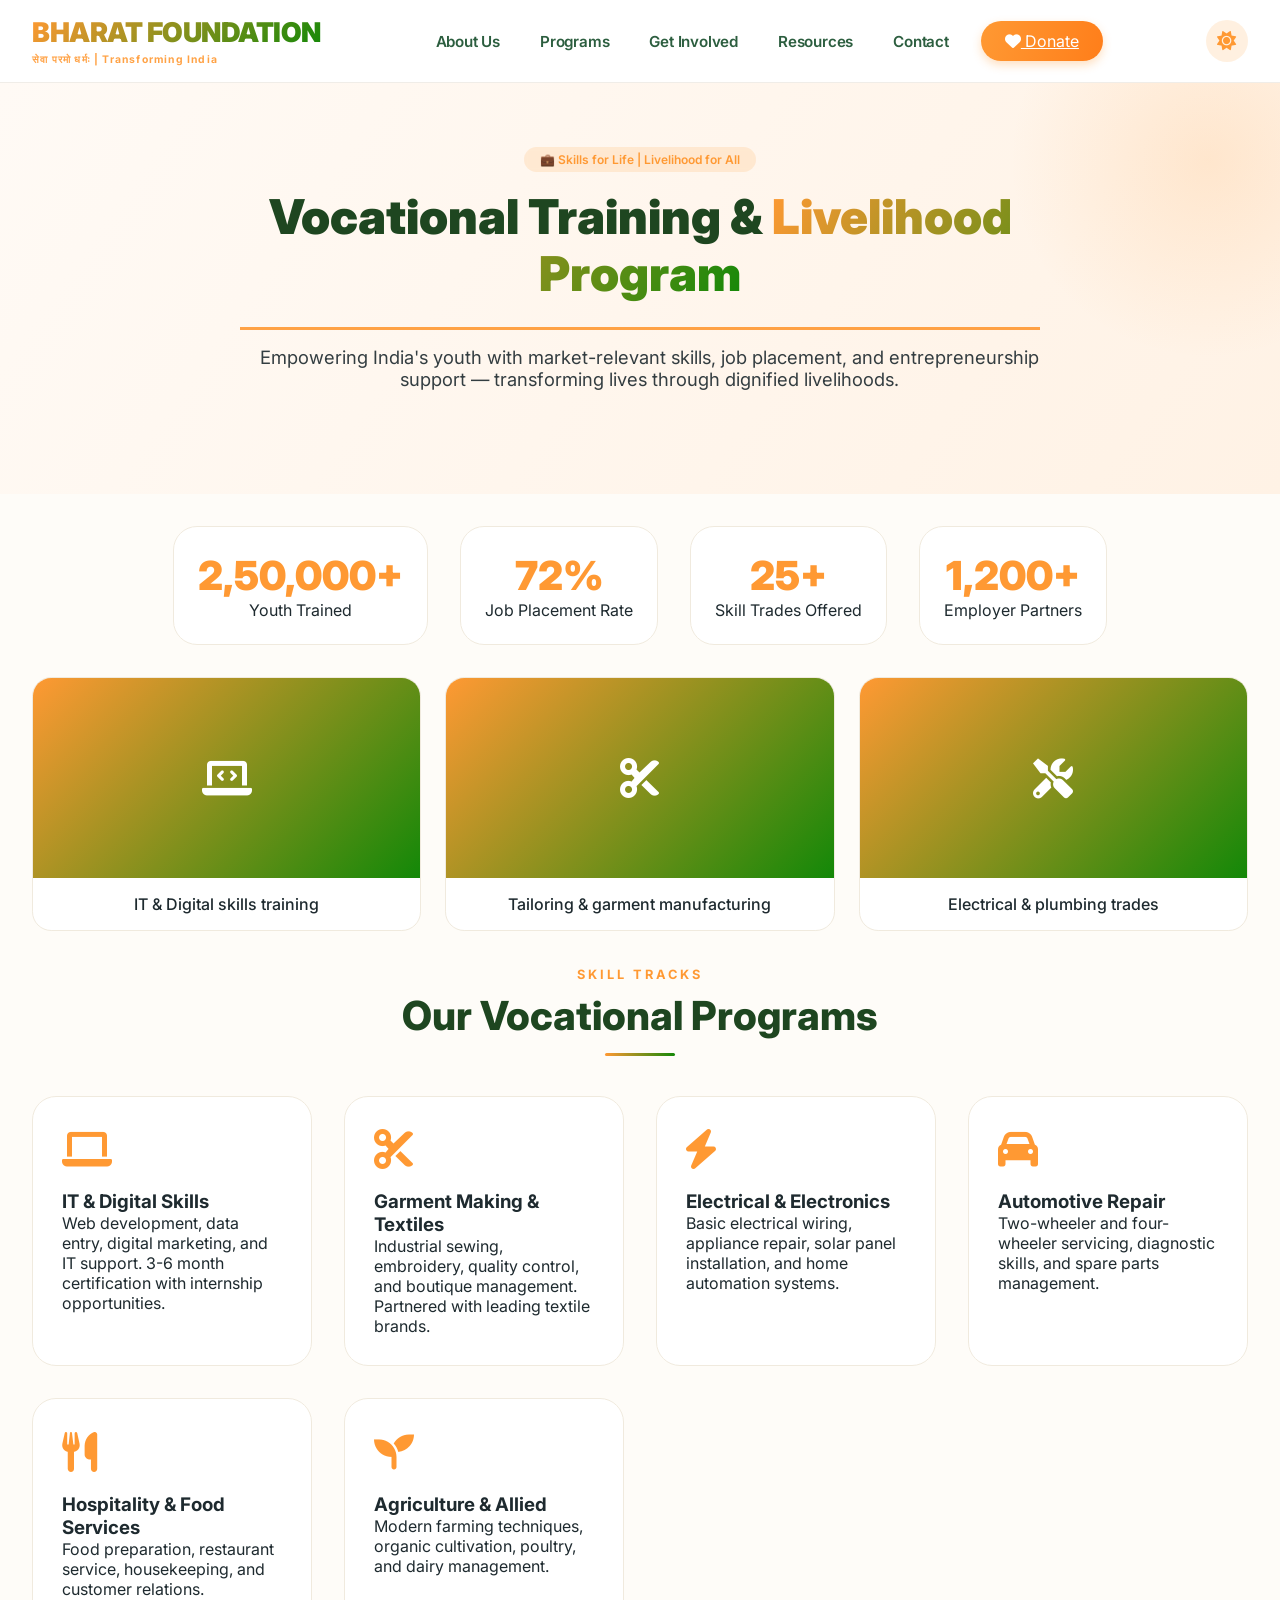
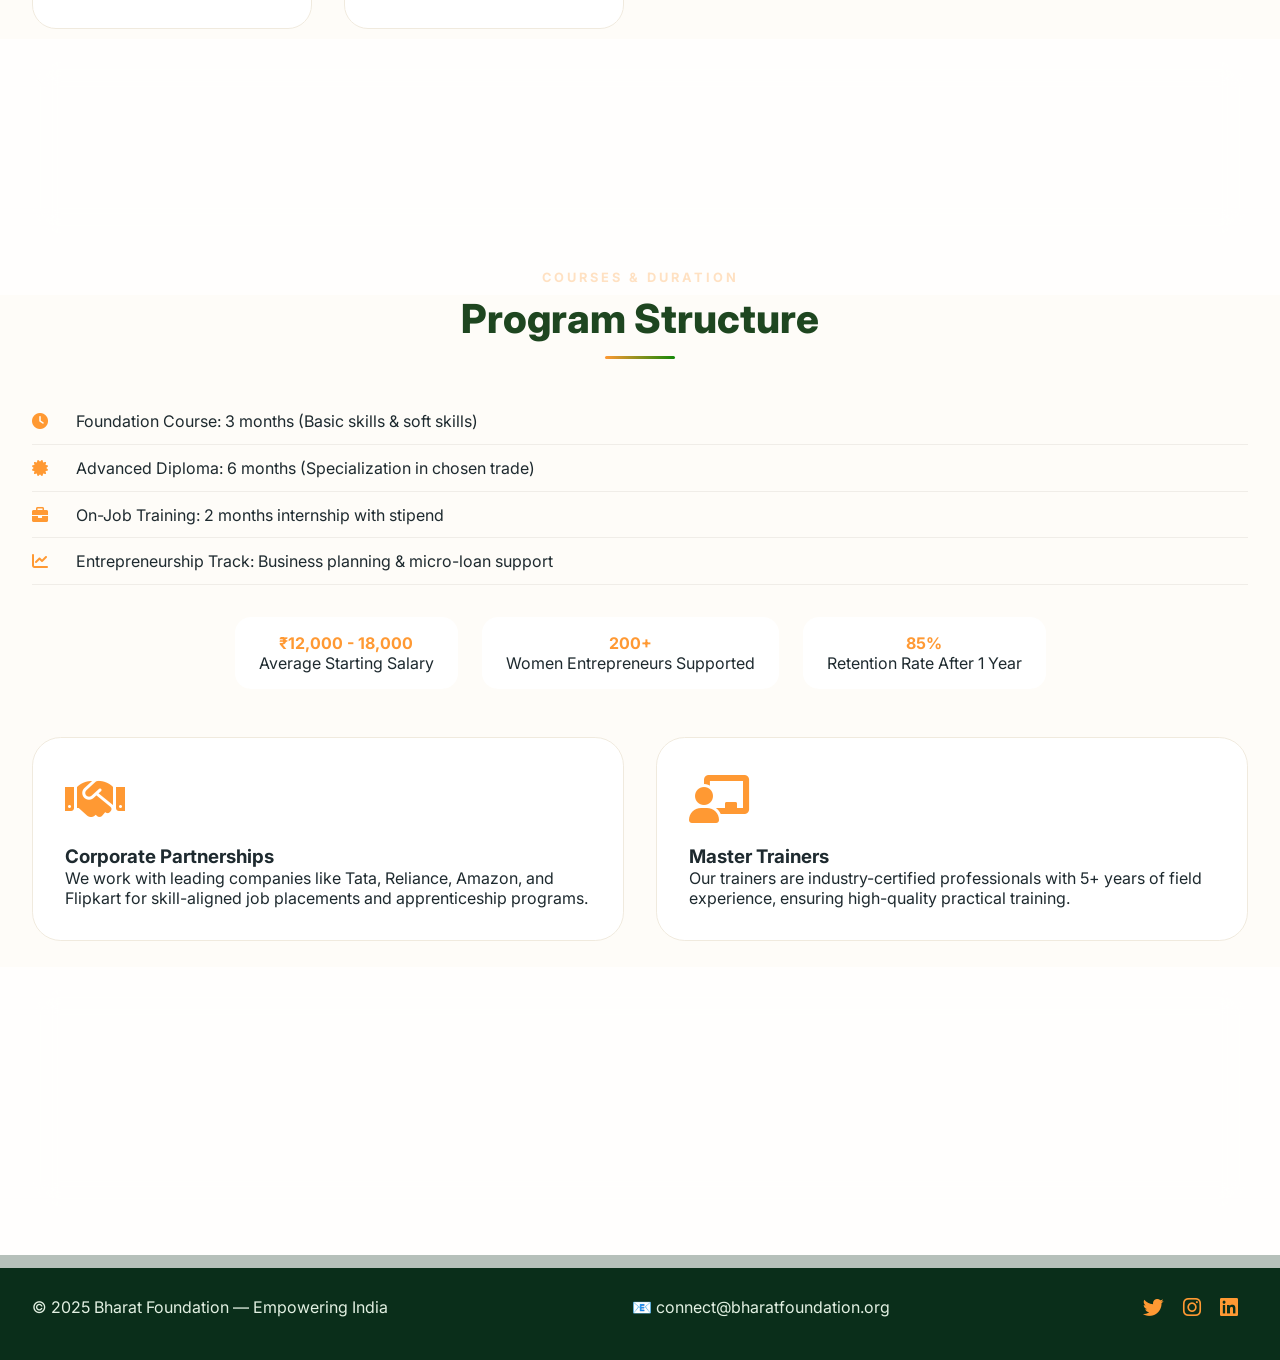
<file: vocational-training.html>
<!DOCTYPE html>
<html lang="en">
<head>
  <meta charset="UTF-8">
  <meta name="viewport" content="width=device-width, initial-scale=1.0, user-scalable=yes, viewport-fit=cover">
  <title>Vocational Training & Livelihood | Bharat Foundation</title>
  <link href="https://fonts.googleapis.com/css2?family=Inter:opsz,wght@14..32,300;14..32,400;14..32,500;14..32,600;14..32,700;14..32,800;14..32,900&display=swap" rel="stylesheet">
  <link rel="stylesheet" href="https://cdnjs.cloudflare.com/ajax/libs/font-awesome/6.0.0-beta3/css/all.min.css">
  <link rel="stylesheet" href="style.css">
  <style>
    .program-hero { background: linear-gradient(125deg, var(--hero-gradient-start) 0%, var(--hero-gradient-end) 100%); padding: 4rem 0 5rem; position: relative; overflow: hidden; }
    .program-stats { display: flex; flex-wrap: wrap; gap: 2rem; justify-content: center; margin: 2rem 0; }
    .program-stat-card { background: var(--card-bg); border-radius: 1.5rem; padding: 1.5rem; text-align: center; min-width: 180px; border: 1px solid var(--card-border); }
    .program-stat-number { font-size: 2.5rem; font-weight: 900; color: #FF9933; }
    .feature-grid { display: grid; grid-template-columns: repeat(auto-fit, minmax(280px, 1fr)); gap: 2rem; margin: 2rem 0; }
    .feature-card { background: var(--card-bg); border-radius: 1.5rem; padding: 1.8rem; border: 1px solid var(--card-border); transition: all 0.3s; }
    .feature-card:hover { transform: translateY(-5px); border-color: #FF9933; }
    .feature-icon { font-size: 2.5rem; color: #FF9933; margin-bottom: 1rem; }
    .image-showcase { display: grid; grid-template-columns: repeat(auto-fit, minmax(260px, 1fr)); gap: 1.5rem; margin: 2rem 0; }
    .program-img-card { background: var(--card-bg); border-radius: 1.2rem; overflow: hidden; border: 1px solid var(--card-border); transition: all 0.3s; }
    .program-img-card:hover { transform: scale(1.02); }
    .img-placeholder { width: 100%; height: 200px; background: linear-gradient(135deg, #FF9933, #138808); display: flex; align-items: center; justify-content: center; color: white; font-size: 2.5rem; }
    .img-caption { padding: 1rem; text-align: center; font-weight: 500; }
    .course-list { list-style: none; padding: 0; }
    .course-list li { padding: 0.8rem 0; border-bottom: 1px solid var(--border-light); display: flex; align-items: center; gap: 1rem; }
    .course-list li i { color: #FF9933; width: 28px; }
    .placement-stats { display: flex; flex-wrap: wrap; gap: 1.5rem; justify-content: center; margin: 2rem 0; }
    .placement-item { text-align: center; background: var(--card-bg); padding: 1rem 1.5rem; border-radius: 1rem; }
    .animate-on-scroll { animation: fadeInUp 0.6s ease-out forwards; opacity: 0; }
    @keyframes fadeInUp { from { opacity: 0; transform: translateY(30px); } to { opacity: 1; transform: translateY(0); } }
  </style>
</head>
<body>

<header>
  <div class="container">
    <div class="navbar">
      <div class="logo"><h1>BHARAT FOUNDATION</h1><p>सेवा परमो धर्मः | Transforming India</p></div>
      <ul class="nav-links">
        <li class="nav-item"><a href="index.html">About Us</a><div class="dropdown-menu"><a href="story.html">Our Story</a><a href="vision.html">Mission & Vision</a></div></li>
        <li class="nav-item mega"><a href="index.html">Programs</a><div class="mega-menu"><div class="mega-col"><h4>📚 Education</h4><a href="elementary-years.html">Elementary Years</a><a href="inclusive-education.html">Inclusive Education</a></div><div class="mega-col"><h4>🎓 Skilling</h4><a href="vocational-training.html">Vocational Training</a></div></div></li>
        <li class="nav-item"><a href="index.html">Get Involved</a><div class="dropdown-menu"><a href="volunteer.html">Volunteer</a><a href="donor.html">Donor</a></div></li>
        <li class="nav-item"><a href="index.html">Resources</a><div class="dropdown-menu"><a href="research.html">Research</a><a href="press-kit.html">Media & Press Kit</a></div></li>
        <li class="nav-item"><a href="index.html">Contact</a><div class="dropdown-menu"><a href="helpline.html">Helpline</a><a href="feedback.html">Feedback</a></div></li>
        <li><a href="donate.html" class="donate-btn-nav"><i class="fas fa-heart"></i> Donate</a></li>
      </ul>
      <div class="theme-toggle-wrapper"><button id="darkModeToggle" class="theme-switch"><i class="fas fa-sun"></i><i class="fas fa-moon"></i></button></div>
      <div class="mobile-menu-btn" id="mobileMenuBtn"><i class="fas fa-bars"></i></div>
    </div>
  </div>
</header>

<div class="overlay" id="overlay"></div>
<div class="mobile-drawer" id="mobileDrawer">
  <div class="close-drawer" id="closeDrawerBtn">&times;</div>
  <div class="mobile-nav-item"><a href="index.html">🏠 Home</a></div>
  <div class="mobile-nav-item"><a href="index.html">📖 About Us</a><div class="mobile-sub"><a href="story.html">Our Story</a><a href="vision.html">Mission</a></div></div>
  <div class="mobile-nav-item"><a href="index.html">📚 Programs</a><div class="mobile-sub"><a href="early-years.html">Early Years</a><a href="elementary-years.html">Elementary Years</a><a href="inclusive-education.html">ENABLE</a><a href="vocational-training.html">Vocational</a></div></div>
  <div class="mobile-nav-item"><a href="index.html">🤝 Get Involved</a></div>
  <div class="mobile-nav-item"><a href="index.html">📄 Resources</a></div>
  <div class="mobile-nav-item"><a href="index.html">📞 Contact</a></div>
  <a href="donate.html" class="mobile-donate-btn">❤️ Donate Now</a>
</div>

<main>
  <section class="program-hero">
    <div class="hero-bg-shape"></div>
    <div class="container">
      <div class="hero-text" style="max-width: 800px; margin: 0 auto; text-align: center;">
        <div class="hero-badge">💼 Skills for Life | Livelihood for All</div>
        <h2 style="font-size: clamp(2rem, 5vw, 3rem);">Vocational Training & <span class="gradient-text">Livelihood Program</span></h2>
        <div class="tagline" style="border-left: none; border-top: 3px solid #FF9933; padding-top: 1rem; display: inline-block;">Empowering India's youth with market-relevant skills, job placement, and entrepreneurship support — transforming lives through dignified livelihoods.</div>
      </div>
    </div>
  </section>

  <div class="container">
    <div class="program-stats">
      <div class="program-stat-card animate-on-scroll"><div class="program-stat-number">2,50,000+</div><p>Youth Trained</p></div>
      <div class="program-stat-card animate-on-scroll"><div class="program-stat-number">72%</div><p>Job Placement Rate</p></div>
      <div class="program-stat-card animate-on-scroll"><div class="program-stat-number">25+</div><p>Skill Trades Offered</p></div>
      <div class="program-stat-card animate-on-scroll"><div class="program-stat-number">1,200+</div><p>Employer Partners</p></div>
    </div>

    <div class="image-showcase">
      <div class="program-img-card"><div class="img-placeholder"><i class="fas fa-laptop-code"></i></div><div class="img-caption">IT & Digital skills training</div></div>
      <div class="program-img-card"><div class="img-placeholder"><i class="fas fa-cut"></i></div><div class="img-caption">Tailoring & garment manufacturing</div></div>
      <div class="program-img-card"><div class="img-placeholder"><i class="fas fa-tools"></i></div><div class="img-caption">Electrical & plumbing trades</div></div>
    </div>

    <div class="section-header"><span class="section-subtitle">Skill Tracks</span><h2 class="section-title">Our Vocational Programs</h2></div>
    <div class="feature-grid">
      <div class="feature-card animate-on-scroll"><div class="feature-icon"><i class="fas fa-laptop"></i></div><h3>IT & Digital Skills</h3><p>Web development, data entry, digital marketing, and IT support. 3-6 month certification with internship opportunities.</p></div>
      <div class="feature-card animate-on-scroll"><div class="feature-icon"><i class="fas fa-cut"></i></div><h3>Garment Making & Textiles</h3><p>Industrial sewing, embroidery, quality control, and boutique management. Partnered with leading textile brands.</p></div>
      <div class="feature-card animate-on-scroll"><div class="feature-icon"><i class="fas fa-bolt"></i></div><h3>Electrical & Electronics</h3><p>Basic electrical wiring, appliance repair, solar panel installation, and home automation systems.</p></div>
      <div class="feature-card animate-on-scroll"><div class="feature-icon"><i class="fas fa-car"></i></div><h3>Automotive Repair</h3><p>Two-wheeler and four-wheeler servicing, diagnostic skills, and spare parts management.</p></div>
      <div class="feature-card animate-on-scroll"><div class="feature-icon"><i class="fas fa-utensils"></i></div><h3>Hospitality & Food Services</h3><p>Food preparation, restaurant service, housekeeping, and customer relations.</p></div>
      <div class="feature-card animate-on-scroll"><div class="feature-icon"><i class="fas fa-seedling"></i></div><h3>Agriculture & Allied</h3><p>Modern farming techniques, organic cultivation, poultry, and dairy management.</p></div>
    </div>

    <div class="highlight-card glass-effect animate-on-scroll" style="margin: 2rem 0;">
      <h3 style="color: #FF9933;">🎯 Our Training Model</h3>
      <p>We follow a <strong>70% practical + 30% theory</strong> approach with real-world simulations. Each trainee receives a toolkit, safety equipment, and 6 months of post-placement support. Our <strong>placement cell</strong> works with 1,200+ corporate partners to ensure sustainable employment with minimum wage guarantee.</p>
    </div>

    <div class="section-header"><span class="section-subtitle">Courses & Duration</span><h2 class="section-title">Program Structure</h2></div>
    <ul class="course-list" style="margin-bottom: 2rem;">
      <li><i class="fas fa-clock"></i> Foundation Course: 3 months (Basic skills & soft skills)</li>
      <li><i class="fas fa-certificate"></i> Advanced Diploma: 6 months (Specialization in chosen trade)</li>
      <li><i class="fas fa-briefcase"></i> On-Job Training: 2 months internship with stipend</li>
      <li><i class="fas fa-chart-line"></i> Entrepreneurship Track: Business planning & micro-loan support</li>
    </ul>

    <div class="placement-stats">
      <div class="placement-item"><strong style="color:#FF9933;">₹12,000 - 18,000</strong><br>Average Starting Salary</div>
      <div class="placement-item"><strong style="color:#FF9933;">200+</strong><br>Women Entrepreneurs Supported</div>
      <div class="placement-item"><strong style="color:#FF9933;">85%</strong><br>Retention Rate After 1 Year</div>
    </div>

    <div class="mission-vision-grid" style="display: grid; grid-template-columns: repeat(auto-fit, minmax(300px,1fr)); gap: 2rem; margin-bottom: 3rem;">
      <div class="mv-card animate-on-scroll"><div class="mv-icon"><i class="fas fa-handshake"></i></div><h3>Corporate Partnerships</h3><p>We work with leading companies like Tata, Reliance, Amazon, and Flipkart for skill-aligned job placements and apprenticeship programs.</p></div>
      <div class="mv-card animate-on-scroll"><div class="mv-icon"><i class="fas fa-chalkboard-user"></i></div><h3>Master Trainers</h3><p>Our trainers are industry-certified professionals with 5+ years of field experience, ensuring high-quality practical training.</p></div>
    </div>

    <div class="highlight-card glass-effect" style="text-align: center; margin-bottom: 3rem;">
      <h3>Empower a Youth with Skills</h3>
      <p style="margin: 1rem 0;">Sponsor a young person's vocational training and help them achieve financial independence.</p>
      <a href="donate.html" class="btn-primary"><i class="fas fa-heart"></i> Sponsor a Trainee</a>
    </div>
  </div>
</main>

<footer><div class="container"><div class="footer-grid"><div><p>© 2025 Bharat Foundation — Empowering India</p></div><div><p>📧 connect@bharatfoundation.org</p></div><div class="social-icons"><a href="#"><i class="fab fa-twitter"></i></a><a href="#"><i class="fab fa-instagram"></i></a><a href="#"><i class="fab fa-linkedin"></i></a></div></div></div></footer>

<script>
  (function() {
    const mobileBtn = document.getElementById('mobileMenuBtn'), drawer = document.getElementById('mobileDrawer'), overlayDiv = document.getElementById('overlay'), closeBtn = document.getElementById('closeDrawerBtn');
    function closeDrawer() { if(overlayDiv) overlayDiv.style.display = 'none'; if(drawer) drawer.style.left = '-100%'; document.body.style.overflow = ''; }
    function openDrawer() { if(drawer) drawer.style.left = '0'; if(overlayDiv) overlayDiv.style.display = 'block'; document.body.style.overflow = 'hidden'; }
    if(mobileBtn) mobileBtn.addEventListener('click', openDrawer);
    if(closeBtn) closeBtn.addEventListener('click', closeDrawer);
    if(overlayDiv) overlayDiv.addEventListener('click', closeDrawer);
    document.querySelectorAll('.mobile-drawer a').forEach(link => link.addEventListener('click', () => setTimeout(closeDrawer, 100)));
    const toggleBtn = document.getElementById('darkModeToggle');
    const setTheme = (isDark) => { if(isDark) { document.body.classList.add('dark-theme'); localStorage.setItem('bharat-theme', 'dark'); } else { document.body.classList.remove('dark-theme'); localStorage.setItem('bharat-theme', 'light'); } };
    const saved = localStorage.getItem('bharat-theme'), prefersDark = window.matchMedia('(prefers-color-scheme: dark)').matches;
    if(saved === 'dark') setTheme(true); else if(saved === 'light') setTheme(false); else if(prefersDark) setTheme(true); else setTheme(false);
    if(toggleBtn) toggleBtn.addEventListener('click', () => setTheme(!document.body.classList.contains('dark-theme')));
    const animated = document.querySelectorAll('.animate-on-scroll');
    const observer = new IntersectionObserver((entries) => { entries.forEach(e => { if(e.isIntersecting) { e.target.style.opacity = '1'; observer.unobserve(e.target); } }); }, { threshold: 0.1 });
    animated.forEach(el => observer.observe(el));
  })();
</script>
</body>
</html>
</file>
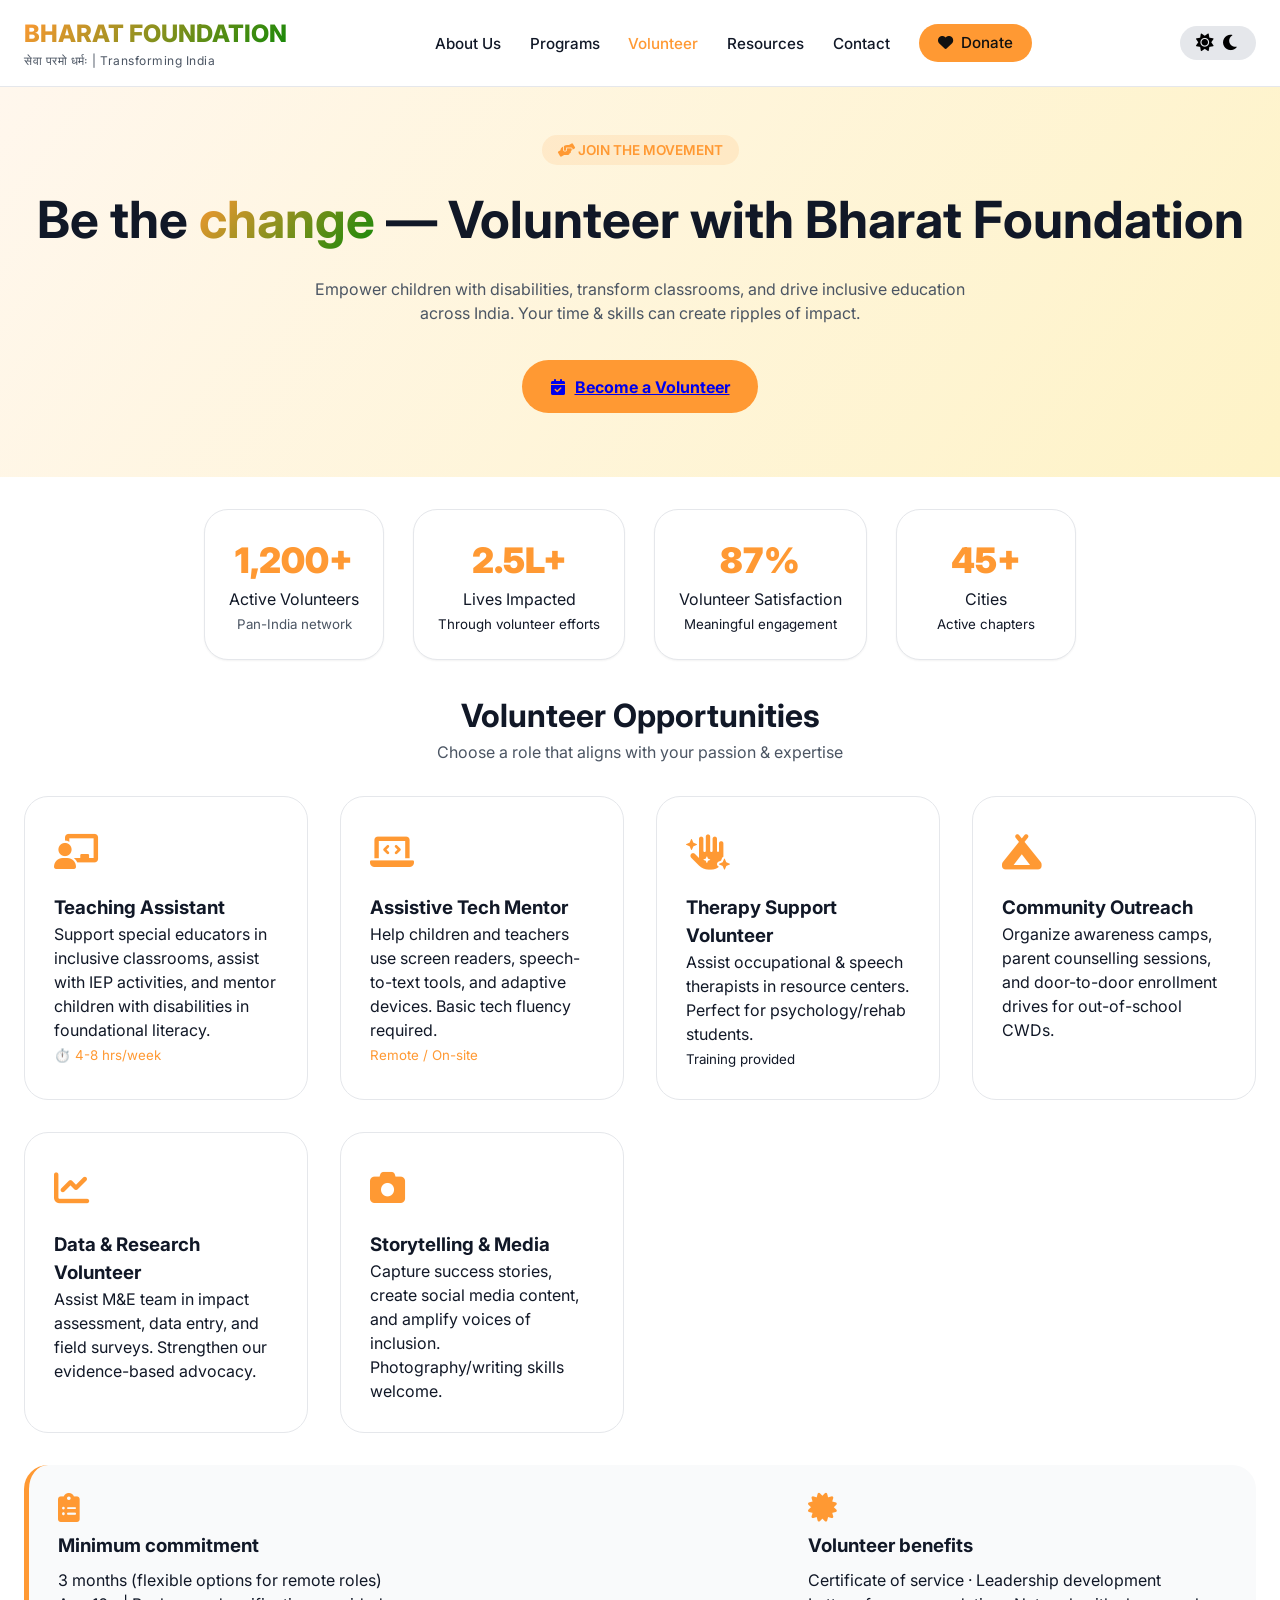
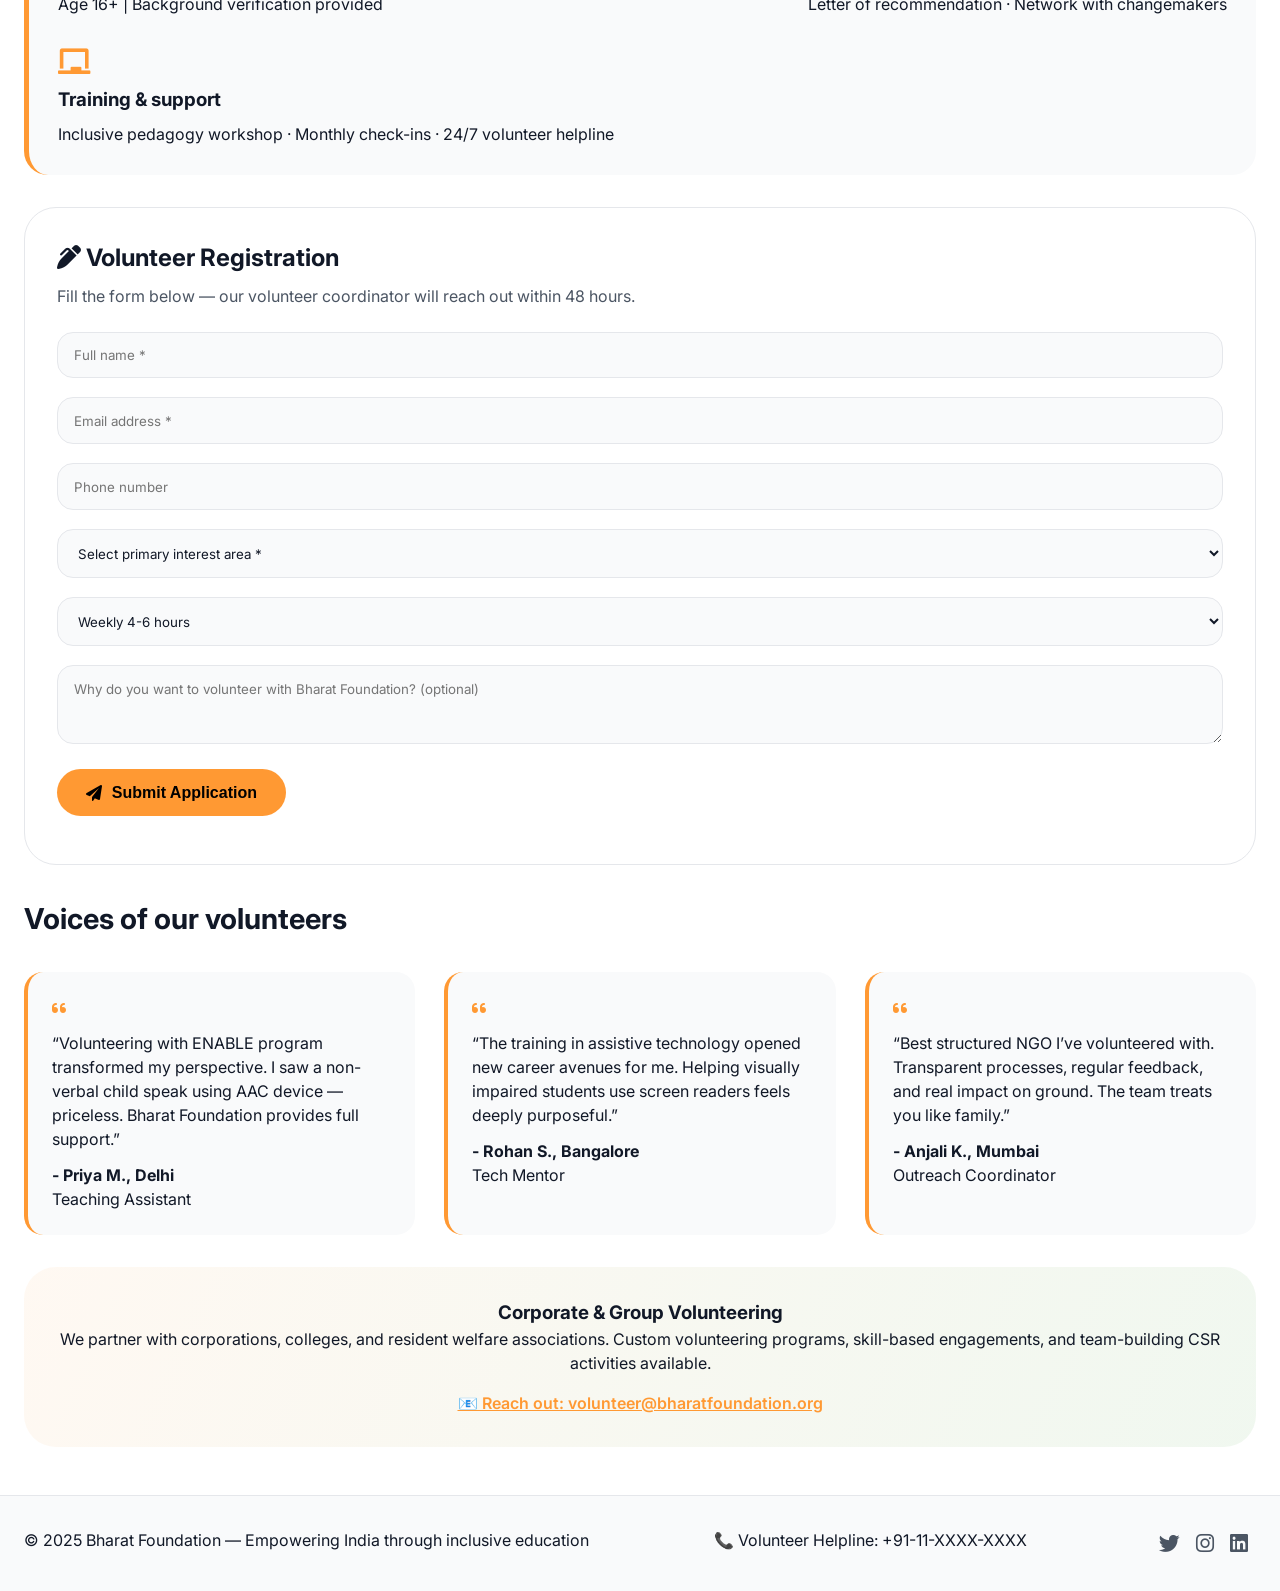
<file: volunteer.html>
<!DOCTYPE html>
<html lang="en">
<head>
  <meta charset="UTF-8">
  <meta name="viewport" content="width=device-width, initial-scale=1.0, user-scalable=yes, viewport-fit=cover">
  <title>Volunteer with Us | Bharat Foundation</title>
  <link href="https://fonts.googleapis.com/css2?family=Inter:opsz,wght@14..32,300;14..32,400;14..32,500;14..32,600;14..32,700;14..32,800;14..32,900&display=swap" rel="stylesheet">
  <link rel="stylesheet" href="https://cdnjs.cloudflare.com/ajax/libs/font-awesome/6.0.0-beta3/css/all.min.css">
  <style>
    * {
      margin: 0;
      padding: 0;
      box-sizing: border-box;
      transition: background-color 0.2s ease, color 0.2s ease, border-color 0.2s ease;
    }

    body {
      font-family: 'Inter', sans-serif;
      background-color: var(--bg-primary);
      color: var(--text-primary);
      line-height: 1.5;
    }

    /* Light theme (default) */
    :root {
      --bg-primary: #ffffff;
      --bg-secondary: #f9fafb;
      --text-primary: #111827;
      --text-secondary: #4b5563;
      --card-bg: #ffffff;
      --card-border: #e5e7eb;
      --border-light: #f0f2f5;
      --hero-gradient-start: #fff7ed;
      --hero-gradient-end: #fef3c7;
      --navbar-bg: rgba(255, 255, 255, 0.96);
      --shadow-sm: 0 1px 2px 0 rgba(0, 0, 0, 0.05);
      --shadow-md: 0 4px 6px -1px rgba(0, 0, 0, 0.1);
      --btn-primary: #FF9933;
      --btn-primary-hover: #e67e22;
      --accent-green: #138808;
    }

    body.dark-theme {
      --bg-primary: #0f172a;
      --bg-secondary: #1e293b;
      --text-primary: #f1f5f9;
      --text-secondary: #cbd5e1;
      --card-bg: #1e293b;
      --card-border: #334155;
      --border-light: #334155;
      --hero-gradient-start: #0f172a;
      --hero-gradient-end: #1e1b4b;
      --navbar-bg: rgba(15, 23, 42, 0.96);
      --shadow-sm: 0 1px 2px 0 rgba(0, 0, 0, 0.3);
    }

    .container {
      max-width: 1280px;
      margin: 0 auto;
      padding: 0 1.5rem;
    }

    /* ========== HEADER & NAV ========== */
    header {
      background: var(--navbar-bg);
      backdrop-filter: blur(12px);
      position: sticky;
      top: 0;
      z-index: 1000;
      border-bottom: 1px solid var(--card-border);
    }

    .navbar {
      display: flex;
      justify-content: space-between;
      align-items: center;
      padding: 1rem 0;
      flex-wrap: wrap;
    }

    .logo h1 {
      font-size: 1.5rem;
      font-weight: 800;
      background: linear-gradient(135deg, #FF9933, #138808);
      -webkit-background-clip: text;
      background-clip: text;
      color: transparent;
    }
    .logo p {
      font-size: 0.75rem;
      color: var(--text-secondary);
      letter-spacing: 0.5px;
    }

    .nav-links {
      display: flex;
      gap: 1.8rem;
      align-items: center;
      list-style: none;
    }
    .nav-links li a {
      text-decoration: none;
      font-weight: 500;
      color: var(--text-primary);
      font-size: 0.95rem;
    }
    .donate-btn-nav {
      background: #FF9933;
      padding: 0.5rem 1.2rem;
      border-radius: 2rem;
      color: #111 !important;
      font-weight: 700;
      display: inline-flex;
      align-items: center;
      gap: 8px;
    }
    .theme-switch {
      background: var(--card-border);
      border: none;
      border-radius: 3rem;
      padding: 0.5rem 1rem;
      cursor: pointer;
      display: flex;
      gap: 8px;
      font-size: 1.1rem;
    }
    .mobile-menu-btn {
      display: none;
      font-size: 1.8rem;
      cursor: pointer;
    }
    .overlay {
      position: fixed;
      inset: 0;
      background: rgba(0,0,0,0.5);
      z-index: 1100;
      display: none;
    }
    .mobile-drawer {
      position: fixed;
      top: 0;
      left: -100%;
      width: 80%;
      max-width: 320px;
      height: 100%;
      background: var(--bg-primary);
      z-index: 1200;
      padding: 2rem 1.5rem;
      transition: left 0.3s;
      box-shadow: 2px 0 20px rgba(0,0,0,0.2);
      overflow-y: auto;
    }
    .close-drawer {
      font-size: 2rem;
      text-align: right;
      cursor: pointer;
    }
    .mobile-nav-item {
      margin: 1rem 0;
    }
    .mobile-sub a {
      display: block;
      padding-left: 1rem;
      font-size: 0.85rem;
      color: var(--text-secondary);
      margin: 0.5rem 0;
    }
    .mobile-donate-btn {
      display: block;
      background: #FF9933;
      text-align: center;
      padding: 0.8rem;
      border-radius: 2rem;
      margin-top: 1.5rem;
      font-weight: bold;
    }

    @media (max-width: 1024px) {
      .nav-links { display: none; }
      .mobile-menu-btn { display: block; }
      .theme-toggle-wrapper { margin-left: auto; margin-right: 1rem; }
    }

    /* ========== VOLUNTEER HERO ========== */
    .volunteer-hero {
      background: linear-gradient(125deg, var(--hero-gradient-start) 0%, var(--hero-gradient-end) 100%);
      padding: 3rem 0 4rem;
      text-align: center;
    }
    .hero-badge {
      display: inline-block;
      background: #FF993320;
      padding: 0.3rem 1rem;
      border-radius: 40px;
      font-size: 0.85rem;
      font-weight: 600;
      color: #FF9933;
      margin-bottom: 1rem;
    }
    .gradient-text {
      background: linear-gradient(135deg, #FF9933, #138808);
      -webkit-background-clip: text;
      background-clip: text;
      color: transparent;
    }

    /* impact cards */
    .impact-stats {
      display: flex;
      flex-wrap: wrap;
      gap: 1.8rem;
      justify-content: center;
      margin: 2rem 0;
    }
    .impact-card {
      background: var(--card-bg);
      border-radius: 1.5rem;
      padding: 1.5rem;
      text-align: center;
      min-width: 180px;
      border: 1px solid var(--card-border);
      box-shadow: var(--shadow-sm);
    }
    .impact-number {
      font-size: 2.2rem;
      font-weight: 900;
      color: #FF9933;
    }

    /* volunteer roles grid */
    .roles-grid {
      display: grid;
      grid-template-columns: repeat(auto-fit, minmax(260px, 1fr));
      gap: 2rem;
      margin: 2rem 0;
    }
    .role-card {
      background: var(--card-bg);
      border-radius: 1.5rem;
      padding: 1.8rem;
      border: 1px solid var(--card-border);
      transition: all 0.25s ease;
    }
    .role-card:hover {
      transform: translateY(-6px);
      border-color: #FF9933;
      box-shadow: 0 12px 24px -12px rgba(0,0,0,0.2);
    }
    .role-icon {
      font-size: 2.2rem;
      color: #FF9933;
      margin-bottom: 1rem;
    }

    /* volunteer form */
    .vol-form-container {
      background: var(--card-bg);
      border-radius: 2rem;
      padding: 2rem;
      border: 1px solid var(--card-border);
      margin: 2rem 0;
    }
    .form-group {
      margin-bottom: 1.2rem;
    }
    .form-group input, .form-group select, .form-group textarea {
      width: 100%;
      padding: 0.9rem 1rem;
      border-radius: 1rem;
      border: 1px solid var(--card-border);
      background: var(--bg-secondary);
      color: var(--text-primary);
      font-family: inherit;
    }
    .btn-primary {
      background: #FF9933;
      border: none;
      padding: 0.9rem 1.8rem;
      border-radius: 2rem;
      font-weight: 700;
      cursor: pointer;
      font-size: 1rem;
      transition: 0.2s;
      display: inline-flex;
      align-items: center;
      gap: 10px;
    }
    .btn-primary:hover { background: var(--btn-primary-hover); transform: scale(1.02); }

    .testimonial-grid {
      display: grid;
      grid-template-columns: repeat(auto-fit, minmax(280px,1fr));
      gap: 1.8rem;
      margin: 2rem 0;
    }
    .testimonial {
      background: var(--bg-secondary);
      border-radius: 1.2rem;
      padding: 1.5rem;
      border-left: 4px solid #FF9933;
    }

    .animate-on-scroll {
      opacity: 0;
      transform: translateY(25px);
      transition: opacity 0.6s ease, transform 0.6s ease;
    }
    .animate-on-scroll.revealed {
      opacity: 1;
      transform: translateY(0);
    }
    footer {
      background: var(--bg-secondary);
      border-top: 1px solid var(--card-border);
      padding: 2rem 0;
      margin-top: 3rem;
      text-align: center;
    }
    .social-icons a {
      color: var(--text-secondary);
      margin: 0 0.5rem;
      font-size: 1.3rem;
    }
    @media (max-width: 680px) {
      .container { padding: 0 1rem; }
    }
  </style>
</head>
<body>

<header>
  <div class="container">
    <div class="navbar">
      <div class="logo">
        <h1>BHARAT FOUNDATION</h1>
        <p>सेवा परमो धर्मः | Transforming India</p>
      </div>
      <ul class="nav-links">
        <li><a href="#">About Us</a></li>
        <li><a href="#">Programs</a></li>
        <li><a href="volunteer.html" style="color:#FF9933;">Volunteer</a></li>
        <li><a href="#">Resources</a></li>
        <li><a href="#">Contact</a></li>
        <li><a href="#" class="donate-btn-nav"><i class="fas fa-heart"></i> Donate</a></li>
      </ul>
      <div class="theme-toggle-wrapper">
        <button id="darkModeToggle" class="theme-switch"><i class="fas fa-sun"></i><i class="fas fa-moon"></i></button>
      </div>
      <div class="mobile-menu-btn" id="mobileMenuBtn"><i class="fas fa-bars"></i></div>
    </div>
  </div>
</header>

<div class="overlay" id="overlay"></div>
<div class="mobile-drawer" id="mobileDrawer">
  <div class="close-drawer" id="closeDrawerBtn">&times;</div>
  <div class="mobile-nav-item"><a href="#">🏠 Home</a></div>
  <div class="mobile-nav-item"><a href="#">📖 About Us</a></div>
  <div class="mobile-nav-item"><a href="#">📚 Programs</a></div>
  <div class="mobile-nav-item"><a href="volunteer.html">🤝 Volunteer</a></div>
  <div class="mobile-nav-item"><a href="#">📞 Contact</a></div>
  <a href="#" class="mobile-donate-btn">❤️ Donate Now</a>
</div>

<main>
  <!-- Hero section -->
  <section class="volunteer-hero">
    <div class="container">
      <div class="hero-badge"><i class="fas fa-hands-helping"></i> JOIN THE MOVEMENT</div>
      <h1 style="font-size: clamp(2rem,6vw,3.2rem);">Be the <span class="gradient-text">change</span> — Volunteer with Bharat Foundation</h1>
      <p style="max-width: 700px; margin: 1.2rem auto; color: var(--text-secondary);">Empower children with disabilities, transform classrooms, and drive inclusive education across India. Your time & skills can create ripples of impact.</p>
      <a href="#volunteer-form-action" class="btn-primary" style="margin-top: 1rem;"><i class="fas fa-calendar-check"></i> Become a Volunteer</a>
    </div>
  </section>

  <div class="container">
    <!-- Impact stats (NGO credibility) -->
    <div class="impact-stats">
      <div class="impact-card animate-on-scroll"><div class="impact-number">1,200+</div><p>Active Volunteers</p><small style="color: var(--text-secondary);">Pan-India network</small></div>
      <div class="impact-card animate-on-scroll"><div class="impact-number">2.5L+</div><p>Lives Impacted</p><small>Through volunteer efforts</small></div>
      <div class="impact-card animate-on-scroll"><div class="impact-number">87%</div><p>Volunteer Satisfaction</p><small>Meaningful engagement</small></div>
      <div class="impact-card animate-on-scroll"><div class="impact-number">45+</div><p>Cities</p><small>Active chapters</small></div>
    </div>

    <!-- Why volunteer with us -->
    <div class="section-header" style="text-align: center; margin: 2rem 0 0.5rem;">
      <h2 class="section-title" style="font-size: 2rem;">Volunteer Opportunities</h2>
      <p style="color: var(--text-secondary);">Choose a role that aligns with your passion & expertise</p>
    </div>

    <div class="roles-grid">
      <div class="role-card animate-on-scroll"><div class="role-icon"><i class="fas fa-chalkboard-user"></i></div><h3>Teaching Assistant</h3><p>Support special educators in inclusive classrooms, assist with IEP activities, and mentor children with disabilities in foundational literacy.</p><small style="color:#FF9933;">⏱️ 4-8 hrs/week</small></div>
      <div class="role-card animate-on-scroll"><div class="role-icon"><i class="fas fa-laptop-code"></i></div><h3>Assistive Tech Mentor</h3><p>Help children and teachers use screen readers, speech-to-text tools, and adaptive devices. Basic tech fluency required.</p><small style="color:#FF9933;">Remote / On-site</small></div>
      <div class="role-card animate-on-scroll"><div class="role-icon"><i class="fas fa-hand-sparkles"></i></div><h3>Therapy Support Volunteer</h3><p>Assist occupational & speech therapists in resource centers. Perfect for psychology/rehab students.</p><small>Training provided</small></div>
      <div class="role-card animate-on-scroll"><div class="role-icon"><i class="fas fa-campground"></i></div><h3>Community Outreach</h3><p>Organize awareness camps, parent counselling sessions, and door-to-door enrollment drives for out-of-school CWDs.</p></div>
      <div class="role-card animate-on-scroll"><div class="role-icon"><i class="fas fa-chart-line"></i></div><h3>Data & Research Volunteer</h3><p>Assist M&E team in impact assessment, data entry, and field surveys. Strengthen our evidence-based advocacy.</p></div>
      <div class="role-card animate-on-scroll"><div class="role-icon"><i class="fas fa-camera"></i></div><h3>Storytelling & Media</h3><p>Capture success stories, create social media content, and amplify voices of inclusion. Photography/writing skills welcome.</p></div>
    </div>

    <!-- Volunteer requirements & benefits (professional details) -->
    <div class="highlight-card" style="background: var(--bg-secondary); border-radius: 1.5rem; padding: 1.8rem; margin: 2rem 0; border-left: 5px solid #FF9933;">
      <div style="display: flex; flex-wrap: wrap; gap: 2rem; justify-content: space-between;">
        <div><i class="fas fa-clipboard-list" style="color:#FF9933; font-size: 1.8rem;"></i><h3 style="margin: 0.5rem 0;">Minimum commitment</h3><p>3 months (flexible options for remote roles) <br> Age 16+ | Background verification provided</p></div>
        <div><i class="fas fa-certificate" style="color:#FF9933; font-size: 1.8rem;"></i><h3 style="margin: 0.5rem 0;">Volunteer benefits</h3><p>Certificate of service · Leadership development <br> Letter of recommendation · Network with changemakers</p></div>
        <div><i class="fas fa-chalkboard" style="color:#FF9933; font-size: 1.8rem;"></i><h3 style="margin: 0.5rem 0;">Training & support</h3><p>Inclusive pedagogy workshop · Monthly check-ins · 24/7 volunteer helpline</p></div>
      </div>
    </div>

    <!-- Volunteer Registration Form -->
    <div id="volunteer-form-action" class="vol-form-container animate-on-scroll">
      <h2 style="margin-bottom: 0.5rem;"><i class="fas fa-pen-alt"></i> Volunteer Registration</h2>
      <p style="margin-bottom: 1.5rem; color: var(--text-secondary);">Fill the form below — our volunteer coordinator will reach out within 48 hours.</p>
      <form id="volunteerForm">
        <div class="form-group"><input type="text" id="fullname" placeholder="Full name *" required></div>
        <div class="form-group"><input type="email" id="email" placeholder="Email address *" required></div>
        <div class="form-group"><input type="tel" id="phone" placeholder="Phone number"></div>
        <div class="form-group"><select id="interestRole" required><option value="">Select primary interest area *</option><option>Teaching Assistant</option><option>Assistive Tech Mentor</option><option>Therapy Support</option><option>Community Outreach</option><option>Data & Research</option><option>Storytelling & Media</option></select></div>
        <div class="form-group"><select id="availability"><option>Weekly 4-6 hours</option><option>Weekly 8-10 hours</option><option>Weekends only</option><option>Flexible remote</option></select></div>
        <div class="form-group"><textarea rows="3" id="message" placeholder="Why do you want to volunteer with Bharat Foundation? (optional)"></textarea></div>
        <button type="submit" class="btn-primary"><i class="fas fa-paper-plane"></i> Submit Application</button>
        <p id="formFeedback" style="margin-top: 1rem; font-size: 0.9rem;"></p>
      </form>
    </div>

    <!-- Real volunteer testimonials -->
    <div class="section-header" style="margin: 2rem 0 0.5rem;"><h2 style="font-size: 1.8rem;">Voices of our volunteers</h2></div>
    <div class="testimonial-grid">
      <div class="testimonial animate-on-scroll"><i class="fas fa-quote-left" style="color:#FF9933;"></i><p style="margin: 0.7rem 0;">“Volunteering with ENABLE program transformed my perspective. I saw a non-verbal child speak using AAC device — priceless. Bharat Foundation provides full support.”</p><strong>- Priya M., Delhi</strong><div>Teaching Assistant</div></div>
      <div class="testimonial animate-on-scroll"><i class="fas fa-quote-left" style="color:#FF9933;"></i><p style="margin: 0.7rem 0;">“The training in assistive technology opened new career avenues for me. Helping visually impaired students use screen readers feels deeply purposeful.”</p><strong>- Rohan S., Bangalore</strong><div>Tech Mentor</div></div>
      <div class="testimonial animate-on-scroll"><i class="fas fa-quote-left" style="color:#FF9933;"></i><p style="margin: 0.7rem 0;">“Best structured NGO I’ve volunteered with. Transparent processes, regular feedback, and real impact on ground. The team treats you like family.”</p><strong>- Anjali K., Mumbai</strong><div>Outreach Coordinator</div></div>
    </div>

    <!-- Call to action: additional info -->
    <div class="glass-effect" style="background: linear-gradient(115deg, #FF993310, #13880810); border-radius: 2rem; padding: 2rem; text-align: center; margin: 2rem 0;">
      <h3>Corporate & Group Volunteering</h3>
      <p>We partner with corporations, colleges, and resident welfare associations. Custom volunteering programs, skill-based engagements, and team-building CSR activities available.</p>
      <a href="#" style="display: inline-block; margin-top: 1rem; font-weight: 600; color: #FF9933;">📧 Reach out: volunteer@bharatfoundation.org</a>
    </div>
  </div>
</main>

<footer>
  <div class="container">
    <div class="footer-grid" style="display: flex; justify-content: space-between; flex-wrap: wrap; gap: 1rem;">
      <div><p>© 2025 Bharat Foundation — Empowering India through inclusive education</p></div>
      <div><p>📞 Volunteer Helpline: +91-11-XXXX-XXXX</p></div>
      <div class="social-icons"><a href="#"><i class="fab fa-twitter"></i></a><a href="#"><i class="fab fa-instagram"></i></a><a href="#"><i class="fab fa-linkedin"></i></a></div>
    </div>
  </div>
</footer>

<script>
  (function() {
    // Mobile drawer & overlay
    const mobileBtn = document.getElementById('mobileMenuBtn');
    const drawer = document.getElementById('mobileDrawer');
    const overlayDiv = document.getElementById('overlay');
    const closeBtn = document.getElementById('closeDrawerBtn');
    function closeDrawer() { if(overlayDiv) overlayDiv.style.display = 'none'; if(drawer) drawer.style.left = '-100%'; document.body.style.overflow = ''; }
    function openDrawer() { if(drawer) drawer.style.left = '0'; if(overlayDiv) overlayDiv.style.display = 'block'; document.body.style.overflow = 'hidden'; }
    if(mobileBtn) mobileBtn.addEventListener('click', openDrawer);
    if(closeBtn) closeBtn.addEventListener('click', closeDrawer);
    if(overlayDiv) overlayDiv.addEventListener('click', closeDrawer);
    document.querySelectorAll('.mobile-drawer a').forEach(link => link.addEventListener('click', () => setTimeout(closeDrawer, 100)));

    // Dark mode toggle with persistence
    const toggleBtn = document.getElementById('darkModeToggle');
    const setTheme = (isDark) => {
      if(isDark) { document.body.classList.add('dark-theme'); localStorage.setItem('bharat-theme', 'dark'); }
      else { document.body.classList.remove('dark-theme'); localStorage.setItem('bharat-theme', 'light'); }
    };
    const saved = localStorage.getItem('bharat-theme');
    const prefersDark = window.matchMedia('(prefers-color-scheme: dark)').matches;
    if(saved === 'dark') setTheme(true);
    else if(saved === 'light') setTheme(false);
    else if(prefersDark) setTheme(true);
    else setTheme(false);
    if(toggleBtn) toggleBtn.addEventListener('click', () => setTheme(!document.body.classList.contains('dark-theme')));

    // Scroll reveal animation
    const animatedElements = document.querySelectorAll('.animate-on-scroll');
    const observer = new IntersectionObserver((entries) => {
      entries.forEach(entry => {
        if(entry.isIntersecting) {
          entry.target.classList.add('revealed');
          observer.unobserve(entry.target);
        }
      });
    }, { threshold: 0.1, rootMargin: "0px 0px -30px 0px" });
    animatedElements.forEach(el => observer.observe(el));

    // Volunteer form submission (demo - professional feedback)
    const volunteerForm = document.getElementById('volunteerForm');
    const feedbackPara = document.getElementById('formFeedback');
    if(volunteerForm) {
      volunteerForm.addEventListener('submit', (e) => {
        e.preventDefault();
        const name = document.getElementById('fullname')?.value.trim();
        const email = document.getElementById('email')?.value.trim();
        const role = document.getElementById('interestRole')?.value;
        if(!name || !email || !role) {
          feedbackPara.innerHTML = '<span style="color:#e67e22;">⚠️ Please fill required fields (Name, Email, Role).</span>';
          return;
        }
        if(!email.includes('@')) {
          feedbackPara.innerHTML = '<span style="color:#e67e22;">📧 Enter a valid email address.</span>';
          return;
        }
        // Simulate success message
        feedbackPara.innerHTML = '<span style="color:#138808;"><i class="fas fa-check-circle"></i> Thank you, ' + name + '! Our volunteer team will connect within 48 hours.</span>';
        volunteerForm.reset();
        setTimeout(() => { feedbackPara.innerHTML = ''; }, 5000);
      });
    }

    // subtle hover enhancements
    const roleCards = document.querySelectorAll('.role-card');
    roleCards.forEach(card => {
      card.addEventListener('mouseenter', () => { card.style.transition = '0.2s'; });
    });
  })();
</script>
</body>
</html>
</file>
<file: style.css>
/* style.css - Bharat Foundation Premium Theme
   Modern, animated, professional with Day/Night mode & creative micro-interactions
*/

:root {
  /* Light Mode (Vibrant & Professional) */
  --bg-body: #fefcf8;
  --text-primary: #1e2a2f;
  --header-bg: rgba(255, 255, 255, 0.96);
  --border-light: #f0ede8;
  --card-bg: #ffffff;
  --card-border: #f0eade;
  --card-shadow: 0 20px 35px -12px rgba(0, 0, 0, 0.08), 0 1px 2px rgba(0, 0, 0, 0.02);
  --hero-gradient-start: #fffaf5;
  --hero-gradient-end: #fff2e5;
  --stats-bg: #f6fbf4;
  --footer-bg: #0a2e1a;
  --footer-text: #e2f0e2;
  --nav-link-color: #2c5e3f;
  --dropdown-bg: #ffffff;
  --dropdown-border: #f3ede5;
  --highlight-card-bg: #ffffff;
  --mega-menu-bg: #ffffff;
  --section-title-color: #1e4620;
  --btn-primary-bg: #FF9933;
  --btn-primary-hover: #e07e1f;
  --btn-secondary-bg: #138808;
  --btn-secondary-hover: #0e6b06;
  --accent-glow: rgba(255, 153, 51, 0.2);
  --glass-bg: rgba(255, 255, 255, 0.7);
  --glass-border: rgba(255, 153, 51, 0.2);
}

body.dark-theme {
  --bg-body: #0f1818;
  --text-primary: #eef2f0;
  --header-bg: rgba(18, 28, 26, 0.96);
  --border-light: #2a3a32;
  --card-bg: #1a2a26;
  --card-border: #2e423a;
  --card-shadow: 0 20px 35px -12px rgba(0, 0, 0, 0.5);
  --hero-gradient-start: #14211e;
  --hero-gradient-end: #1e2a24;
  --stats-bg: #16261e;
  --footer-bg: #071a0e;
  --footer-text: #c8e0c8;
  --nav-link-color: #cfdfcf;
  --dropdown-bg: #1e2e2a;
  --dropdown-border: #3a4e42;
  --highlight-card-bg: #1e2e2a;
  --mega-menu-bg: #1e2e2a;
  --section-title-color: #ffdaa4;
  --btn-primary-bg: #FF9933;
  --btn-primary-hover: #ffaa55;
  --btn-secondary-bg: #2c9c2c;
  --btn-secondary-hover: #3cb43c;
  --accent-glow: rgba(255, 153, 51, 0.25);
  --glass-bg: rgba(26, 42, 38, 0.75);
  --glass-border: rgba(255, 153, 51, 0.3);
}

* {
  margin: 0;
  padding: 0;
  box-sizing: border-box;
}

body {
  font-family: 'Inter', sans-serif;
  background: var(--bg-body);
  color: var(--text-primary);
  scroll-behavior: smooth;
  overflow-x: hidden;
  transition: background 0.4s cubic-bezier(0.2, 0.9, 0.4, 1.1), color 0.3s ease;
}

.container {
  max-width: 1280px;
  margin: 0 auto;
  padding: 0 2rem;
  position: relative;
  z-index: 2;
}

/* ========== HEADER & NAVIGATION ========== */
header {
  background: var(--header-bg);
  backdrop-filter: blur(8px);
  position: sticky;
  top: 0;
  z-index: 1000;
  border-bottom: 1px solid var(--border-light);
  transition: all 0.3s ease;
}

.navbar {
  display: flex;
  justify-content: space-between;
  align-items: center;
  padding: 1rem 0;
  gap: 1.5rem;
  flex-wrap: wrap;
}

.logo h1 {
  font-size: 1.7rem;
  font-weight: 900;
  background: linear-gradient(135deg, #FF9933, #138808);
  -webkit-background-clip: text;
  background-clip: text;
  color: transparent;
  letter-spacing: -0.5px;
  transition: transform 0.2s;
}

.logo p {
  font-size: 0.65rem;
  font-weight: 700;
  color: #FF9933;
  letter-spacing: 1.2px;
  margin-top: 4px;
  opacity: 0.9;
}

.nav-links {
  display: flex;
  gap: 0.5rem;
  list-style: none;
  align-items: center;
}

.nav-item {
  position: relative;
}

.nav-item > a {
  text-decoration: none;
  font-weight: 600;
  color: var(--nav-link-color);
  transition: all 0.2s;
  font-size: 0.95rem;
  padding: 0.6rem 1rem;
  display: inline-block;
  border-radius: 40px;
  letter-spacing: -0.2px;
}

.nav-item > a:hover {
  color: #FF9933;
  background: rgba(255, 153, 51, 0.12);
  transform: translateY(-1px);
}

/* Dropdown */
.dropdown-menu {
  position: absolute;
  top: 48px;
  left: 0;
  background: var(--dropdown-bg);
  min-width: 270px;
  border-radius: 20px;
  box-shadow: 0 25px 40px -12px rgba(0, 0, 0, 0.2);
  opacity: 0;
  visibility: hidden;
  transition: all 0.25s cubic-bezier(0.2, 0.9, 0.4, 1.1);
  z-index: 100;
  border: 1px solid var(--dropdown-border);
  backdrop-filter: blur(4px);
  padding: 0.6rem 0;
  transform: translateY(8px);
}

.nav-item:hover .dropdown-menu {
  opacity: 1;
  visibility: visible;
  transform: translateY(0);
}

.dropdown-menu a {
  display: block;
  padding: 0.7rem 1.6rem;
  text-decoration: none;
  color: var(--nav-link-color);
  font-weight: 500;
  font-size: 0.9rem;
  transition: 0.2s;
  border-left: 3px solid transparent;
}

.dropdown-menu a:hover {
  background: rgba(255, 153, 51, 0.08);
  color: #FF9933;
  border-left-color: #FF9933;
  padding-left: 1.9rem;
}

/* Mega Menu */
.mega-menu {
  position: absolute;
  top: 48px;
  left: -80px;
  width: 680px;
  max-width: 90vw;
  background: var(--mega-menu-bg);
  border-radius: 28px;
  box-shadow: 0 30px 50px -12px rgba(0, 0, 0, 0.25);
  opacity: 0;
  visibility: hidden;
  transition: 0.25s cubic-bezier(0.2, 0.9, 0.4, 1.1);
  padding: 1.8rem;
  display: grid;
  grid-template-columns: repeat(2, 1fr);
  gap: 1.8rem;
  border: 1px solid var(--dropdown-border);
  backdrop-filter: blur(8px);
  transform: translateY(8px);
}

.nav-item.mega:hover .mega-menu {
  opacity: 1;
  visibility: visible;
  transform: translateY(0);
}

.mega-col h4 {
  font-size: 0.85rem;
  text-transform: uppercase;
  letter-spacing: 1.5px;
  color: #FF9933;
  margin-bottom: 1rem;
  border-left: 3px solid #FF9933;
  padding-left: 0.8rem;
}

.mega-col a {
  display: block;
  padding: 0.5rem 0;
  font-size: 0.9rem;
  color: var(--nav-link-color);
  text-decoration: none;
  font-weight: 500;
  transition: 0.2s;
}

.mega-col a:hover {
  color: #FF9933;
  transform: translateX(6px);
}

.donate-btn-nav {
  background: linear-gradient(105deg, #FF9933, #ff7e1a);
  color: white !important;
  padding: 0.6rem 1.5rem !important;
  border-radius: 40px;
  margin-left: 0.5rem;
  box-shadow: 0 4px 10px rgba(255, 153, 51, 0.3);
}

.donate-btn-nav:hover {
  transform: translateY(-2px);
  box-shadow: 0 8px 20px rgba(255, 153, 51, 0.4);
  background: linear-gradient(105deg, #ffaa44, #ff8c2e);
}

/* Theme Toggle */
.theme-toggle-wrapper {
  margin-left: 0.25rem;
}
.theme-switch {
  background: var(--card-border);
  border: none;
  font-size: 1.2rem;
  cursor: pointer;
  width: 42px;
  height: 42px;
  border-radius: 50%;
  display: flex;
  align-items: center;
  justify-content: center;
  transition: all 0.3s;
  color: #FF9933;
  background: rgba(255, 153, 51, 0.15);
}
.theme-switch:hover {
  transform: scale(1.05);
  background: rgba(255, 153, 51, 0.3);
}
.theme-switch .fa-sun { display: inline-block; }
.theme-switch .fa-moon { display: none; }
body.dark-theme .theme-switch .fa-sun { display: none; }
body.dark-theme .theme-switch .fa-moon { display: inline-block; }

/* ========== HERO SECTION ========== */
.hero {
  background: linear-gradient(125deg, var(--hero-gradient-start) 0%, var(--hero-gradient-end) 100%);
  padding: 5rem 0 6rem;
  position: relative;
  overflow: hidden;
}

.hero-bg-shape {
  position: absolute;
  top: -30%;
  right: -10%;
  width: 400px;
  height: 400px;
  background: radial-gradient(circle, rgba(255,153,51,0.15) 0%, rgba(255,153,51,0) 70%);
  border-radius: 50%;
  pointer-events: none;
}

.hero-grid {
  display: flex;
  align-items: center;
  gap: 4rem;
  flex-wrap: wrap;
  position: relative;
}

.hero-text {
  flex: 1;
  animation: fadeSlideUp 0.7s ease-out;
}

.hero-badge {
  display: inline-block;
  background: rgba(255, 153, 51, 0.15);
  padding: 0.3rem 1rem;
  border-radius: 40px;
  font-size: 0.75rem;
  font-weight: 600;
  color: #FF9933;
  margin-bottom: 1rem;
  backdrop-filter: blur(2px);
}

.hero-text h2 {
  font-size: clamp(2rem, 6vw, 3.5rem);
  font-weight: 900;
  line-height: 1.2;
  color: #1e4620;
}

body.dark-theme .hero-text h2 {
  color: #ffdeae;
}

.gradient-text {
  background: linear-gradient(120deg, #FF9933, #138808);
  -webkit-background-clip: text;
  background-clip: text;
  color: transparent;
}

.tagline {
  font-size: clamp(1rem, 3vw, 1.15rem);
  margin: 1.5rem 0;
  border-left: 4px solid #FF9933;
  padding-left: 1.2rem;
  color: var(--text-primary);
  opacity: 0.9;
}

.btn-primary {
  background: linear-gradient(105deg, var(--btn-primary-bg), #ff8a1f);
  border: none;
  padding: 0.9rem 2rem;
  border-radius: 60px;
  font-weight: 700;
  color: white;
  cursor: pointer;
  display: inline-flex;
  align-items: center;
  gap: 10px;
  text-decoration: none;
  font-size: 1rem;
  transition: all 0.3s;
  box-shadow: 0 8px 18px rgba(255, 153, 51, 0.3);
}

.btn-primary:hover {
  transform: translateY(-3px);
  box-shadow: 0 15px 25px -8px rgba(255, 153, 51, 0.5);
  background: linear-gradient(105deg, #ffaa44, #ff8c2e);
}

.btn-arrow {
  transition: transform 0.2s;
}

.btn-primary:hover .btn-arrow {
  transform: translateX(5px);
}

.hero-image {
  flex: 1;
  text-align: center;
  position: relative;
}

.floating-icon {
  font-size: 5rem;
  color: #FF9933;
  animation: float 3s infinite ease-in-out;
  display: inline-block;
}

.floating-icon.second {
  font-size: 3.5rem;
  position: absolute;
  bottom: 0;
  right: 10%;
  animation-delay: 0.8s;
  opacity: 0.6;
}

.stat-badge {
  margin-top: 1.8rem;
  background: var(--glass-bg);
  backdrop-filter: blur(8px);
  padding: 0.5rem 1.2rem;
  border-radius: 60px;
  display: inline-block;
  font-weight: 600;
  border: 1px solid var(--glass-border);
}

@keyframes float {
  0%, 100% { transform: translateY(0); }
  50% { transform: translateY(-12px); }
}

@keyframes fadeSlideUp {
  from { opacity: 0; transform: translateY(30px); }
  to { opacity: 1; transform: translateY(0); }
}

/* ========== CATEGORIES SECTION ========== */
.categories-section {
  padding: 4rem 0;
}

.section-header {
  text-align: center;
  margin-bottom: 2.5rem;
}

.section-subtitle {
  font-size: 0.8rem;
  text-transform: uppercase;
  letter-spacing: 3px;
  color: #FF9933;
  font-weight: 700;
}

.section-title {
  font-size: clamp(1.8rem, 5vw, 2.5rem);
  font-weight: 800;
  color: var(--section-title-color);
  margin-top: 0.5rem;
}

.section-title:after {
  content: '';
  display: block;
  width: 70px;
  height: 3px;
  background: linear-gradient(90deg, #FF9933, #138808);
  margin: 0.8rem auto 0;
  border-radius: 3px;
}

.category-grid-demo {
  display: grid;
  grid-template-columns: repeat(auto-fit, minmax(280px, 1fr));
  gap: 2rem;
  margin-top: 1rem;
}

.demo-cat-card {
  background: var(--card-bg);
  padding: 1.8rem;
  border-radius: 1.8rem;
  box-shadow: var(--card-shadow);
  border: 1px solid var(--card-border);
  transition: all 0.35s cubic-bezier(0.2, 0.9, 0.4, 1.1);
  cursor: pointer;
  text-decoration: none;
  display: block;
  color: inherit;
  position: relative;
  overflow: hidden;
  backdrop-filter: blur(2px);
}

.demo-cat-card:hover {
  transform: translateY(-8px) scale(1.01);
  border-color: #FF9933;
  box-shadow: 0 30px 40px -15px rgba(0, 0, 0, 0.15);
}

.card-icon {
  font-size: 2.5rem;
  color: #FF9933;
  margin-bottom: 1rem;
}

.demo-cat-card h3 {
  font-size: 1.4rem;
  font-weight: 700;
  margin: 0.6rem 0;
  color: #1e4620;
}

body.dark-theme .demo-cat-card h3 {
  color: #ffdaa4;
}

.card-link-hint {
  color: #FF9933;
  font-size: 0.85rem;
  font-weight: 600;
  margin-top: 1rem;
  display: inline-flex;
  align-items: center;
  gap: 5px;
  transition: gap 0.2s;
}

.demo-cat-card:hover .card-link-hint {
  gap: 10px;
}

.card-shine {
  position: absolute;
  top: 0;
  left: -100%;
  width: 50%;
  height: 100%;
  background: linear-gradient(90deg, transparent, rgba(255,255,255,0.15), transparent);
  transition: left 0.5s;
  pointer-events: none;
}

.demo-cat-card:hover .card-shine {
  left: 100%;
}

/* Stats Section */
.stats-section {
  background: var(--stats-bg);
  padding: 4rem 0;
  transition: background 0.3s;
}

.stats-flex {
  display: flex;
  flex-wrap: wrap;
  gap: 2rem;
  justify-content: space-between;
  text-align: center;
}

.stat-item {
  flex: 1;
  min-width: 140px;
  padding: 1rem;
  border-radius: 2rem;
  transition: transform 0.2s;
}

.stat-item:hover {
  transform: scale(1.02);
}

.stat-number {
  font-size: clamp(2rem, 5vw, 3rem);
  font-weight: 900;
  background: linear-gradient(135deg, #FF9933, #e07e1f);
  -webkit-background-clip: text;
  background-clip: text;
  color: transparent;
}

/* Highlight glass card */
.highlight-section {
  padding: 3rem 0 4rem;
}

.highlight-card {
  background: var(--highlight-card-bg);
  border-radius: 2rem;
  padding: 2.5rem;
  box-shadow: var(--card-shadow);
  border: 1px solid var(--card-border);
  transition: all 0.3s;
  position: relative;
  overflow: hidden;
}

.glass-effect {
  backdrop-filter: blur(12px);
  background: var(--glass-bg);
}

.highlight-badge {
  display: inline-block;
  background: #FF9933;
  color: white;
  padding: 0.25rem 1rem;
  border-radius: 40px;
  font-size: 0.7rem;
  font-weight: 700;
  margin-bottom: 1rem;
}

.highlight-card h3 {
  font-size: clamp(1.3rem, 4vw, 1.8rem);
  color: #1e4620;
  margin-bottom: 1rem;
}

body.dark-theme .highlight-card h3 {
  color: #ffdeae;
}

.highlight-tags {
  display: flex;
  flex-wrap: wrap;
  gap: 1rem;
  margin: 1.5rem 0;
}

.highlight-tags span {
  background: rgba(255, 153, 51, 0.12);
  padding: 0.4rem 1rem;
  border-radius: 40px;
  font-size: 0.8rem;
  font-weight: 500;
}

.btn-secondary {
  background: var(--btn-secondary-bg);
  padding: 0.8rem 1.8rem;
  border-radius: 40px;
  color: white;
  text-decoration: none;
  display: inline-flex;
  align-items: center;
  gap: 8px;
  font-weight: 600;
  transition: all 0.2s;
}

.btn-secondary:hover {
  background: var(--btn-secondary-hover);
  transform: translateY(-2px);
}

/* Footer */
footer {
  background: var(--footer-bg);
  color: var(--footer-text);
  padding: 2.5rem 0;
  margin-top: 2rem;
}

.footer-grid {
  display: flex;
  flex-wrap: wrap;
  justify-content: space-between;
  align-items: center;
  gap: 1.5rem;
}

.social-icons a {
  color: #FF9933;
  margin: 0 0.6rem;
  font-size: 1.3rem;
  transition: transform 0.2s;
  display: inline-block;
}

.social-icons a:hover {
  transform: translateY(-3px);
  color: #ffbb66;
}

/* Mobile Drawer */
.mobile-drawer {
  position: fixed;
  top: 0;
  left: -100%;
  width: 85%;
  max-width: 340px;
  height: 100%;
  background: var(--card-bg);
  z-index: 2000;
  box-shadow: 2px 0 30px rgba(0,0,0,0.2);
  transition: left 0.35s cubic-bezier(0.2, 0.9, 0.4, 1.1);
  padding: 2rem 1.5rem;
  overflow-y: auto;
}

.mobile-drawer a {
  color: var(--nav-link-color);
  text-decoration: none;
  display: block;
  padding: 0.6rem 0;
}

.close-drawer {
  font-size: 2rem;
  cursor: pointer;
  text-align: right;
  margin-bottom: 1rem;
  color: #FF9933;
}

.mobile-nav-item {
  border-bottom: 1px solid var(--border-light);
  padding: 0.4rem 0;
}

.mobile-sub {
  padding-left: 1rem;
  font-size: 0.9rem;
}

.mobile-donate-btn {
  background: #FF9933;
  color: white;
  text-align: center;
  border-radius: 60px;
  padding: 12px;
  margin-top: 1.8rem;
  display: block;
  font-weight: bold;
}

.overlay {
  position: fixed;
  top: 0;
  left: 0;
  width: 100%;
  height: 100%;
  background: rgba(0, 0, 0, 0.5);
  backdrop-filter: blur(2px);
  z-index: 1999;
  display: none;
}

.mobile-menu-btn {
  display: none;
  font-size: 1.8rem;
  cursor: pointer;
  color: #FF9933;
  transition: transform 0.2s;
}

.mobile-menu-btn:hover {
  transform: scale(1.05);
}

/* ========== RESPONSIVE ========== */
@media (max-width: 900px) {
  .nav-links { display: none; }
  .mobile-menu-btn { display: block; }
  .mega-menu { width: 90vw; left: -20px; grid-template-columns: 1fr; }
  .hero-grid { flex-direction: column; text-align: center; }
  .tagline { border-left: none; border-top: 3px solid #FF9933; padding-top: 0.8rem; display: inline-block; }
  .footer-grid { flex-direction: column; text-align: center; }
}

@media (max-width: 640px) {
  .container { padding: 0 1.2rem; }
  .category-grid-demo { grid-template-columns: 1fr; }
  .stats-flex { flex-direction: column; gap: 1rem; }
  .highlight-card { padding: 1.5rem; }
}

/*Story Page */
.story-hero {
      background: linear-gradient(125deg, var(--hero-gradient-start) 0%, var(--hero-gradient-end) 100%);
      padding: 4rem 0 5rem;
      position: relative;
      overflow: hidden;
    }
    .timeline-section {
      padding: 4rem 0;
    }
    .timeline-grid {
      display: grid;
      grid-template-columns: repeat(auto-fit, minmax(280px, 1fr));
      gap: 2rem;
      margin-top: 2rem;
    }
    .timeline-card {
      background: var(--card-bg);
      border-radius: 1.5rem;
      padding: 1.8rem;
      border: 1px solid var(--card-border);
      transition: all 0.3s ease;
      position: relative;
      overflow: hidden;
    }
    .timeline-card:hover {
      transform: translateY(-8px);
      border-color: #FF9933;
      box-shadow: 0 20px 30px -12px rgba(0,0,0,0.15);
    }
    .timeline-year {
      font-size: 2rem;
      font-weight: 800;
      background: linear-gradient(135deg, #FF9933, #138808);
      -webkit-background-clip: text;
      background-clip: text;
      color: transparent;
      margin-bottom: 0.5rem;
    }
    .image-gallery {
      display: grid;
      grid-template-columns: repeat(auto-fit, minmax(250px, 1fr));
      gap: 1.5rem;
      margin: 2rem 0;
    }
    .gallery-img-card {
      background: var(--card-bg);
      border-radius: 1.2rem;
      overflow: hidden;
      border: 1px solid var(--card-border);
      transition: all 0.3s;
      cursor: pointer;
    }
    .gallery-img-card:hover {
      transform: scale(1.02);
      box-shadow: 0 15px 30px rgba(0,0,0,0.1);
    }
    .img-placeholder {
      width: 100%;
      height: 220px;
      background: linear-gradient(135deg, #FF9933, #138808);
      display: flex;
      align-items: center;
      justify-content: center;
      color: white;
      font-size: 3rem;
      transition: all 0.3s;
    }
    .gallery-img-card:hover .img-placeholder {
      filter: brightness(1.05);
    }
    .img-caption {
      padding: 1rem;
      text-align: center;
      font-weight: 500;
      color: var(--text-primary);
    }
    .stats-story {
      background: var(--stats-bg);
      padding: 3rem 0;
      margin: 2rem 0;
      border-radius: 2rem;
    }
    .quote-block {
      background: var(--highlight-card-bg);
      border-left: 5px solid #FF9933;
      padding: 2rem;
      border-radius: 1.5rem;
      margin: 2rem 0;
      font-style: italic;
      font-size: 1.2rem;
    }
    .leadership-grid {
      display: grid;
      grid-template-columns: repeat(auto-fit, minmax(220px, 1fr));
      gap: 2rem;
      margin-top: 2rem;
    }
    .leader-card {
      text-align: center;
      background: var(--card-bg);
      padding: 1.5rem;
      border-radius: 1.5rem;
      border: 1px solid var(--card-border);
      transition: all 0.3s;
    }
    .leader-card:hover {
      transform: translateY(-5px);
    }
    .leader-icon {
      width: 100px;
      height: 100px;
      background: linear-gradient(135deg, #FF9933, #138808);
      border-radius: 50%;
      display: flex;
      align-items: center;
      justify-content: center;
      margin: 0 auto 1rem;
      font-size: 3rem;
      color: white;
    }
    .value-badge {
      display: inline-block;
      background: rgba(255,153,51,0.15);
      padding: 0.4rem 1.2rem;
      border-radius: 40px;
      font-size: 0.8rem;
      font-weight: 600;
      color: #FF9933;
      margin: 0.25rem;
    }
    @keyframes fadeInUp {
      from { opacity: 0; transform: translateY(30px); }
      to { opacity: 1; transform: translateY(0); }
    }
    .animate-on-scroll {
      animation: fadeInUp 0.6s ease-out forwards;
      opacity: 0;
    }
    
/*vision.html*/
.vision-hero {
      background: linear-gradient(125deg, var(--hero-gradient-start) 0%, var(--hero-gradient-end) 100%);
      padding: 4rem 0 5rem;
      position: relative;
      overflow: hidden;
    }
    .mission-vision-grid {
      display: grid;
      grid-template-columns: repeat(auto-fit, minmax(300px, 1fr));
      gap: 2rem;
      margin: 3rem 0;
    }
    .mv-card {
      background: var(--card-bg);
      border-radius: 1.8rem;
      padding: 2rem;
      border: 1px solid var(--card-border);
      transition: all 0.3s ease;
      position: relative;
      overflow: hidden;
    }
    .mv-card:hover {
      transform: translateY(-8px);
      border-color: #FF9933;
      box-shadow: 0 25px 40px -15px rgba(0,0,0,0.15);
    }
    .mv-icon {
      font-size: 3rem;
      color: #FF9933;
      margin-bottom: 1rem;
    }
    .mv-title {
      font-size: 1.8rem;
      font-weight: 800;
      margin-bottom: 1rem;
      background: linear-gradient(135deg, #FF9933, #138808);
      -webkit-background-clip: text;
      background-clip: text;
      color: transparent;
    }
    .goal-grid {
      display: grid;
      grid-template-columns: repeat(auto-fit, minmax(250px, 1fr));
      gap: 1.5rem;
      margin: 2rem 0;
    }
    .goal-card {
      background: var(--card-bg);
      border-radius: 1.2rem;
      padding: 1.5rem;
      text-align: center;
      border: 1px solid var(--card-border);
      transition: all 0.3s;
    }
    .goal-card:hover {
      transform: translateY(-5px);
      background: rgba(255,153,51,0.05);
    }
    .goal-number {
      font-size: 2rem;
      font-weight: 900;
      color: #FF9933;
    }
    .image-showcase {
      display: grid;
      grid-template-columns: repeat(auto-fit, minmax(280px, 1fr));
      gap: 1.8rem;
      margin: 2rem 0;
    }
    .vision-img-card {
      background: var(--card-bg);
      border-radius: 1.2rem;
      overflow: hidden;
      border: 1px solid var(--card-border);
      transition: all 0.3s;
    }
    .vision-img-card:hover {
      transform: scale(1.02);
      box-shadow: 0 15px 30px rgba(0,0,0,0.1);
    }
    .img-placeholder-vision {
      width: 100%;
      height: 220px;
      background: linear-gradient(135deg, #FF9933, #138808);
      display: flex;
      align-items: center;
      justify-content: center;
      color: white;
      font-size: 3rem;
      transition: all 0.3s;
    }
    .vision-img-card:hover .img-placeholder-vision {
      filter: brightness(1.05);
    }
    .img-caption-vision {
      padding: 1rem;
      text-align: center;
      font-weight: 500;
      color: var(--text-primary);
    }
    .strategy-list {
      list-style: none;
      padding: 0;
    }
    .strategy-list li {
      padding: 0.8rem 0;
      border-bottom: 1px solid var(--border-light);
      display: flex;
      align-items: center;
      gap: 1rem;
    }
    .strategy-list li i {
      color: #FF9933;
      width: 24px;
    }
    .quote-block-vision {
      background: var(--highlight-card-bg);
      border-left: 5px solid #FF9933;
      padding: 2rem;
      border-radius: 1.5rem;
      margin: 2rem 0;
      font-style: italic;
      font-size: 1.1rem;
    }
    @keyframes fadeInUp {
      from { opacity: 0; transform: translateY(30px); }
      to { opacity: 1; transform: translateY(0); }
    }
    .animate-on-scroll {
      animation: fadeInUp 0.6s ease-out forwards;
      opacity: 0;
    }
    .values-section {
      background: var(--stats-bg);
      padding: 3rem;
      border-radius: 2rem;
      margin: 2rem 0;
    }
    .value-pill {
      display: inline-block;
      background: rgba(255,153,51,0.15);
      padding: 0.5rem 1.2rem;
      border-radius: 40px;
      font-weight: 600;
      color: #FF9933;
      margin: 0.3rem;
    }
</file>
